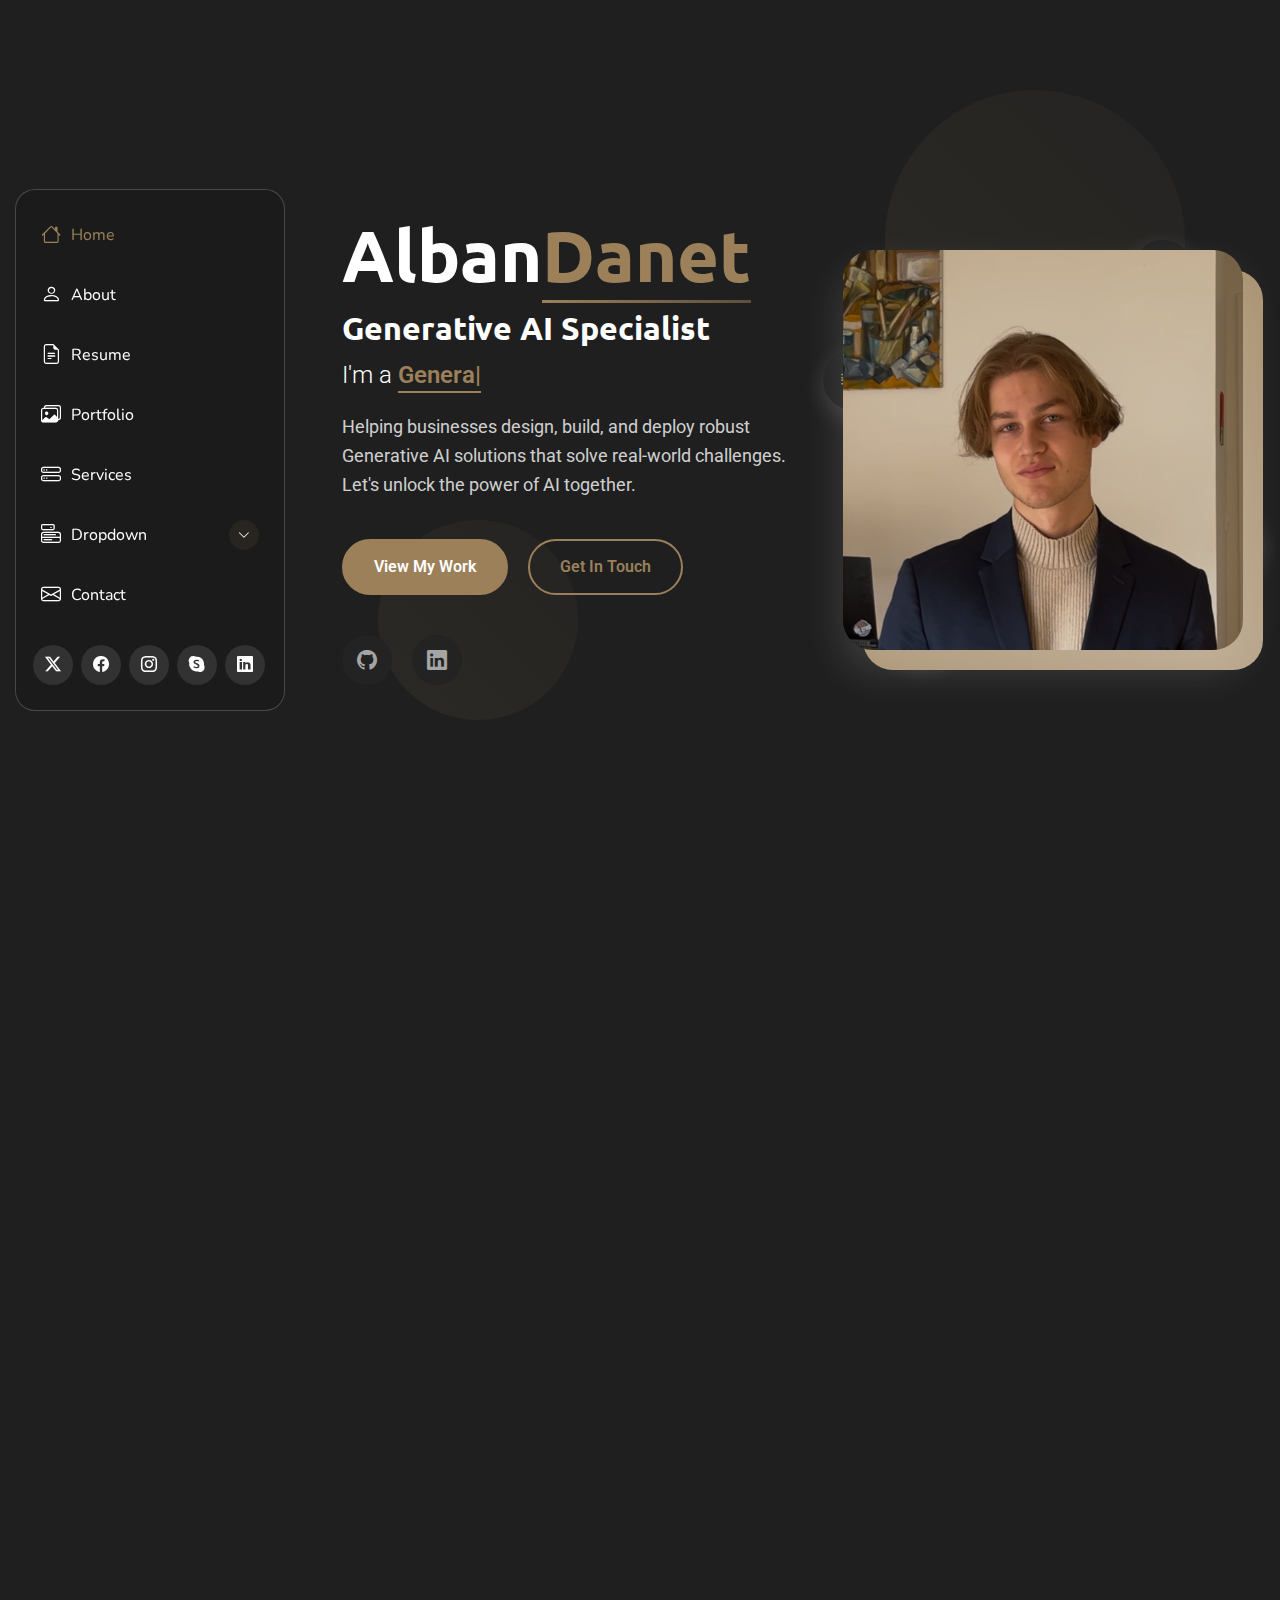
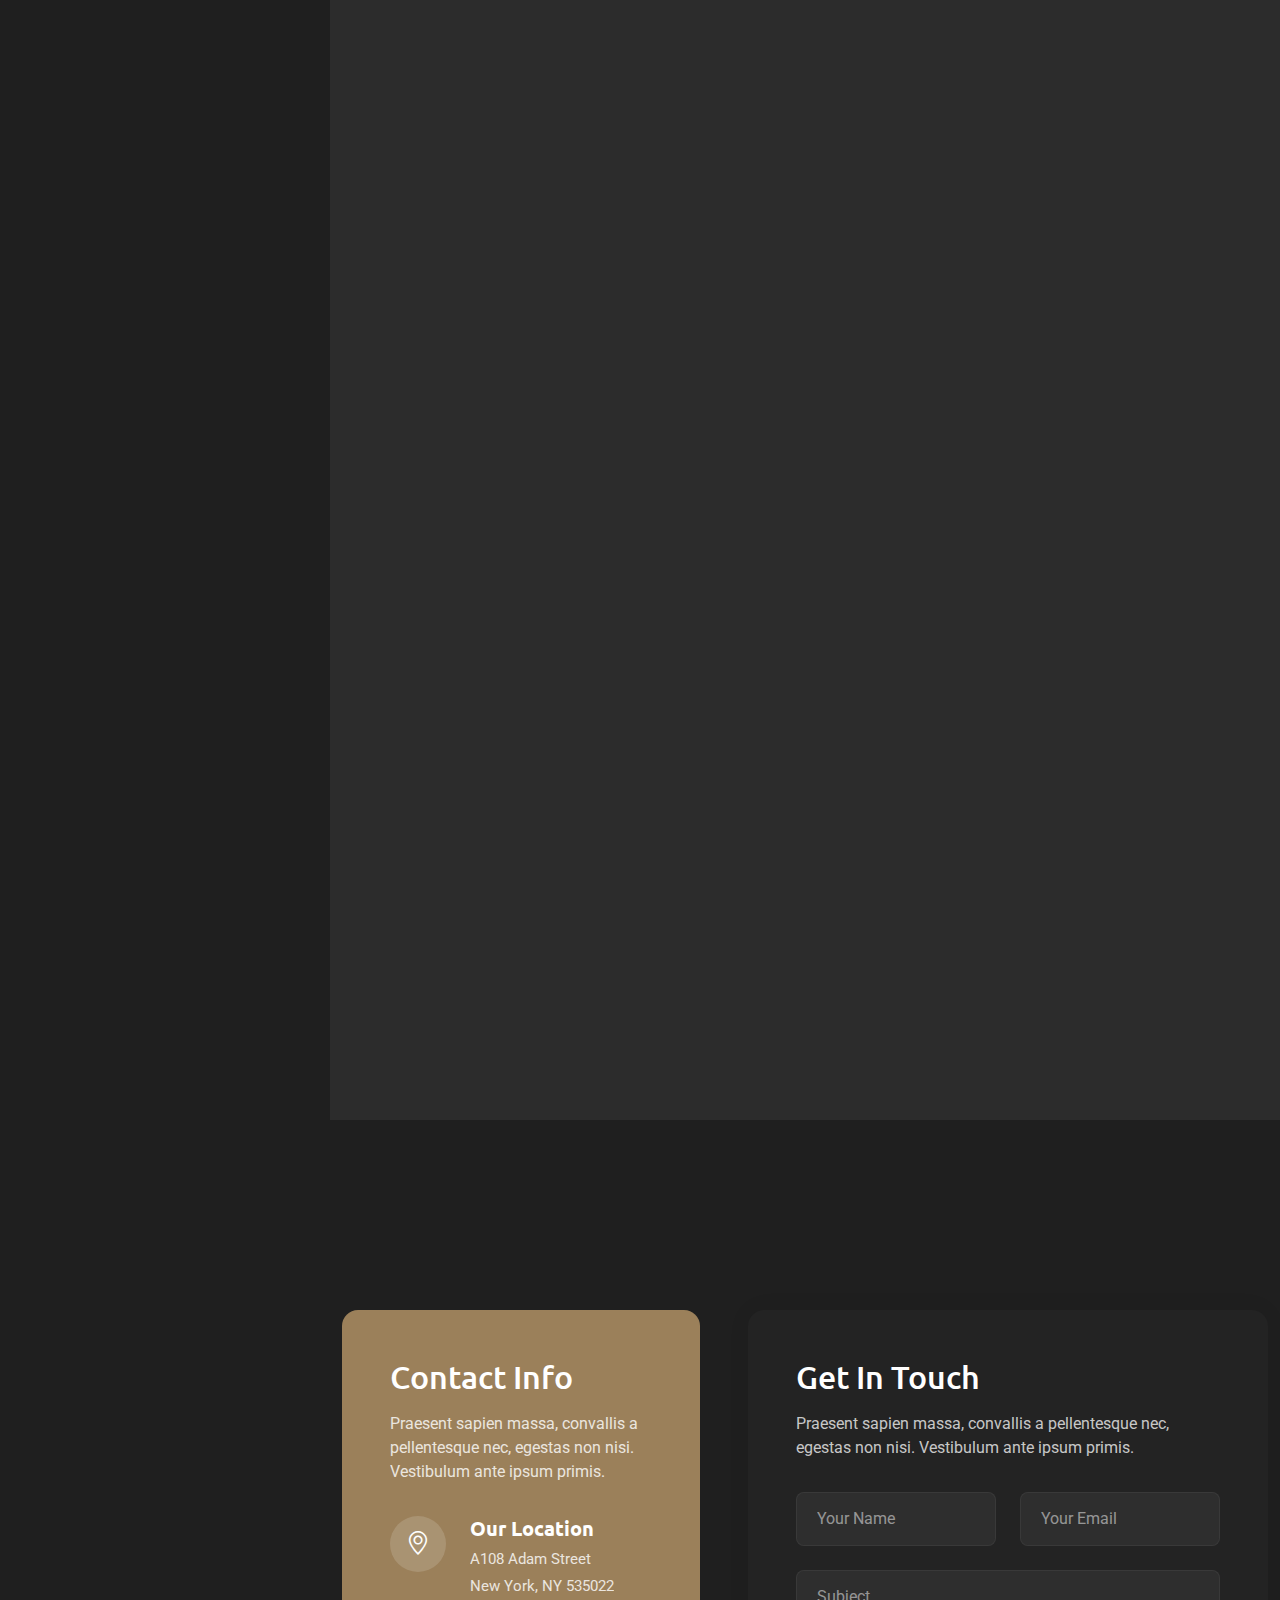
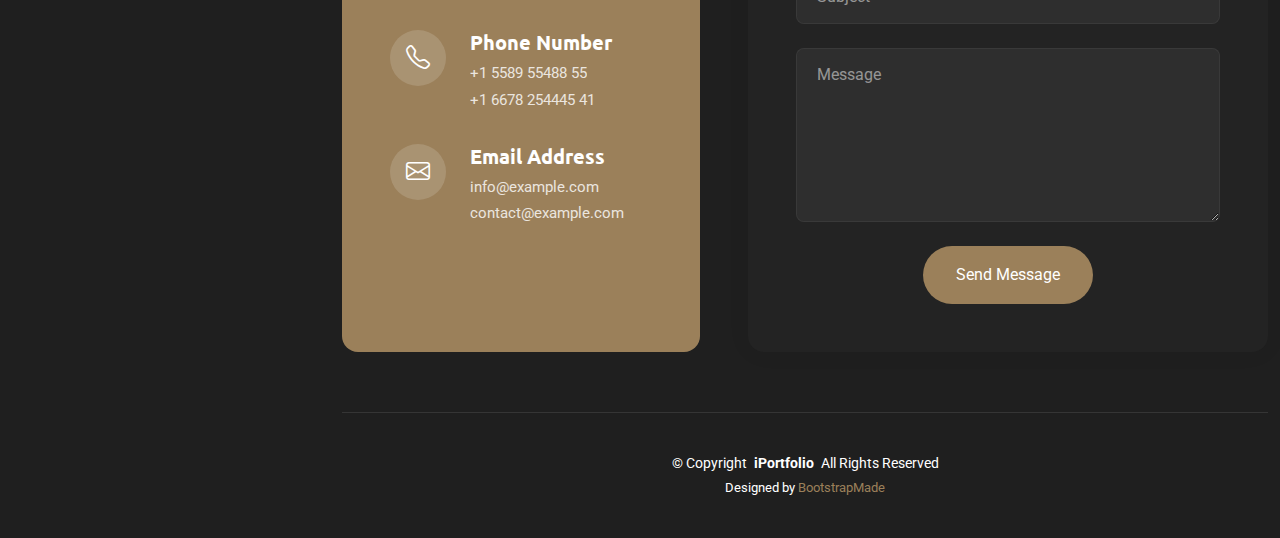
<file: index.html>
<!DOCTYPE html>
<html lang="en">

<head>
  <meta charset="utf-8">
  <meta content="width=device-width, initial-scale=1.0" name="viewport">
  <title>Index - SnapFolio Bootstrap Template</title>
  <meta name="description" content="">
  <meta name="keywords" content="">

  <!-- Favicons -->
  <link href="assets/img/favicon.png" rel="icon">
  <link href="assets/img/apple-touch-icon.png" rel="apple-touch-icon">

  <!-- Fonts -->
  <link href="https://fonts.googleapis.com" rel="preconnect">
  <link href="https://fonts.gstatic.com" rel="preconnect" crossorigin>
  <link href="https://fonts.googleapis.com/css2?family=Roboto:ital,wght@0,100;0,300;0,400;0,500;0,700;0,900;1,100;1,300;1,400;1,500;1,700;1,900&family=Ubuntu:ital,wght@0,300;0,400;0,500;0,700;1,300;1,400;1,500;1,700&family=Nunito:ital,wght@0,200;0,300;0,400;0,500;0,600;0,700;0,800;0,900;1,200;1,300;1,400;1,500;1,600;1,700;1,800;1,900&display=swap" rel="stylesheet">

  <!-- Vendor CSS Files -->
  <link href="assets/vendor/bootstrap/css/bootstrap.min.css" rel="stylesheet">
  <link href="assets/vendor/bootstrap-icons/bootstrap-icons.css" rel="stylesheet">
  <link href="assets/vendor/aos/aos.css" rel="stylesheet">
  <link href="assets/vendor/glightbox/css/glightbox.min.css" rel="stylesheet">
  <link href="assets/vendor/swiper/swiper-bundle.min.css" rel="stylesheet">

  <!-- Main CSS File -->
  <link href="assets/css/main.css" rel="stylesheet">

  <!-- =======================================================
  * Template Name: SnapFolio
  * Template URL: https://bootstrapmade.com/snapfolio-bootstrap-portfolio-template/
  * Updated: Jun 13 2025 with Bootstrap v5.3.6
  * Author: BootstrapMade.com
  * License: https://bootstrapmade.com/license/
  ======================================================== -->
</head>

<body class="index-page">

  <header id="header" class="header dark-background d-flex flex-column justify-content-center">
    <i class="header-toggle d-xl-none bi bi-list"></i>

    <div class="header-container d-flex flex-column align-items-start">
      <nav id="navmenu" class="navmenu">
        <ul>
          <li><a href="#hero" class="active"><i class="bi bi-house navicon"></i>Home</a></li>
          <li><a href="#about"><i class="bi bi-person navicon"></i> About</a></li>
          <li><a href="#resume"><i class="bi bi-file-earmark-text navicon"></i> Resume</a></li>
          <li><a href="#portfolio"><i class="bi bi-images navicon"></i> Portfolio</a></li>
          <li><a href="#services"><i class="bi bi-hdd-stack navicon"></i> Services</a></li>
          <li class="dropdown"><a href="#"><i class="bi bi-menu-button navicon"></i> <span>Dropdown</span> <i class="bi bi-chevron-down toggle-dropdown"></i></a>
            <ul>
              <li><a href="#">Dropdown 1</a></li>
              <li class="dropdown"><a href="#"><span>Deep Dropdown</span> <i class="bi bi-chevron-down toggle-dropdown"></i></a>
                <ul>
                  <li><a href="#">Deep Dropdown 1</a></li>
                  <li><a href="#">Deep Dropdown 2</a></li>
                  <li><a href="#">Deep Dropdown 3</a></li>
                  <li><a href="#">Deep Dropdown 4</a></li>
                  <li><a href="#">Deep Dropdown 5</a></li>
                </ul>
              </li>
              <li><a href="#">Dropdown 2</a></li>
              <li><a href="#">Dropdown 3</a></li>
              <li><a href="#">Dropdown 4</a></li>
            </ul>
          </li>
          <li><a href="#contact"><i class="bi bi-envelope navicon"></i> Contact</a></li>
        </ul>
      </nav>

      <div class="social-links text-center">
        <a href="#" class="twitter"><i class="bi bi-twitter-x"></i></a>
        <a href="#" class="facebook"><i class="bi bi-facebook"></i></a>
        <a href="#" class="instagram"><i class="bi bi-instagram"></i></a>
        <a href="#" class="google-plus"><i class="bi bi-skype"></i></a>
        <a href="https://www.linkedin.com/in/alban-danet" class="linkedin"><i class="bi bi-linkedin"></i></a>
      </div>

    </div>

  </header>

  <main class="main">

    <!-- Hero Section -->
    <section id="hero" class="hero section">

      <div class="background-elements">
        <div class="bg-circle circle-1"></div>
        <div class="bg-circle circle-2"></div>
      </div>

      <div class="hero-content">
        <div class="container">
          <div class="row align-items-center">

            <div class="col-lg-6" data-aos="fade-right" data-aos-delay="100">
              <div class="hero-text">
                <h1>Alban<span class="accent-text">Danet</span></h1>
                <h2>Generative AI Specialist</h2>
                <p class="lead">I'm a <span class="typed" data-typed-items="Generative AI Developer, AI Engineer, Data Scientist, LLM Specialist"></span></p>
                <p class="description">Helping businesses design, build, and deploy robust Generative AI solutions that solve real-world challenges. Let's unlock the power of AI together.</p>

                <div class="hero-actions">
                  <a href="#portfolio" class="btn btn-primary">View My Work</a>
                  <a href="#contact" class="btn btn-outline">Get In Touch</a>
                </div>

                <div class="social-links">
                  <a href="https://github.com/albiche" target="_blank"><i class="bi bi-github"></i></a>
                  <a href="https://www.linkedin.com/in/alban-danet" target="_blank"><i class="bi bi-linkedin"></i></a>
                </div>
              </div>
            </div>

            <div class="col-lg-6" data-aos="fade-left" data-aos-delay="200">
              <div class="hero-visual">
                <div class="profile-container">
                  <div class="profile-background"></div>
                  <img src="assets/img/profile/profile.PNG" alt="Alban Danet" class="profile-image">
                  <div class="floating-elements">
                    <div class="floating-icon icon-1"><i class="bi bi-lightbulb"></i></div>
                    <div class="floating-icon icon-2"><i class="bi bi-code-slash"></i></div>
                    <div class="floating-icon icon-3"><i class="bi bi-graph-up"></i></div>
                    <div class="floating-icon icon-4"><i class="bi bi-cpu"></i></div>
                  </div>
                </div>
              </div>
            </div>

          </div>
        </div>
      </div>

    </section><!-- /Hero Section -->


    <!-- About Section -->
    <section id="about" class="about section">

      <div class="container" data-aos="fade-up" data-aos-delay="100">

        <div class="row">
          <div class="col-lg-5" data-aos="zoom-in" data-aos-delay="200">
            <div class="profile-card">
              <div class="profile-header">
                <div class="profile-image">
                  <img src="assets/img/profile/profile.PNG" alt="Alban Danet" class="img-fluid">
                </div>
                <div class="profile-badge">
                  <i class="bi bi-check-circle-fill"></i>
                </div>
              </div>

              <div class="profile-content">
                <h3>Alban Danet</h3>
                <p class="profession">Freelance Generative AI Specialist</p>

                <div class="contact-links">
                  <a href="mailto:alban@example.com" class="contact-item">
                    <i class="bi bi-envelope"></i>
                   contact@albandanet.fr
                  </a>
                  <a href="tel:+33612345678" class="contact-item">
                    <i class="bi bi-telephone"></i>
                    +33 6 12 34 56 78
                  </a>
                  <a href="https://www.linkedin.com/in/alban-danet" class="contact-item" target="_blank">
                    <i class="bi bi-linkedin"></i>
                    LinkedIn
                  </a>
                </div>
              </div>
            </div>
          </div>

          <div class="col-lg-7" data-aos="fade-left" data-aos-delay="300">
            <div class="about-content">
              <div class="section-header">
                <span class="badge-text">Get to Know Me</span>
                <h2>Designing Robust AI Solutions for Real-World Impact</h2>
              </div>

              <div class="description">
                <p>
                  I'm a passionate Generative AI Specialist with a strong background in building and deploying AI-powered systems that solve real-world problems. My mission is to help businesses harness the power of Generative AI through tailored, production-ready solutions.
                </p>
                <p>
                  From developing an autonomous weather alert system for fishermen in Madagascar to delivering cutting-edge AI solutions at Pernod Ricard, I bring technical expertise, strategic thinking, and hands-on execution to every project.
                </p>
              </div>

              <div class="stats-grid">
                <div class="stat-item">
                  <div class="stat-number">10+</div>
                  <div class="stat-label">AI Projects Delivered</div>
                </div>
                <div class="stat-item">
                  <div class="stat-number">4+</div>
                  <div class="stat-label">Years Experience</div>
                </div>
                <div class="stat-item">
                  <div class="stat-number">100%</div>
                  <div class="stat-label">Client Focused</div>
                </div>
              </div>

              <div class="details-grid">
                <div class="detail-row">
                  <div class="detail-item">
                    <span class="detail-label">Specialization</span>
                    <span class="detail-value">Generative AI, Data Engineering, Automation</span>
                  </div>
                  <div class="detail-item">
                    <span class="detail-label">Experience Level</span>
                    <span class="detail-value">Senior Professional</span>
                  </div>
                </div>
                <div class="detail-row">
                  <div class="detail-item">
                    <span class="detail-label">Education</span>
                    <span class="detail-value">Engineering Degree in Data Science</span>
                  </div>
                  <div class="detail-item">
                    <span class="detail-label">Languages</span>
                    <span class="detail-value">French, English</span>
                  </div>
                </div>
              </div>

              <div class="cta-section">
                <a href="#resume" class="btn btn-primary">
                  <i class="bi bi-download"></i>
                  View Resume
                </a>
                <a href="#contact" class="btn btn-outline">
                  <i class="bi bi-chat-dots"></i>
                  Let's Talk
                </a>
              </div>
            </div>
          </div>
        </div>

      </div>
    </section><!-- /About Section -->


    <!-- Stats Section -->
    <section id="stats" class="stats section light-background">

      <div class="container" data-aos="fade-up" data-aos-delay="100">

        <div class="row justify-content-center">
          <div class="col-lg-10">
            <div class="stats-wrapper">

              <div class="stats-item" data-aos="zoom-in" data-aos-delay="150">
                <div class="icon-wrapper">
                  <i class="bi bi-cpu"></i>
                </div>
                <span class="purecounter" data-purecounter-start="0" data-purecounter-end="7" data-purecounter-duration="1"></span>
                <p>AI Projects Delivered</p>
              </div><!-- End Stats Item -->

              <div class="stats-item" data-aos="zoom-in" data-aos-delay="200">
                <div class="icon-wrapper">
                  <i class="bi bi-clock-history"></i>
                </div>
                <span class="purecounter" data-purecounter-start="0" data-purecounter-end="3" data-purecounter-duration="1"></span>
                <p>Years of Experience</p>
              </div><!-- End Stats Item -->

              <div class="stats-item" data-aos="zoom-in" data-aos-delay="250">
                <div class="icon-wrapper">
                  <i class="bi bi-people"></i>
                </div>
                <span class="purecounter" data-purecounter-start="0" data-purecounter-end="4" data-purecounter-duration="1"></span>
                <p>Major AI Systems at Pernod Ricard</p>
              </div><!-- End Stats Item -->

              <div class="stats-item" data-aos="zoom-in" data-aos-delay="300">
                <div class="icon-wrapper">
                  <i class="bi bi-emoji-smile"></i>
                </div>
                <span class="purecounter" data-purecounter-start="0" data-purecounter-end="35" data-purecounter-duration="1"></span>
                <p>Client Focused</p>
              </div><!-- End Stats Item -->

            </div>
          </div>
        </div>

      </div>
    </section><!-- /Stats Section -->


    <!-- Skills Section -->
    <section id="skills" class="skills section">

      <!-- Section Title -->
      <div class="container section-title" data-aos="fade-up">
        <h2>Skills</h2>
        <p>Designing, building, and deploying robust Generative AI solutions tailored to real business needs.</p>
      </div><!-- End Section Title -->

      <div class="container" data-aos="fade-up" data-aos-delay="100">

        <div class="row">
          <!-- AI & Machine Learning -->
          <div class="col-lg-6">
            <div class="skills-category" data-aos="fade-up" data-aos-delay="200">
              <h3>AI & Machine Learning</h3>
              <div class="skills-animation">
                <div class="skill-item">
                  <div class="d-flex justify-content-between align-items-center">
                    <h4>Python (NumPy, Pandas, PyTorch, TensorFlow)</h4>
                    <span class="skill-percentage">95%</span>
                  </div>
                  <div class="progress">
                    <div class="progress-bar" role="progressbar" aria-valuenow="95" aria-valuemin="0" aria-valuemax="100"></div>
                  </div>
                </div>

                <div class="skill-item">
                  <div class="d-flex justify-content-between align-items-center">
                    <h4>Machine Learning & NLP</h4>
                    <span class="skill-percentage">90%</span>
                  </div>
                  <div class="progress">
                    <div class="progress-bar" role="progressbar" aria-valuenow="90" aria-valuemin="0" aria-valuemax="100"></div>
                  </div>
                </div>

                <div class="skill-item">
                  <div class="d-flex justify-content-between align-items-center">
                    <h4>Data Analysis & Visualization</h4>
                    <span class="skill-percentage">85%</span>
                  </div>
                  <div class="progress">
                    <div class="progress-bar" role="progressbar" aria-valuenow="85" aria-valuemin="0" aria-valuemax="100"></div>
                  </div>
                </div>
              </div>
            </div><!-- End AI Skills -->
          </div>

          <!-- Prompt Engineering & LLMs -->
          <div class="col-lg-6">
            <div class="skills-category" data-aos="fade-up" data-aos-delay="300">
              <h3>Prompt Engineering & LLMs</h3>
              <div class="skills-animation">
                <div class="skill-item">
                  <div class="d-flex justify-content-between align-items-center">
                    <h4>Prompt Engineering (Advanced)</h4>
                    <span class="skill-percentage">95%</span>
                  </div>
                  <div class="progress">
                    <div class="progress-bar" role="progressbar" aria-valuenow="95" aria-valuemin="0" aria-valuemax="100"></div>
                  </div>
                </div>

                <div class="skill-item">
                  <div class="d-flex justify-content-between align-items-center">
                    <h4>LLM Integration (OpenAI, Claude, Mistral)</h4>
                    <span class="skill-percentage">90%</span>
                  </div>
                  <div class="progress">
                    <div class="progress-bar" role="progressbar" aria-valuenow="90" aria-valuemin="0" aria-valuemax="100"></div>
                  </div>
                </div>

                <div class="skill-item">
                  <div class="d-flex justify-content-between align-items-center">
                    <h4>Agents & LangChain / CrewAI</h4>
                    <span class="skill-percentage">85%</span>
                  </div>
                  <div class="progress">
                    <div class="progress-bar" role="progressbar" aria-valuenow="85" aria-valuemin="0" aria-valuemax="100"></div>
                  </div>
                </div>
              </div>
            </div><!-- End Prompt Engineering -->
          </div>
        </div>

        <div class="row mt-4">
          <!-- Data Engineering & Pipelines -->
          <div class="col-lg-6">
            <div class="skills-category" data-aos="fade-up" data-aos-delay="400">
              <h3>Data Engineering & Pipelines</h3>
              <div class="skills-animation">
                <div class="skill-item">
                  <div class="d-flex justify-content-between align-items-center">
                    <h4>SQL & NoSQL (PostgreSQL, MongoDB)</h4>
                    <span class="skill-percentage">90%</span>
                  </div>
                  <div class="progress">
                    <div class="progress-bar" role="progressbar" aria-valuenow="90" aria-valuemin="0" aria-valuemax="100"></div>
                  </div>
                </div>

                <div class="skill-item">
                  <div class="d-flex justify-content-between align-items-center">
                    <h4>Spark & Big Data</h4>
                    <span class="skill-percentage">80%</span>
                  </div>
                  <div class="progress">
                    <div class="progress-bar" role="progressbar" aria-valuenow="80" aria-valuemin="0" aria-valuemax="100"></div>
                  </div>
                </div>

                <div class="skill-item">
                  <div class="d-flex justify-content-between align-items-center">
                    <h4>Data Pipelines & ETL</h4>
                    <span class="skill-percentage">85%</span>
                  </div>
                  <div class="progress">
                    <div class="progress-bar" role="progressbar" aria-valuenow="85" aria-valuemin="0" aria-valuemax="100"></div>
                  </div>
                </div>
              </div>
            </div><!-- End Data Engineering -->
          </div>

          <!-- Software & Cloud -->
          <div class="col-lg-6">
            <div class="skills-category" data-aos="fade-up" data-aos-delay="500">
              <h3>Software & Cloud</h3>
              <div class="skills-animation">
                <div class="skill-item">
                  <div class="d-flex justify-content-between align-items-center">
                    <h4>APIs & Integration (REST, GraphQL)</h4>
                    <span class="skill-percentage">90%</span>
                  </div>
                  <div class="progress">
                    <div class="progress-bar" role="progressbar" aria-valuenow="90" aria-valuemin="0" aria-valuemax="100"></div>
                  </div>
                </div>

                <div class="skill-item">
                  <div class="d-flex justify-content-between align-items-center">
                    <h4>Cloud & DevOps (AWS, Azure, Heroku)</h4>
                    <span class="skill-percentage">85%</span>
                  </div>
                  <div class="progress">
                    <div class="progress-bar" role="progressbar" aria-valuenow="85" aria-valuemin="0" aria-valuemax="100"></div>
                  </div>
                </div>

                <div class="skill-item">
                  <div class="d-flex justify-content-between align-items-center">
                    <h4>Docker & GitHub Actions</h4>
                    <span class="skill-percentage">80%</span>
                  </div>
                  <div class="progress">
                    <div class="progress-bar" role="progressbar" aria-valuenow="80" aria-valuemin="0" aria-valuemax="100"></div>
                  </div>
                </div>
              </div>
            </div><!-- End Software & Cloud -->
          </div>
        </div>

      </div>
    </section><!-- /Skills Section -->


    <!-- Resume Section -->
    <section id="resume" class="resume section">

      <!-- Section Title -->
      <div class="container section-title" data-aos="fade-up">
        <h2>Resume</h2>
        <p>Generative AI Specialist with hands-on experience building production-ready AI solutions, from research-grade analysis to advanced multi-agent systems for industry.</p>
      </div><!-- End Section Title -->

      <div class="container" data-aos="fade-up" data-aos-delay="100">

        <div class="row gy-4">
          <!-- Left column with summary and contact -->
          <div class="col-lg-4">
            <div class="resume-side" data-aos="fade-right" data-aos-delay="100">
              <div class="profile-img mb-4">
                <img src="assets/img/profile/profile.PNG" alt="Alban Danet" class="img-fluid rounded">
              </div>

              <h3>Professional Summary</h3>
              <p>Freelance Generative AI Specialist with strong expertise in LLMs, prompt engineering, multi-agent systems, and end-to-end pipeline design. Passionate about solving real-world challenges through robust AI solutions tailored to client needs.</p>

              <h3 class="mt-4">Contact Information</h3>
              <ul class="contact-info list-unstyled">
                <li><i class="bi bi-geo-alt"></i> Paris, France</li>
                <li><i class="bi bi-envelope"></i> alban.danet@efrei.net</li>
                <li><i class="bi bi-phone"></i> +33 6 45 59 61 69</li>
                <li><i class="bi bi-linkedin"></i> <a href="https://www.linkedin.com/in/alban-danet" target="_blank">linkedin.com/in/alban-danet</a></li>
                <li><i class="bi bi-github"></i> <a href="https://github.com/albiche" target="_blank">github.com/albiche</a></li>
              </ul>

              <div class="skills-animation mt-4">
                <h3>Technical Skills</h3>
                <div class="skill-item">
                  <div class="d-flex justify-content-between">
                    <span>Python, JS, SQL</span>
                    <span>Advanced</span>
                  </div>
                  <div class="progress">
                    <div class="progress-bar" role="progressbar" aria-valuenow="90" aria-valuemin="0" aria-valuemax="100"></div>
                  </div>
                </div>
                <div class="skill-item">
                  <div class="d-flex justify-content-between">
                    <span>Generative AI, LLMs</span>
                    <span>Advanced</span>
                  </div>
                  <div class="progress">
                    <div class="progress-bar" role="progressbar" aria-valuenow="90" aria-valuemin="0" aria-valuemax="100"></div>
                  </div>
                </div>
                <div class="skill-item">
                  <div class="d-flex justify-content-between">
                    <span>Prompt Engineering</span>
                    <span>Expert</span>
                  </div>
                  <div class="progress">
                    <div class="progress-bar" role="progressbar" aria-valuenow="95" aria-valuemin="0" aria-valuemax="100"></div>
                  </div>
                </div>
                <div class="skill-item">
                  <div class="d-flex justify-content-between">
                    <span>Data & ML Pipelines</span>
                    <span>Advanced</span>
                  </div>
                  <div class="progress">
                    <div class="progress-bar" role="progressbar" aria-valuenow="85" aria-valuemin="0" aria-valuemax="100"></div>
                  </div>
                </div>
              </div>

              <div class="mt-4">
                <h3>Languages</h3>
                <ul class="list-unstyled">
                  <li>English: C1 (TOEIC 930)</li>
                  <li>French: Native</li>
                  <li>Spanish: B1</li>
                </ul>
              </div>

              <div class="mt-4">
                <h3>Certifications</h3>
                <ul class="list-unstyled">
                  <li>TensorFlow</li>
                  <li>Microsoft Azure</li>
                  <li>AWS</li>
                </ul>
              </div>

            </div>
          </div>

          <!-- Right column with experience and education -->
          <div class="col-lg-8 ps-4 ps-lg-5">
            <!-- Experience Section -->
            <div class="resume-section" data-aos="fade-up">
              <h3><i class="bi bi-briefcase me-2"></i>Professional Experience</h3>

              <div class="resume-item">
                <h4>AI Engineer Full Stack (M2 Internship)</h4>
                <h5>Mar 2025 – Sep 2025</h5>
                <p class="company"><i class="bi bi-building"></i> Pernod Ricard</p>
                <ul>
                  <li>Designed and deployed autonomous multi-agent systems to audit brand safety (DGP) across diverse media, with targeted scraping and intelligent detection.</li>
                  <li>Prototyped harmonization solutions for product naming using fuzzy matching, lightweight LLMs, advanced RAG, and human-in-the-loop validation.</li>
                  <li>Built a production-grade multimodal pipeline for analyzing ad content (image and audio extraction, generative AI processing, context enrichment via specialized agents).</li>
                  <li>Orchestrated robust workflows with dynamic batching, smart prompt management, retry strategies, and modular architecture for deployment.</li>
                </ul>
              </div>

              <div class="resume-item">
                <h4>Generative AI Engineer</h4>
                <h5>Mar 2024 – Jul 2024</h5>
                <p class="company"><i class="bi bi-building"></i> Falc’on (Startup)</p>
                <ul>
                  <li>Trained an AI model to convert complex texts into Easy-to-Read versions (FALC), with fine-tuning and RLHF optimization for clarity and compliance.</li>
                  <li>Delivered improved readability while adhering to accessibility standards.</li>
                </ul>
              </div>

              <div class="resume-item">
                <h4>Data Scientist (M1 Internship)</h4>
                <h5>Nov 2023 – Mar 2024</h5>
                <p class="company"><i class="bi bi-building"></i> IRMES Lab, INSEP & FFRS</p>
                <ul>
                  <li>Applied Elo-like scoring (ROL) to evaluate skateboarders' performance levels.</li>
                  <li>Performed novel analysis of age-performance curves using advanced models (Moore, IMAP) to determine peak performance ages.</li>
                  <li>Delivered actionable insights to coaches ahead of the Paris Olympics.</li>
                  <li>Leveraged generative AI tools for boosted productivity throughout the project.</li>
                </ul>
              </div>

              <div class="resume-item">
                <h4>Weather Alert System (Freelance / NGO)</h4>
                <h5>2023</h5>
                <p class="company"><i class="bi bi-building"></i> Association in Madagascar</p>
                <ul>
                  <li>Developed an autonomous weather alert system for local fishermen, integrating weather APIs, risk scoring, and SMS notifications via Twilio and Orange APIs.</li>
                  <li>Designed rule-based flag warning logic to improve safety and reduce maritime accidents.</li>
                </ul>
              </div>
            </div>

            <!-- Education Section -->
            <div class="resume-section" data-aos="fade-up" data-aos-delay="100">
              <h3><i class="bi bi-mortarboard me-2"></i>Education</h3>

              <div class="resume-item">
                <h4>Engineering Degree in Data Engineering</h4>
                <h5>2019 – 2025</h5>
                <p class="company"><i class="bi bi-building"></i> EFREI Paris</p>
                <p>Generalist engineering school with specialization in Data Science and AI. Courses included machine learning, generative AI, NLP, data engineering, cloud architecture, and software development.</p>
              </div>
            </div>

          </div>
        </div>
      </div>
    </section><!-- /Resume Section -->


    <!-- Portfolio Section -->
    <section id="portfolio" class="portfolio section">

      <!-- Section Title -->
      <div class="container section-title" data-aos="fade-up">
        <h2>Portfolio</h2>
        <p>A selection of real-world projects showcasing my experience building robust Generative AI solutions, from industry-scale pipelines to social impact systems.</p>
      </div><!-- End Section Title -->

      <div class="container" data-aos="fade-up" data-aos-delay="100">

        <div class="isotope-layout" data-default-filter="*" data-layout="masonry" data-sort="original-order">
          <div class="row">
            <div class="col-lg-3 filter-sidebar">
              <div class="filters-wrapper" data-aos="fade-right" data-aos-delay="150">
                <ul class="portfolio-filters isotope-filters">
                  <li data-filter="*" class="filter-active">All Projects</li>
                  <li data-filter=".filter-advertising">AI for Advertising</li>
                  <li data-filter=".filter-social">NGO / Social Impact</li>
                  <li data-filter=".filter-research">Research & NLP</li>
                </ul>
              </div>
            </div>

            <div class="col-lg-9">
              <div class="row gy-4 portfolio-container isotope-container" data-aos="fade-up" data-aos-delay="200">

                <!-- AI for Advertising -->
                <div class="col-lg-6 col-md-6 portfolio-item isotope-item filter-advertising">
                  <div class="portfolio-wrap">
                    <img src="assets/img/portfolio/image_tagging.png" class="img-fluid" alt="AI Image Tagging">
                    <div class="portfolio-info">
                      <div class="content">
                        <span class="category">AI for Advertising</span>
                        <h4>AI Image Tagging for Pernod RICARD</h4>
                        <div class="portfolio-links">
                          <a href="project-ai-image-tagging.html" title="More Details"><i class="bi bi-arrow-right"></i></a>
                        </div>
                      </div>
                    </div>
                  </div>
                </div>

                <div class="col-lg-6 col-md-6 portfolio-item isotope-item filter-advertising">
                  <div class="portfolio-wrap">
                    <img src="assets/img/portfolio/video_tagging.png" class="img-fluid" alt="AI Video Tagging">
                    <div class="portfolio-info">
                      <div class="content">
                        <span class="category">AI for Advertising</span>
                        <h4>AI Video Tagging for Pernod RICARD</h4>
                        <div class="portfolio-links">
                          <a href="project-ai-video-tagging.html" title="More Details"><i class="bi bi-arrow-right"></i></a>
                        </div>
                      </div>
                    </div>
                  </div>
                </div>

                <div class="col-lg-6 col-md-6 portfolio-item isotope-item filter-advertising">
                  <div class="portfolio-wrap">
                    <img src="assets/img/portfolio/dgp_audit.png" class="img-fluid" alt="DGP Agentic Audit">
                    <div class="portfolio-info">
                      <div class="content">
                        <span class="category">AI for Advertising</span>
                        <h4>DGP Agentic AUDIT for Pernod RICARD</h4>
                        <div class="portfolio-links">
                          <a href="project-dgp-agentic-audit.html" title="More Details"><i class="bi bi-arrow-right"></i></a>
                        </div>
                      </div>
                    </div>
                  </div>
                </div>

                <!-- NGO / Social Impact -->
                <div class="col-lg-6 col-md-6 portfolio-item isotope-item filter-social">
                  <div class="portfolio-wrap">
                    <img src="assets/img/portfolio/madagascar.png" class="img-fluid" alt="Weather Alert System">
                    <div class="portfolio-info">
                      <div class="content">
                        <span class="category">NGO / Social Impact</span>
                        <h4>Weather Automatic Alert System</h4>
                        <div class="portfolio-links">
                          <a href="project-weather-alert.html" title="More Details"><i class="bi bi-arrow-right"></i></a>
                        </div>
                      </div>
                    </div>
                  </div>
                </div>

                <!-- Research & NLP -->
                <div class="col-lg-6 col-md-6 portfolio-item isotope-item filter-research">
                  <div class="portfolio-wrap">
                    <img src="assets/img/portfolio/falc.png" class="img-fluid" alt="FALC Model">
                    <div class="portfolio-info">
                      <div class="content">
                        <span class="category">Research & NLP</span>
                        <h4>FALC Finetuned IA Model</h4>
                        <div class="portfolio-links">
                          <a href="project-falc-model.html" title="More Details"><i class="bi bi-arrow-right"></i></a>
                        </div>
                      </div>
                    </div>
                  </div>
                </div>

                <div class="col-lg-6 col-md-6 portfolio-item isotope-item filter-research">
                  <div class="portfolio-wrap">
                    <img src="assets/img/portfolio/age_vs_perf.png" class="img-fluid" alt="Age-Performance Dynamics">
                    <div class="portfolio-info">
                      <div class="content">
                        <span class="category">Research & NLP</span>
                        <h4>Age-Performance Dynamics in Skateboarding</h4>
                        <div class="portfolio-links">
                          <a href="portfolio-details.html" title="More Details"><i class="bi bi-arrow-right"></i></a>
                        </div>
                      </div>
                    </div>
                  </div>
                </div>

                </div><!-- End Item -->

              </div><!-- End Portfolio Container -->
            </div>
          </div>
        </div>

      </div>
    </section><!-- /Portfolio Section -->



    <!-- Services Section -->
    <section id="services" class="services section">

      <!-- Section Title -->
      <div class="container section-title" data-aos="fade-up">
        <h2>Services</h2>
        <p>Necessitatibus eius consequatur ex aliquid fuga eum quidem sint consectetur velit</p>
      </div><!-- End Section Title -->

      <div class="container" data-aos="fade-up" data-aos-delay="100">

        <div class="service-header">
          <div class="row align-items-center">
            <div class="col-lg-8 col-md-12">
              <div class="service-intro">
                <h2 class="service-heading">
                  <div>Innovative business</div>
                  <div><span>performance solutions</span></div>
                </h2>
              </div>
            </div>
            <div class="col-lg-4 col-md-12">
              <div class="service-summary">
                <p>
                  We integrate forward-thinking strategies, creative approaches, and state-of-the-art technologies to deliver exceptional customer experiences that drive growth and engage target markets.
                </p>
                <a href="services.html" class="service-btn">
                  View All Services
                  <i class="bi bi-arrow-right"></i>
                </a>
              </div>
            </div>
          </div>
        </div>

        <div class="row justify-content-center">
          <div class="col-lg-4 col-md-6" data-aos="fade-up" data-aos-delay="100">
            <div class="service-card position-relative z-1">
              <div class="service-icon">
                <i class="bi bi-palette"></i>
              </div>
              <a href="service-details.html" class="card-action d-flex align-items-center justify-content-center rounded-circle">
                <i class="bi bi-arrow-up-right"></i>
              </a>
              <h3>
                <a href="service-details.html">
                  Creative <span>branding</span>
                </a>
              </h3>
              <p>
                Nulla facilisi. Maecenas eget magna neque. Suspendisse potenti. Curabitur eleifend nisi non magna vulputate, vel condimentum libero tempus. Proin consectetur feugiat diam.
              </p>
            </div>
          </div>
          <div class="col-lg-4 col-md-6" data-aos="fade-up" data-aos-delay="200">
            <div class="service-card position-relative z-1">
              <div class="service-icon">
                <i class="bi bi-gem"></i>
              </div>
              <a href="service-details.html" class="card-action d-flex align-items-center justify-content-center rounded-circle">
                <i class="bi bi-arrow-up-right"></i>
              </a>
              <h3>
                <a href="service-details.html">
                  Design <span>systems</span>
                </a>
              </h3>
              <p>
                Praesent euismod varius tellus, vel bibendum nunc interdum at. Donec vehicula diam vel metus venenatis convallis. Aliquam erat volutpat. Etiam viverra magna sit amet.
              </p>
            </div>
          </div>
          <div class="col-lg-4 col-md-6" data-aos="fade-up" data-aos-delay="300">
            <div class="service-card position-relative z-1">
              <div class="service-icon">
                <i class="bi bi-megaphone"></i>
              </div>
              <a href="service-details.html" class="card-action d-flex align-items-center justify-content-center rounded-circle">
                <i class="bi bi-arrow-up-right"></i>
              </a>
              <h3>
                <a href="service-details.html">
                  Marketing <span>strategies</span>
                </a>
              </h3>
              <p>
                Vivamus tempor velit id magna dictum, sed fermentum nisi faucibus. Integer nec pretium sapien. Fusce tincidunt ligula et purus consequat, ac pellentesque nulla eleifend.
              </p>
            </div>
          </div>
          <div class="col-lg-4 col-md-6" data-aos="fade-up" data-aos-delay="100">
            <div class="service-card position-relative z-1">
              <div class="service-icon">
                <i class="bi bi-code-slash"></i>
              </div>
              <a href="service-details.html" class="card-action d-flex align-items-center justify-content-center rounded-circle">
                <i class="bi bi-arrow-up-right"></i>
              </a>
              <h3>
                <a href="service-details.html">
                  Digital <span>platforms</span>
                </a>
              </h3>
              <p>
                Cras fermentum odio eu feugiat malesuada. Vestibulum ante ipsum primis in faucibus orci luctus et accumsan cursus. Morbi placerat nulla vel nunc viverra accumsan.
              </p>
            </div>
          </div>
          <div class="col-lg-4 col-md-6" data-aos="fade-up" data-aos-delay="200">
            <div class="service-card position-relative z-1">
              <div class="service-icon">
                <i class="bi bi-graph-up"></i>
              </div>
              <a href="service-details.html" class="card-action d-flex align-items-center justify-content-center rounded-circle">
                <i class="bi bi-arrow-up-right"></i>
              </a>
              <h3>
                <a href="service-details.html">
                  Growth <span>acceleration</span>
                </a>
              </h3>
              <p>
                Aenean vel augue vel nisi bibendum posuere. Phasellus in lacus quis urna sodales dignissim. Duis aliquam libero eget risus facilisis. Quisque eget libero vel nisl fringilla.
              </p>
            </div>
          </div>
          <div class="col-lg-4 col-md-6" data-aos="fade-up" data-aos-delay="300">
            <div class="service-card position-relative z-1">
              <div class="service-icon">
                <i class="bi bi-camera-video"></i>
              </div>
              <a href="service-details.html" class="card-action d-flex align-items-center justify-content-center rounded-circle">
                <i class="bi bi-arrow-up-right"></i>
              </a>
              <h3>
                <a href="service-details.html">
                  Media <span>solutions</span>
                </a>
              </h3>
              <p>
                Etiam efficitur lacus in diam finibus, nec ultrices est sagittis. Maecenas elementum magna sed risus faucibus, nec commodo purus facilisis. Vestibulum accumsan magna.
              </p>
            </div>
          </div>
        </div>

      </div>

    </section><!-- /Services Section -->

    <!-- Testimonials Section -->
    <section id="testimonials" class="testimonials section light-background">

      <!-- Section Title -->
      <div class="container section-title" data-aos="fade-up">
        <h2>Testimonials</h2>
        <p>Necessitatibus eius consequatur ex aliquid fuga eum quidem sint consectetur velit</p>
      </div><!-- End Section Title -->

      <div class="container">

        <div class="testimonial-masonry">

          <div class="testimonial-item" data-aos="fade-up">
            <div class="testimonial-content">
              <div class="quote-pattern">
                <i class="bi bi-quote"></i>
              </div>
              <p>Implementing innovative strategies has revolutionized our approach to market challenges and competitive positioning.</p>
              <div class="client-info">
                <div class="client-image">
                  <img src="assets/img/person/person-f-7.webp" alt="Client">
                </div>
                <div class="client-details">
                  <h3>Rachel Bennett</h3>
                  <span class="position">Strategy Director</span>
                </div>
              </div>
            </div>
          </div>

          <div class="testimonial-item highlight" data-aos="fade-up" data-aos-delay="100">
            <div class="testimonial-content">
              <div class="quote-pattern">
                <i class="bi bi-quote"></i>
              </div>
              <p>Exceptional service delivery and innovative solutions have transformed our business operations, leading to remarkable growth and enhanced customer satisfaction across all touchpoints.</p>
              <div class="client-info">
                <div class="client-image">
                  <img src="assets/img/person/person-m-7.webp" alt="Client">
                </div>
                <div class="client-details">
                  <h3>Daniel Morgan</h3>
                  <span class="position">Chief Innovation Officer</span>
                </div>
              </div>
            </div>
          </div>

          <div class="testimonial-item" data-aos="fade-up" data-aos-delay="200">
            <div class="testimonial-content">
              <div class="quote-pattern">
                <i class="bi bi-quote"></i>
              </div>
              <p>Strategic partnership has enabled seamless digital transformation and operational excellence.</p>
              <div class="client-info">
                <div class="client-image">
                  <img src="assets/img/person/person-f-8.webp" alt="Client">
                </div>
                <div class="client-details">
                  <h3>Emma Thompson</h3>
                  <span class="position">Digital Lead</span>
                </div>
              </div>
            </div>
          </div>

          <div class="testimonial-item" data-aos="fade-up" data-aos-delay="300">
            <div class="testimonial-content">
              <div class="quote-pattern">
                <i class="bi bi-quote"></i>
              </div>
              <p>Professional expertise and dedication have significantly improved our project delivery timelines and quality metrics.</p>
              <div class="client-info">
                <div class="client-image">
                  <img src="assets/img/person/person-m-8.webp" alt="Client">
                </div>
                <div class="client-details">
                  <h3>Christopher Lee</h3>
                  <span class="position">Technical Director</span>
                </div>
              </div>
            </div>
          </div>

          <div class="testimonial-item highlight" data-aos="fade-up" data-aos-delay="400">
            <div class="testimonial-content">
              <div class="quote-pattern">
                <i class="bi bi-quote"></i>
              </div>
              <p>Collaborative approach and industry expertise have revolutionized our product development cycle, resulting in faster time-to-market and increased customer engagement levels.</p>
              <div class="client-info">
                <div class="client-image">
                  <img src="assets/img/person/person-f-9.webp" alt="Client">
                </div>
                <div class="client-details">
                  <h3>Olivia Carter</h3>
                  <span class="position">Product Manager</span>
                </div>
              </div>
            </div>
          </div>

          <div class="testimonial-item" data-aos="fade-up" data-aos-delay="500">
            <div class="testimonial-content">
              <div class="quote-pattern">
                <i class="bi bi-quote"></i>
              </div>
              <p>Innovative approach to user experience design has significantly enhanced our platform's engagement metrics and customer retention rates.</p>
              <div class="client-info">
                <div class="client-image">
                  <img src="assets/img/person/person-m-13.webp" alt="Client">
                </div>
                <div class="client-details">
                  <h3>Nathan Brooks</h3>
                  <span class="position">UX Director</span>
                </div>
              </div>
            </div>
          </div>

        </div>

      </div>

    </section><!-- /Testimonials Section -->

    <!-- Contact Section -->
    <section id="contact" class="contact section">

      <!-- Section Title -->
      <div class="container section-title" data-aos="fade-up">
        <h2>Contact</h2>
        <p>Necessitatibus eius consequatur ex aliquid fuga eum quidem sint consectetur velit</p>
      </div><!-- End Section Title -->

      <div class="container">

        <div class="row g-4 g-lg-5">
          <div class="col-lg-5">
            <div class="info-box">
              <h3>Contact Info</h3>
              <p>Praesent sapien massa, convallis a pellentesque nec, egestas non nisi. Vestibulum ante ipsum primis.</p>

              <div class="info-item">
                <div class="icon-box">
                  <i class="bi bi-geo-alt"></i>
                </div>
                <div class="content">
                  <h4>Our Location</h4>
                  <p>A108 Adam Street</p>
                  <p>New York, NY 535022</p>
                </div>
              </div>

              <div class="info-item">
                <div class="icon-box">
                  <i class="bi bi-telephone"></i>
                </div>
                <div class="content">
                  <h4>Phone Number</h4>
                  <p>+1 5589 55488 55</p>
                  <p>+1 6678 254445 41</p>
                </div>
              </div>

              <div class="info-item">
                <div class="icon-box">
                  <i class="bi bi-envelope"></i>
                </div>
                <div class="content">
                  <h4>Email Address</h4>
                  <p>info@example.com</p>
                  <p>contact@example.com</p>
                </div>
              </div>
            </div>
          </div>

          <div class="col-lg-7">
            <div class="contact-form">
              <h3>Get In Touch</h3>
              <p>Praesent sapien massa, convallis a pellentesque nec, egestas non nisi. Vestibulum ante ipsum primis.</p>

              <form action="forms/contact.php" method="post" class="php-email-form">
                <div class="row gy-4">

                  <div class="col-md-6">
                    <input type="text" name="name" class="form-control" placeholder="Your Name" required="">
                  </div>

                  <div class="col-md-6 ">
                    <input type="email" class="form-control" name="email" placeholder="Your Email" required="">
                  </div>

                  <div class="col-12">
                    <input type="text" class="form-control" name="subject" placeholder="Subject" required="">
                  </div>

                  <div class="col-12">
                    <textarea class="form-control" name="message" rows="6" placeholder="Message" required=""></textarea>
                  </div>

                  <div class="col-12 text-center">
                    <div class="loading">Loading</div>
                    <div class="error-message"></div>
                    <div class="sent-message">Your message has been sent. Thank you!</div>

                    <button type="submit" class="btn">Send Message</button>
                  </div>

                </div>
              </form>

            </div>
          </div>

        </div>

      </div>

    </section><!-- /Contact Section -->

  </main>

  <footer id="footer" class="footer position-relative">

    <div class="container">
      <div class="copyright text-center ">
        <p>© <span>Copyright</span> <strong class="px-1 sitename">iPortfolio</strong> <span>All Rights Reserved</span></p>
      </div>
      <div class="credits">
        <!-- All the links in the footer should remain intact. -->
        <!-- You can delete the links only if you've purchased the pro version. -->
        <!-- Licensing information: https://bootstrapmade.com/license/ -->
        <!-- Purchase the pro version with working PHP/AJAX contact form: [buy-url] -->
        Designed by <a href="https://bootstrapmade.com/">BootstrapMade</a>
      </div>
    </div>

  </footer>

  <!-- Scroll Top -->
  <a href="#" id="scroll-top" class="scroll-top d-flex align-items-center justify-content-center"><i class="bi bi-arrow-up-short"></i></a>

  <!-- Preloader -->
  <div id="preloader"></div>

  <!-- Vendor JS Files -->
  <script src="assets/vendor/bootstrap/js/bootstrap.bundle.min.js"></script>
  <script src="assets/vendor/php-email-form/validate.js"></script>
  <script src="assets/vendor/aos/aos.js"></script>
  <script src="assets/vendor/typed.js/typed.umd.js"></script>
  <script src="assets/vendor/purecounter/purecounter_vanilla.js"></script>
  <script src="assets/vendor/waypoints/noframework.waypoints.js"></script>
  <script src="assets/vendor/isotope-layout/isotope.pkgd.min.js"></script>
  <script src="assets/vendor/imagesloaded/imagesloaded.pkgd.min.js"></script>
  <script src="assets/vendor/glightbox/js/glightbox.min.js"></script>
  <script src="assets/vendor/swiper/swiper-bundle.min.js"></script>

  <!-- Main JS File -->
  <script src="assets/js/main.js"></script>

</body>

</html>
</file>
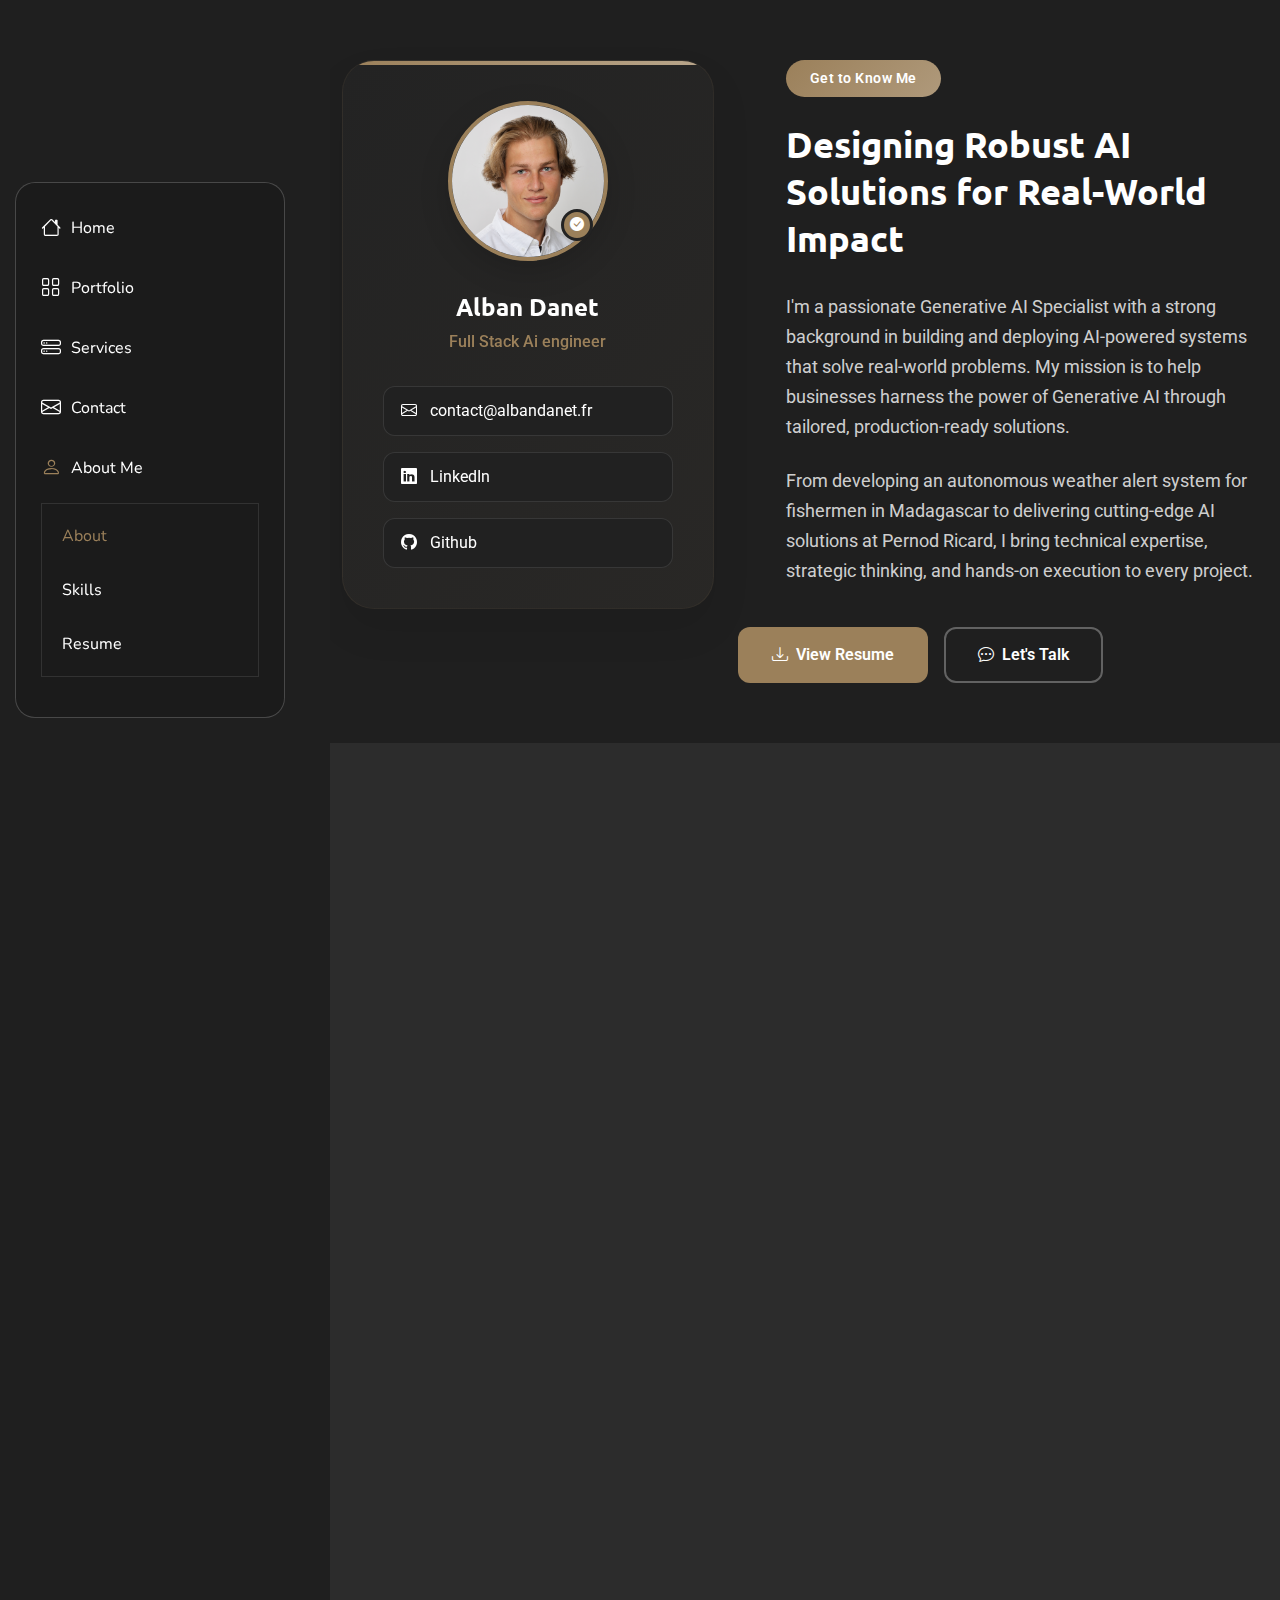
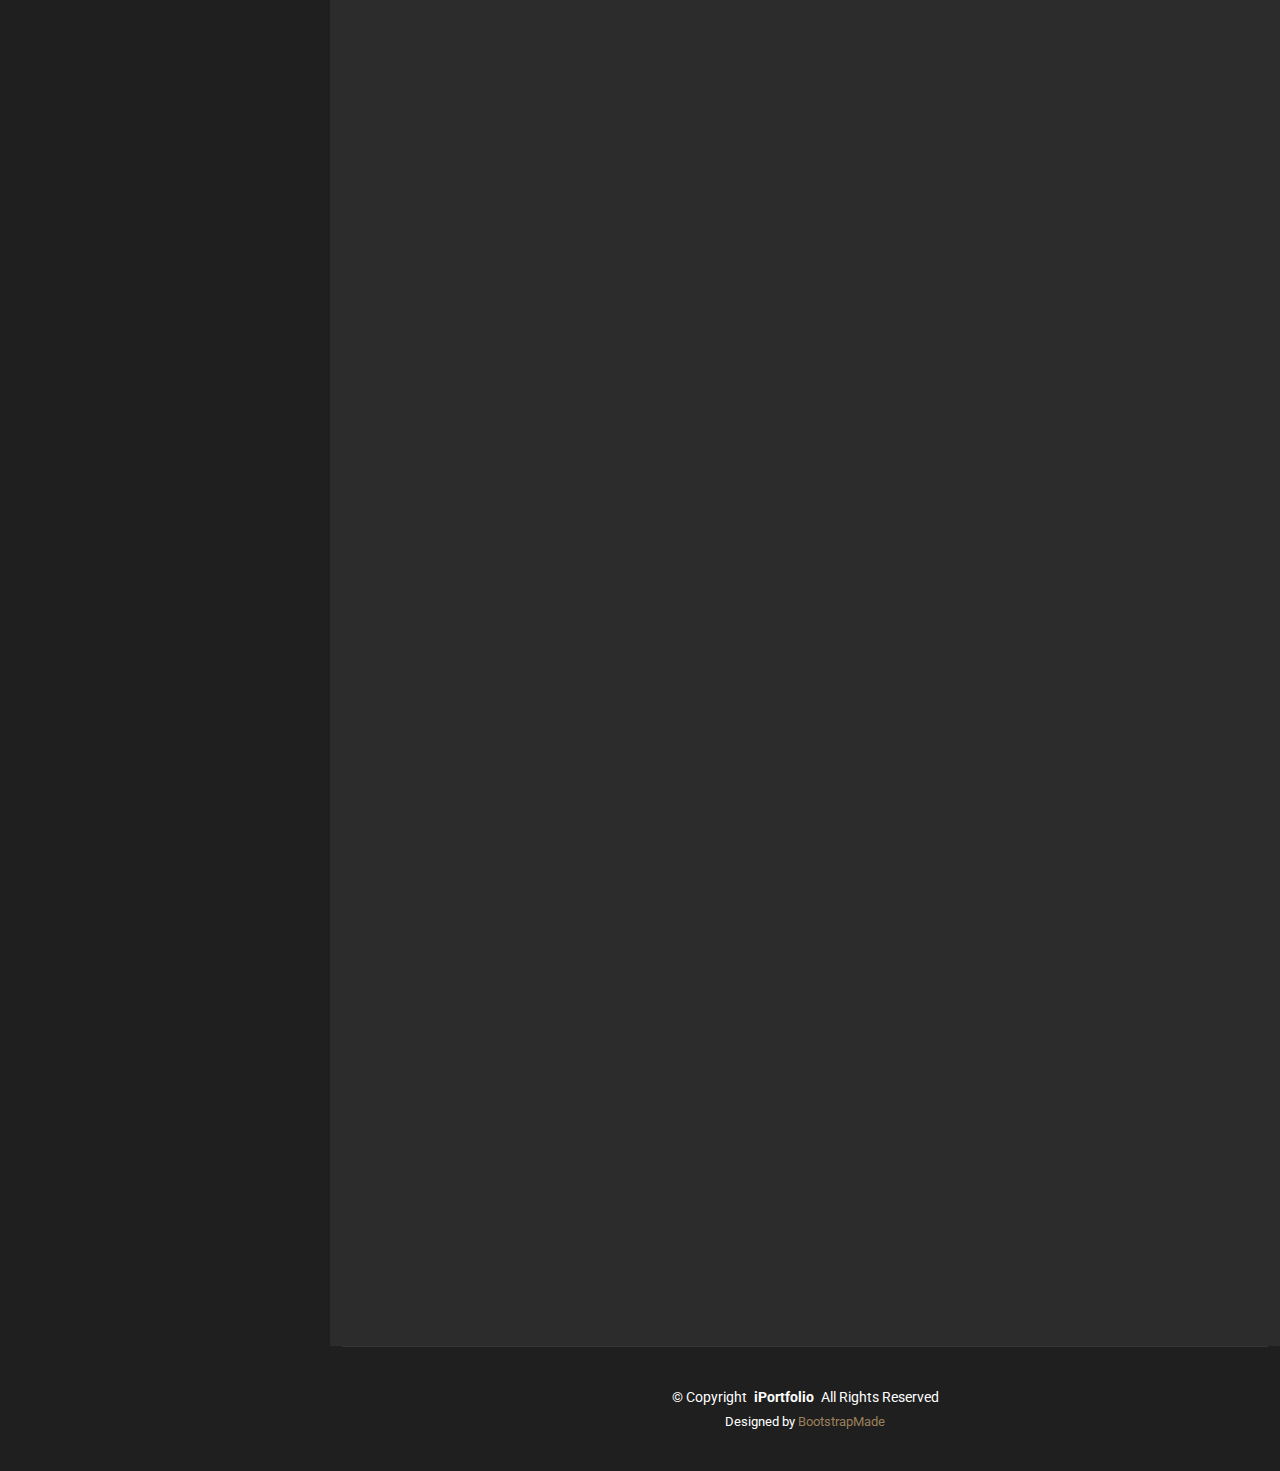
<file: about-me.html>
<!DOCTYPE html>
<html lang="en">

<head>
  <meta charset="utf-8">
  <meta content="width=device-width, initial-scale=1.0" name="viewport">
  <title>Profile</title>
  <meta name="description" content="">
  <meta name="keywords" content="">

  <!-- Favicons -->
  <link href="assets/img/adicon.png" rel="icon">
  <link href="assets/img/apple-touch-adicon.png" rel="apple-touch-icon">

  <!-- Fonts -->
  <link href="https://fonts.googleapis.com" rel="preconnect">
  <link href="https://fonts.gstatic.com" rel="preconnect" crossorigin>
  <link href="https://fonts.googleapis.com/css2?family=Roboto:ital,wght@0,100;0,300;0,400;0,500;0,700;0,900;1,100;1,300;1,400;1,500;1,700;1,900&family=Ubuntu:ital,wght@0,300;0,400;0,500;0,700;1,300;1,400;1,500;1,700&family=Nunito:ital,wght@0,200;0,300;0,400;0,500;0,600;0,700;0,800;0,900;1,200;1,300;1,400;1,500;1,600;1,700;1,800;1,900&display=swap" rel="stylesheet">

  <!-- Vendor CSS Files -->
  <link href="assets/vendor/bootstrap/css/bootstrap.min.css" rel="stylesheet">
  <link href="assets/vendor/bootstrap-icons/bootstrap-icons.css" rel="stylesheet">
  <link href="assets/vendor/aos/aos.css" rel="stylesheet">
  <link href="assets/vendor/glightbox/css/glightbox.min.css" rel="stylesheet">
  <link href="assets/vendor/swiper/swiper-bundle.min.css" rel="stylesheet">

  <!-- Main CSS File -->
  <link href="assets/css/main.css" rel="stylesheet">

  <!-- =======================================================
  * Template Name: SnapFolio
  * Template URL: https://bootstrapmade.com/snapfolio-bootstrap-portfolio-template/
  * Updated: Jun 13 2025 with Bootstrap v5.3.6
  * Author: BootstrapMade.com
  * License: https://bootstrapmade.com/license/
  ======================================================== -->
</head>


<body class="index-page">

  <header id="header" class="header dark-background d-flex flex-column justify-content-center">
    <i class="header-toggle d-xl-none bi bi-list"></i>

    <div class="header-container d-flex flex-column align-items-start">
      <nav id="navmenu" class="navmenu">
        <ul>
          <li><a href="index.html#hero" class="active"><i class="bi bi-house navicon"></i> Home</a></li>
          <li><a href="index.html#portfolio"><i class="bi bi-grid navicon"></i> Portfolio</a></li>
          <li><a href="index.html#services"><i class="bi bi-hdd-stack navicon"></i> Services</a></li>
          <li><a href="index.html#contact"><i class="bi bi-envelope navicon"></i> Contact</a></li>
          <li class="dropdown active">
            <a href="about-me.html" class="active">
              <i class="bi bi-person navicon"></i> <span>About Me</span>
            </a>

            <ul class="dropdown-active">
                <li><a href="#about">About</a></li>
                <li><a href="#skills">Skills</a></li>
                <li><a href="#resume">Resume</a></li>
            </ul>
          </li>
        </ul>
      </nav>
    </div>

  </header>

  <main class="main">

    <!-- About Section -->
    <section id="about" class="about section">

      <div class="container" data-aos="fade-up" data-aos-delay="100">

        <div class="row">
          <div class="col-lg-5" data-aos="zoom-in" data-aos-delay="200">
            <div class="profile-card">
              <div class="profile-header">
                <div class="profile-image">
                  <img src="assets/img/profile/profile-square-pro.JPG" alt="Alban Danet" class="img-fluid">
                </div>
                <div class="profile-badge">
                  <i class="bi bi-check-circle-fill"></i>
                </div>
              </div>

              <div class="profile-content">
                <h3>Alban Danet</h3>
                <p class="profession">Full Stack Ai engineer</p>

                <div class="contact-links">
                  <a href="mailto:alban@example.com" class="contact-item">
                    <i class="bi bi-envelope"></i>
                   contact@albandanet.fr
                  </a>
                  
                  <a href="https://www.linkedin.com/in/alban-danet" class="contact-item" target="_blank">
                    <i class="bi bi-linkedin"></i>
                    LinkedIn
                  </a>
                  <a href="https://github.com/albiche" class="contact-item" target="_blank">
                    <i class="bi bi-github"></i>
                    Github
                  </a>
                </div>
              </div>
            </div>
          </div>

          <div class="col-lg-7" data-aos="fade-left" data-aos-delay="300">
            <div class="about-content">
              <div class="section-header">
                <span class="badge-text">Get to Know Me</span>
                <h2>Designing Robust AI Solutions for Real-World Impact</h2>
              </div>
              <div class="description">
                <p>
                  I'm a passionate Generative AI Specialist with a strong background in building and deploying AI-powered systems that solve real-world problems. My mission is to help businesses harness the power of Generative AI through tailored, production-ready solutions.
                </p>
                <p>
                  From developing an autonomous weather alert system for fishermen in Madagascar to delivering cutting-edge AI solutions at Pernod Ricard, I bring technical expertise, strategic thinking, and hands-on execution to every project.
                </p>
              </div>
              
              </div>

              <div class="cta-section">
                <a href="#resume" class="btn btn-primary">
                  <i class="bi bi-download"></i>
                  View Resume
                </a>
                <a href="index.html#contact" class="btn btn-outline">
                  <i class="bi bi-chat-dots"></i>
                  Let's Talk
                </a>
              </div>
            </div>
          </div>
        </div>

      </div>
    </section><!-- /About Section -->


    <!-- Stats Section -->
    <section id="stats" class="stats section light-background">

      <div class="container" data-aos="fade-up" data-aos-delay="100">

        <div class="row justify-content-center">
          <div class="col-lg-10">
            <div class="stats-wrapper">

              <div class="stats-item" data-aos="zoom-in" data-aos-delay="150">
                <div class="icon-wrapper">
                  <i class="bi bi-cpu"></i>
                </div>
                <span class="purecounter" data-purecounter-start="0" data-purecounter-end="7" data-purecounter-duration="1"></span>
                <p>AI Projects Delivered</p>
              </div><!-- End Stats Item -->

              <div class="stats-item" data-aos="zoom-in" data-aos-delay="200">
                <div class="icon-wrapper">
                  <i class="bi bi-clock-history"></i>
                </div>
                <span class="purecounter" data-purecounter-start="0" data-purecounter-end="3" data-purecounter-duration="1"></span>
                <p>Years of Experience</p>
              </div><!-- End Stats Item -->

              <div class="stats-item" data-aos="zoom-in" data-aos-delay="250">
                <div class="icon-wrapper">
                  <i class="bi bi-people"></i>
                </div>
                <span class="purecounter" data-purecounter-start="0" data-purecounter-end="4" data-purecounter-duration="1"></span>
                <p>Major AI Systems at Pernod Ricard</p>
              </div><!-- End Stats Item -->

              <div class="stats-item" data-aos="zoom-in" data-aos-delay="300">
                <div class="icon-wrapper">
                  <i class="bi bi-emoji-smile"></i>
                </div>
                <span class="purecounter" data-purecounter-start="0" data-purecounter-end="12" data-purecounter-duration="1"></span>
                <p>Client Focused</p>
              </div><!-- End Stats Item -->

            </div>
          </div>
        </div>

      </div>
    </section><!-- /Stats Section -->

    
    <!-- Skills Section -->
    <!--
    <section id="skills" class="skills section">

      
      <div class="container section-title" data-aos="fade-up">
        <h2>Skills</h2>
        <p>Designing, building, and deploying robust Generative AI solutions tailored to real business needs.</p>
      </div>

      <div class="container" data-aos="fade-up" data-aos-delay="100">

        <div class="row">
           
          <div class="col-lg-6">
            <div class="skills-category" data-aos="fade-up" data-aos-delay="200">
              <h3>AI & Machine Learning</h3>
              <div class="skills-animation">
                <div class="skill-item">
                  <div class="d-flex justify-content-between align-items-center">
                    <h4>Python (NumPy, Pandas, PyTorch, TensorFlow)</h4>
                    <span class="skill-percentage">95%</span>
                  </div>
                  <div class="progress">
                    <div class="progress-bar" role="progressbar" aria-valuenow="95" aria-valuemin="0" aria-valuemax="100"></div>
                  </div>
                </div>

                <div class="skill-item">
                  <div class="d-flex justify-content-between align-items-center">
                    <h4>Machine Learning & NLP</h4>
                    <span class="skill-percentage">90%</span>
                  </div>
                  <div class="progress">
                    <div class="progress-bar" role="progressbar" aria-valuenow="90" aria-valuemin="0" aria-valuemax="100"></div>
                  </div>
                </div>

                <div class="skill-item">
                  <div class="d-flex justify-content-between align-items-center">
                    <h4>Data Analysis & Visualization</h4>
                    <span class="skill-percentage">85%</span>
                  </div>
                  <div class="progress">
                    <div class="progress-bar" role="progressbar" aria-valuenow="85" aria-valuemin="0" aria-valuemax="100"></div>
                  </div>
                </div>
              </div>
            </div> 
          </div>

       
          <div class="col-lg-6">
            <div class="skills-category" data-aos="fade-up" data-aos-delay="300">
              <h3>Prompt Engineering & LLMs</h3>
              <div class="skills-animation">
                <div class="skill-item">
                  <div class="d-flex justify-content-between align-items-center">
                    <h4>Prompt Engineering (Advanced)</h4>
                    <span class="skill-percentage">95%</span>
                  </div>
                  <div class="progress">
                    <div class="progress-bar" role="progressbar" aria-valuenow="95" aria-valuemin="0" aria-valuemax="100"></div>
                  </div>
                </div>

                <div class="skill-item">
                  <div class="d-flex justify-content-between align-items-center">
                    <h4>LLM Integration (OpenAI, Claude, Mistral)</h4>
                    <span class="skill-percentage">90%</span>
                  </div>
                  <div class="progress">
                    <div class="progress-bar" role="progressbar" aria-valuenow="90" aria-valuemin="0" aria-valuemax="100"></div>
                  </div>
                </div>

                <div class="skill-item">
                  <div class="d-flex justify-content-between align-items-center">
                    <h4>Agents & LangChain / CrewAI</h4>
                    <span class="skill-percentage">85%</span>
                  </div>
                  <div class="progress">
                    <div class="progress-bar" role="progressbar" aria-valuenow="85" aria-valuemin="0" aria-valuemax="100"></div>
                  </div>
                </div>
              </div>
            </div> 
          </div>
        </div>

        <div class="row mt-4">
           
          <div class="col-lg-6">
            <div class="skills-category" data-aos="fade-up" data-aos-delay="400">
              <h3>Data Engineering & Pipelines</h3>
              <div class="skills-animation">
                <div class="skill-item">
                  <div class="d-flex justify-content-between align-items-center">
                    <h4>SQL & NoSQL (PostgreSQL, MongoDB)</h4>
                    <span class="skill-percentage">90%</span>
                  </div>
                  <div class="progress">
                    <div class="progress-bar" role="progressbar" aria-valuenow="90" aria-valuemin="0" aria-valuemax="100"></div>
                  </div>
                </div>

                <div class="skill-item">
                  <div class="d-flex justify-content-between align-items-center">
                    <h4>Spark & Big Data</h4>
                    <span class="skill-percentage">80%</span>
                  </div>
                  <div class="progress">
                    <div class="progress-bar" role="progressbar" aria-valuenow="80" aria-valuemin="0" aria-valuemax="100"></div>
                  </div>
                </div>

                <div class="skill-item">
                  <div class="d-flex justify-content-between align-items-center">
                    <h4>Data Pipelines & ETL</h4>
                    <span class="skill-percentage">85%</span>
                  </div>
                  <div class="progress">
                    <div class="progress-bar" role="progressbar" aria-valuenow="85" aria-valuemin="0" aria-valuemax="100"></div>
                  </div>
                </div>
              </div>
            </div> 
          </div>

      
          <div class="col-lg-6">
            <div class="skills-category" data-aos="fade-up" data-aos-delay="500">
              <h3>Software & Cloud</h3>
              <div class="skills-animation">
                <div class="skill-item">
                  <div class="d-flex justify-content-between align-items-center">
                    <h4>APIs & Integration (REST, GraphQL)</h4>
                    <span class="skill-percentage">90%</span>
                  </div>
                  <div class="progress">
                    <div class="progress-bar" role="progressbar" aria-valuenow="90" aria-valuemin="0" aria-valuemax="100"></div>
                  </div>
                </div>

                <div class="skill-item">
                  <div class="d-flex justify-content-between align-items-center">
                    <h4>Cloud & DevOps (AWS, Azure, Heroku)</h4>
                    <span class="skill-percentage">85%</span>
                  </div>
                  <div class="progress">
                    <div class="progress-bar" role="progressbar" aria-valuenow="85" aria-valuemin="0" aria-valuemax="100"></div>
                  </div>
                </div>

                <div class="skill-item">
                  <div class="d-flex justify-content-between align-items-center">
                    <h4>Docker & GitHub Actions</h4>
                    <span class="skill-percentage">80%</span>
                  </div>
                  <div class="progress">
                    <div class="progress-bar" role="progressbar" aria-valuenow="80" aria-valuemin="0" aria-valuemax="100"></div>
                  </div>
                </div>
              </div>
            </div> 
          </div>
        </div>

      </div>
    </section> 
    -->
    <!-- Resume Section -->
    <section id="resume" class="resume section light-background">

      <!-- Section Title -->
      <div class="container section-title" data-aos="fade-up">
        <h2>Resume</h2>
        <p>Generative AI Specialist with hands-on experience building production-ready AI solutions, from research-grade analysis to advanced multi-agent systems for industry.</p>
      </div><!-- End Section Title -->

      <div class="container" data-aos="fade-up" data-aos-delay="100">

        <div class="row gy-4">
          <!-- Left column with summary and contact -->
          <div class="col-lg-4">
            <div class="resume-side" data-aos="fade-right" data-aos-delay="100">
              
              <h3>Professional Summary</h3>
              <p>AI Specialist with strong expertise in LLMs, prompt engineering, multi-agent systems, and end-to-end pipeline design. Passionate about solving real-world challenges through robust AI solutions tailored to client needs.</p>

              <h3 class="mt-4">Contact Information</h3>
              <ul class="contact-info list-unstyled">
                <li><i class="bi bi-geo-alt"></i> Paris, France</li>
                <li><i class="bi bi-envelope"></i> alban.danetpro@gmail.com</li>
                <li><i class="bi bi-linkedin"></i> <a href="https://www.linkedin.com/in/alban-danet" target="_blank">linkedin.com/in/alban-danet</a></li>
                <li><i class="bi bi-github"></i> <a href="https://github.com/albiche" target="_blank">github.com/albiche</a></li>
              </ul>


              <div class="mt-4">
                <h3>Languages</h3>
                <ul class="list-unstyled">
                  <li>English: C1 (TOEIC 930)</li>
                  <li>French: Native</li>
                  <li>Spanish: B1</li>
                </ul>
              </div>

              <div class="mt-4">
                <h3>Certifications</h3>
                <ul class="list-unstyled">
                  <li>TensorFlow</li>
                  <li>Microsoft Azure</li>
                  <li>AWS</li>
                </ul>
              </div>

            </div>
          </div>

          <!-- Right column with experience and education -->
          <div class="col-lg-8 ps-4 ps-lg-5">
            <!-- Experience Section -->
            <div class="resume-section" data-aos="fade-up">
              <h3><i class="bi bi-briefcase me-2"></i>Professional Experience</h3>

              <div class="resume-item">
                <h4>AI Engineer Full Stack (M2 Internship)</h4>
                <h5>Mar 2025 – Sep 2025</h5>
                <p class="company"><i class="bi bi-building"></i> Pernod Ricard</p>
                <ul>
                  <li>Designed and deployed autonomous multi-agent systems to audit brand safety (DGP) across diverse media, with targeted scraping and intelligent detection.</li>
                  <li>Prototyped harmonization solutions for product naming using fuzzy matching, lightweight LLMs, advanced RAG, and human-in-the-loop validation.</li>
                  <li>Built a production-grade multimodal pipeline for analyzing ad content (image and audio extraction, generative AI processing, context enrichment via specialized agents).</li>
                  <li>Orchestrated robust workflows with dynamic batching, smart prompt management, retry strategies, and modular architecture for deployment.</li>
                </ul>
              </div>

              <div class="resume-item">
                <h4>Weather Alert System </h4>
                <h5>Oct 2024</h5>
                <p class="company"><i class="bi bi-building"></i> Association in Madagascar</p>
                <ul>
                  <li>Developed an autonomous weather alert system for local fishermen, integrating weather APIs, risk scoring, and SMS notifications via Twilio and Orange APIs.</li>
                  <li>Designed rule-based flag warning logic to improve safety and reduce maritime accidents.</li>
                </ul>
              </div>
            </div>

              <div class="resume-item">
                <h4>Generative AI Engineer</h4>
                <h5>Mar 2024 – Jul 2024</h5>
                <p class="company"><i class="bi bi-building"></i> Falc’on (Startup)</p>
                <ul>
                  <li>Trained an AI model to convert complex texts into Easy-to-Read versions (FALC), with fine-tuning and RLHF optimization for clarity and compliance.</li>
                  <li>Delivered improved readability while adhering to accessibility standards.</li>
                </ul>
              </div>

              <div class="resume-item">
                <h4>Data Scientist (M1 Internship)</h4>
                <h5>Nov 2023 – Mar 2024</h5>
                <p class="company"><i class="bi bi-building"></i> IRMES Lab, INSEP & FFRS</p>
                <ul>
                  <li>Applied Elo-like scoring (ROL) to evaluate skateboarders' performance levels.</li>
                  <li>Performed novel analysis of age-performance curves using advanced models (Moore, IMAP) to determine peak performance ages.</li>
                  <li>Delivered actionable insights to coaches ahead of the Paris Olympics.</li>
                  <li>Leveraged generative AI tools for boosted productivity throughout the project.</li>
                </ul>
              </div>

            <!-- Education Section -->
            <div class="resume-section" data-aos="fade-up" data-aos-delay="100">
              <h3><i class="bi bi-mortarboard me-2"></i>Education</h3>

              <div class="resume-item">
                <h4>Engineering Degree in Data Engineering</h4>
                <h5>2019 – 2025</h5>
                <p class="company"><i class="bi bi-building"></i> EFREI Paris</p>
                <p>Generalist engineering school with specialization in Data Science and AI. Courses included machine learning, generative AI, NLP, data engineering, cloud architecture, and software development.</p>
              </div>
            </div>

          </div>
        </div>
      </div>
    </section><!-- /Resume Section -->


    <!--
  
     Testimonials Section 
    <section id="testimonials" class="testimonials section light-background">

       Section Title 
      <div class="container section-title" data-aos="fade-up">
        <h2>Testimonials</h2>
        <p>Necessitatibus eius consequatur ex aliquid fuga eum quidem sint consectetur velit</p>
      </div>End Section Title 

      <div class="container">

        <div class="testimonial-masonry">

          <div class="testimonial-item" data-aos="fade-up">
            <div class="testimonial-content">
              <div class="quote-pattern">
                <i class="bi bi-quote"></i>
              </div>
              <p>Implementing innovative strategies has revolutionized our approach to market challenges and competitive positioning.</p>
              <div class="client-info">
                <div class="client-image">
                  <img src="assets/img/person/person-f-7.webp" alt="Client">
                </div>
                <div class="client-details">
                  <h3>Rachel Bennett</h3>
                  <span class="position">Strategy Director</span>
                </div>
              </div>
            </div>
          </div>

          <div class="testimonial-item highlight" data-aos="fade-up" data-aos-delay="100">
            <div class="testimonial-content">
              <div class="quote-pattern">
                <i class="bi bi-quote"></i>
              </div>
              <p>Exceptional service delivery and innovative solutions have transformed our business operations, leading to remarkable growth and enhanced customer satisfaction across all touchpoints.</p>
              <div class="client-info">
                <div class="client-image">
                  <img src="assets/img/person/person-m-7.webp" alt="Client">
                </div>
                <div class="client-details">
                  <h3>Daniel Morgan</h3>
                  <span class="position">Chief Innovation Officer</span>
                </div>
              </div>
            </div>
          </div>

          <div class="testimonial-item" data-aos="fade-up" data-aos-delay="200">
            <div class="testimonial-content">
              <div class="quote-pattern">
                <i class="bi bi-quote"></i>
              </div>
              <p>Strategic partnership has enabled seamless digital transformation and operational excellence.</p>
              <div class="client-info">
                <div class="client-image">
                  <img src="assets/img/person/person-f-8.webp" alt="Client">
                </div>
                <div class="client-details">
                  <h3>Emma Thompson</h3>
                  <span class="position">Digital Lead</span>
                </div>
              </div>
            </div>
          </div>

          <div class="testimonial-item" data-aos="fade-up" data-aos-delay="300">
            <div class="testimonial-content">
              <div class="quote-pattern">
                <i class="bi bi-quote"></i>
              </div>
              <p>Professional expertise and dedication have significantly improved our project delivery timelines and quality metrics.</p>
              <div class="client-info">
                <div class="client-image">
                  <img src="assets/img/person/person-m-8.webp" alt="Client">
                </div>
                <div class="client-details">
                  <h3>Christopher Lee</h3>
                  <span class="position">Technical Director</span>
                </div>
              </div>
            </div>
          </div>

          <div class="testimonial-item highlight" data-aos="fade-up" data-aos-delay="400">
            <div class="testimonial-content">
              <div class="quote-pattern">
                <i class="bi bi-quote"></i>
              </div>
              <p>Collaborative approach and industry expertise have revolutionized our product development cycle, resulting in faster time-to-market and increased customer engagement levels.</p>
              <div class="client-info">
                <div class="client-image">
                  <img src="assets/img/person/person-f-9.webp" alt="Client">
                </div>
                <div class="client-details">
                  <h3>Olivia Carter</h3>
                  <span class="position">Product Manager</span>
                </div>
              </div>
            </div>
          </div>

          <div class="testimonial-item" data-aos="fade-up" data-aos-delay="500">
            <div class="testimonial-content">
              <div class="quote-pattern">
                <i class="bi bi-quote"></i>
              </div>
              <p>Innovative approach to user experience design has significantly enhanced our platform's engagement metrics and customer retention rates.</p>
              <div class="client-info">
                <div class="client-image">
                  <img src="assets/img/person/person-m-13.webp" alt="Client">
                </div>
                <div class="client-details">
                  <h3>Nathan Brooks</h3>
                  <span class="position">UX Director</span>
                </div>
              </div>
            </div>
          </div>

        </div>

      </div>

    </section> /Testimonials Section
    -->

    



  </main>

  <footer id="footer" class="footer position-relative">

    <div class="container">
      <div class="copyright text-center ">
        <p>© <span>Copyright</span> <strong class="px-1 sitename">iPortfolio</strong> <span>All Rights Reserved</span></p>
      </div>
      <div class="credits">
        <!-- All the links in the footer should remain intact. -->
        <!-- You can delete the links only if you've purchased the pro version. -->
        <!-- Licensing information: https://bootstrapmade.com/license/ -->
        <!-- Purchase the pro version with working PHP/AJAX contact form: [buy-url] -->
        Designed by <a href="https://bootstrapmade.com/">BootstrapMade</a>
      </div>
    </div>

  </footer>

  <!-- Scroll Top -->
  <a href="#" id="scroll-top" class="scroll-top d-flex align-items-center justify-content-center"><i class="bi bi-arrow-up-short"></i></a>

  <!-- Preloader -->
  <div id="preloader"></div>

  <!-- Vendor JS Files -->
<script src="assets/vendor/bootstrap/js/bootstrap.bundle.min.js"></script>
<script src="assets/vendor/php-email-form/validate.js"></script>
<script src="assets/vendor/aos/aos.js"></script>
<script src="assets/vendor/typed.js/typed.umd.js"></script>
<script src="assets/vendor/purecounter/purecounter_vanilla.js"></script>
<script src="assets/vendor/waypoints/noframework.waypoints.js"></script>
<script src="assets/vendor/isotope-layout/isotope.pkgd.min.js"></script>
<script src="assets/vendor/imagesloaded/imagesloaded.pkgd.min.js"></script>
<script src="assets/vendor/glightbox/js/glightbox.min.js"></script>
<script src="assets/vendor/swiper/swiper-bundle.min.js"></script>

<!-- Main JS File -->
<script src="assets/js/main.js"></script>
<!-- Contact Form Handler -->
<script src="assets/js/contact-form-handler.js"></script>


</body>

</html>
</file>
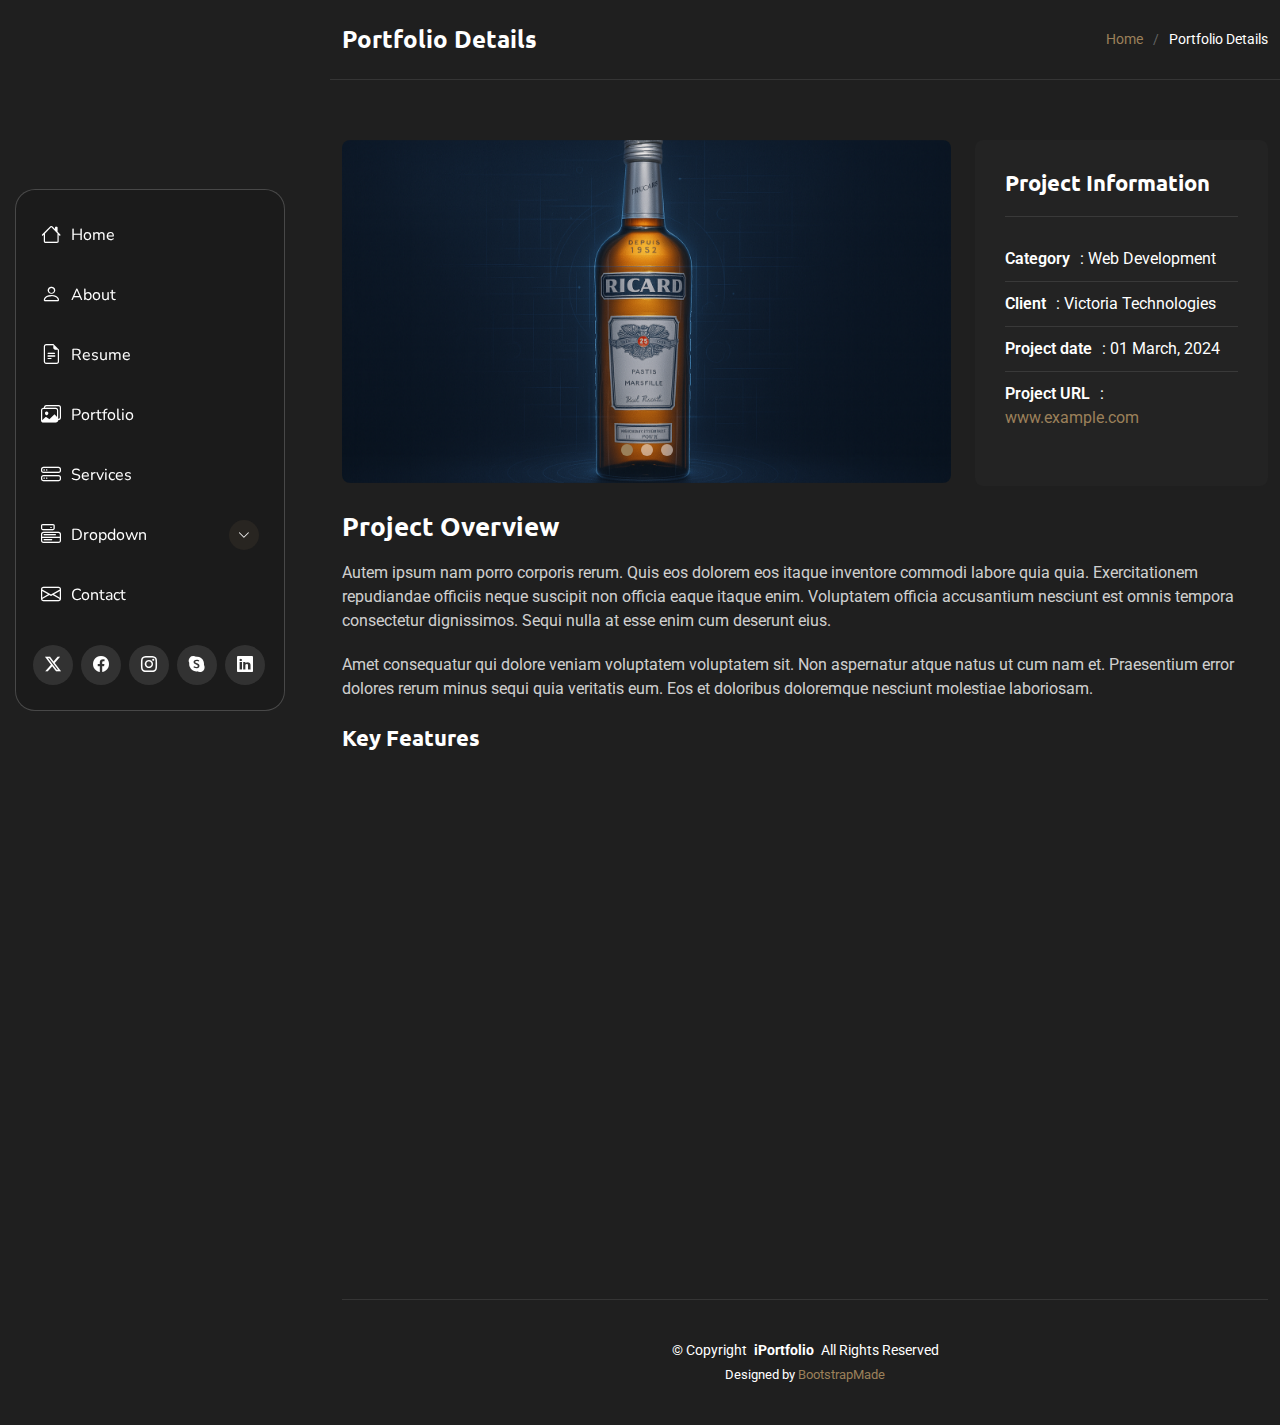
<file: portfolio-details.html>
<!DOCTYPE html>
<html lang="en">

<head>
  <meta charset="utf-8">
  <meta content="width=device-width, initial-scale=1.0" name="viewport">
  <title>Portfolio Details - SnapFolio Bootstrap Template</title>
  <meta name="description" content="">
  <meta name="keywords" content="">

  <!-- Favicons -->
  <link href="assets/img/favicon.png" rel="icon">
  <link href="assets/img/apple-touch-icon.png" rel="apple-touch-icon">

  <!-- Fonts -->
  <link href="https://fonts.googleapis.com" rel="preconnect">
  <link href="https://fonts.gstatic.com" rel="preconnect" crossorigin>
  <link href="https://fonts.googleapis.com/css2?family=Roboto:ital,wght@0,100;0,300;0,400;0,500;0,700;0,900;1,100;1,300;1,400;1,500;1,700;1,900&family=Ubuntu:ital,wght@0,300;0,400;0,500;0,700;1,300;1,400;1,500;1,700&family=Nunito:ital,wght@0,200;0,300;0,400;0,500;0,600;0,700;0,800;0,900;1,200;1,300;1,400;1,500;1,600;1,700;1,800;1,900&display=swap" rel="stylesheet">

  <!-- Vendor CSS Files -->
  <link href="assets/vendor/bootstrap/css/bootstrap.min.css" rel="stylesheet">
  <link href="assets/vendor/bootstrap-icons/bootstrap-icons.css" rel="stylesheet">
  <link href="assets/vendor/aos/aos.css" rel="stylesheet">
  <link href="assets/vendor/glightbox/css/glightbox.min.css" rel="stylesheet">
  <link href="assets/vendor/swiper/swiper-bundle.min.css" rel="stylesheet">

  <!-- Main CSS File -->
  <link href="assets/css/main.css" rel="stylesheet">

  <!-- =======================================================
  * Template Name: SnapFolio
  * Template URL: https://bootstrapmade.com/snapfolio-bootstrap-portfolio-template/
  * Updated: Jun 13 2025 with Bootstrap v5.3.6
  * Author: BootstrapMade.com
  * License: https://bootstrapmade.com/license/
  ======================================================== -->
</head>

<body class="portfolio-details-page">

  <header id="header" class="header dark-background d-flex flex-column justify-content-center">
    <i class="header-toggle d-xl-none bi bi-list"></i>

    <div class="header-container d-flex flex-column align-items-start">
      <nav id="navmenu" class="navmenu">
        <ul>
          <li><a href="#hero"><i class="bi bi-house navicon"></i>Home</a></li>
          <li><a href="#about"><i class="bi bi-person navicon"></i> About</a></li>
          <li><a href="#resume"><i class="bi bi-file-earmark-text navicon"></i> Resume</a></li>
          <li><a href="#portfolio"><i class="bi bi-images navicon"></i> Portfolio</a></li>
          <li><a href="#services"><i class="bi bi-hdd-stack navicon"></i> Services</a></li>
          <li class="dropdown"><a href="#"><i class="bi bi-menu-button navicon"></i> <span>Dropdown</span> <i class="bi bi-chevron-down toggle-dropdown"></i></a>
            <ul>
              <li><a href="#">Dropdown 1</a></li>
              <li class="dropdown"><a href="#"><span>Deep Dropdown</span> <i class="bi bi-chevron-down toggle-dropdown"></i></a>
                <ul>
                  <li><a href="#">Deep Dropdown 1</a></li>
                  <li><a href="#">Deep Dropdown 2</a></li>
                  <li><a href="#">Deep Dropdown 3</a></li>
                  <li><a href="#">Deep Dropdown 4</a></li>
                  <li><a href="#">Deep Dropdown 5</a></li>
                </ul>
              </li>
              <li><a href="#">Dropdown 2</a></li>
              <li><a href="#">Dropdown 3</a></li>
              <li><a href="#">Dropdown 4</a></li>
            </ul>
          </li>
          <li><a href="#contact"><i class="bi bi-envelope navicon"></i> Contact</a></li>
        </ul>
      </nav>

      <div class="social-links text-center">
        <a href="#" class="twitter"><i class="bi bi-twitter-x"></i></a>
        <a href="#" class="facebook"><i class="bi bi-facebook"></i></a>
        <a href="#" class="instagram"><i class="bi bi-instagram"></i></a>
        <a href="#" class="google-plus"><i class="bi bi-skype"></i></a>
        <a href="#" class="linkedin"><i class="bi bi-linkedin"></i></a>
      </div>

    </div>

  </header>

  <main class="main">

    <!-- Page Title -->
    <div class="page-title dark-background">
      <div class="container d-lg-flex justify-content-between align-items-center">
        <h1 class="mb-2 mb-lg-0">Portfolio Details</h1>
        <nav class="breadcrumbs">
          <ol>
            <li><a href="index.html">Home</a></li>
            <li class="current">Portfolio Details</li>
          </ol>
        </nav>
      </div>
    </div><!-- End Page Title -->

    <!-- Portfolio Details Section -->
    <section id="portfolio-details" class="portfolio-details section">

      <div class="container" data-aos="fade-up" data-aos-delay="100">

        <div class="row gy-4">

          <div class="col-lg-8">
            <div class="portfolio-details-slider swiper init-swiper">

              <script type="application/json" class="swiper-config">
                {
                  "loop": true,
                  "speed": 600,
                  "autoplay": {
                    "delay": 5000
                  },
                  "slidesPerView": "auto",
                  "pagination": {
                    "el": ".swiper-pagination",
                    "type": "bullets",
                    "clickable": true
                  }
                }
              </script>

              <div class="swiper-wrapper align-items-center">

                <div class="swiper-slide">
                  <img src="assets/img/portfolio/image_tagging.png" alt="Portfolio Image" class="img-fluid" loading="lazy">
                </div>

                <div class="swiper-slide">
                  <img src="assets/img/portfolio/image_tagging_example.jpg" alt="Portfolio Image" class="img-fluid" loading="lazy">
                </div>

                <div class="swiper-slide">
                  <img src="assets/img/portfolio/dgp_audit_pipeline_sm.png" alt="Portfolio Image" class="img-fluid" loading="lazy">
                </div>

              </div>
              <div class="swiper-pagination"></div>
            </div>
          </div>

          <div class="col-lg-4">
            <div class="portfolio-info" data-aos="fade-left" data-aos-delay="200">
              <h3>Project Information</h3>
              <ul>
                <li><strong>Category</strong>: Web Development</li>
                <li><strong>Client</strong>: Victoria Technologies</li>
                <li><strong>Project date</strong>: 01 March, 2024</li>
                <li><strong>Project URL</strong>: <a href="#" target="_blank">www.example.com</a></li>
              </ul>
            </div>
          </div>

          <div class="col-lg-12">
            <div class="portfolio-description" data-aos="fade-up" data-aos-delay="300">
              <h2>Project Overview</h2>
              <p>
                Autem ipsum nam porro corporis rerum. Quis eos dolorem eos itaque inventore commodi labore quia quia. Exercitationem repudiandae officiis neque suscipit non officia eaque itaque enim. Voluptatem officia accusantium nesciunt est omnis tempora consectetur dignissimos. Sequi nulla at esse enim cum deserunt eius.
              </p>
              <p>
                Amet consequatur qui dolore veniam voluptatem voluptatem sit. Non aspernatur atque natus ut cum nam et. Praesentium error dolores rerum minus sequi quia veritatis eum. Eos et doloribus doloremque nesciunt molestiae laboriosam.
              </p>

              <div class="features mt-4">
                <h3>Key Features</h3>
                <div class="row gy-3">
                  <div class="col-md-6">
                    <div class="feature-item" data-aos="fade-up" data-aos-delay="400">
                      <i class="bi bi-check-circle-fill"></i>
                      <h4>Responsive Design</h4>
                      <p>Voluptatum deleniti atque corrupti quos dolores et quas molestias excepturi sint occaecati cupiditate non provident</p>
                    </div>
                  </div>

                  <div class="col-md-6">
                    <div class="feature-item" data-aos="fade-up" data-aos-delay="500">
                      <i class="bi bi-shield-check"></i>
                      <h4>Advanced Security</h4>
                      <p>Minim veniam, quis nostrud exercitation ullamco laboris nisi ut aliquip ex ea commodo consequat tarad limino ata</p>
                    </div>
                  </div>

                  <div class="col-md-6">
                    <div class="feature-item" data-aos="fade-up" data-aos-delay="600">
                      <i class="bi bi-graph-up"></i>
                      <h4>Performance Optimization</h4>
                      <p>Duis aute irure dolor in reprehenderit in voluptate velit esse cillum dolore eu fugiat nulla pariatur</p>
                    </div>
                  </div>

                  <div class="col-md-6">
                    <div class="feature-item" data-aos="fade-up" data-aos-delay="700">
                      <i class="bi bi-gear"></i>
                      <h4>Easy Integration</h4>
                      <p>Excepteur sint occaecat cupidatat non proident, sunt in culpa qui officia deserunt mollit anim id est laborum</p>
                    </div>
                  </div>
                </div>
              </div>
            </div>
          </div>

        </div>

      </div>

    </section><!-- /Portfolio Details Section -->

  </main>

  <footer id="footer" class="footer position-relative">

    <div class="container">
      <div class="copyright text-center ">
        <p>© <span>Copyright</span> <strong class="px-1 sitename">iPortfolio</strong> <span>All Rights Reserved</span></p>
      </div>
      <div class="credits">
        <!-- All the links in the footer should remain intact. -->
        <!-- You can delete the links only if you've purchased the pro version. -->
        <!-- Licensing information: https://bootstrapmade.com/license/ -->
        <!-- Purchase the pro version with working PHP/AJAX contact form: [buy-url] -->
        Designed by <a href="https://bootstrapmade.com/">BootstrapMade</a>
      </div>
    </div>

  </footer>

  <!-- Scroll Top -->
  <a href="#" id="scroll-top" class="scroll-top d-flex align-items-center justify-content-center"><i class="bi bi-arrow-up-short"></i></a>

  <!-- Preloader -->
  <div id="preloader"></div>

  <!-- Vendor JS Files -->
  <script src="assets/vendor/bootstrap/js/bootstrap.bundle.min.js"></script>
  <script src="assets/vendor/php-email-form/validate.js"></script>
  <script src="assets/vendor/aos/aos.js"></script>
  <script src="assets/vendor/typed.js/typed.umd.js"></script>
  <script src="assets/vendor/purecounter/purecounter_vanilla.js"></script>
  <script src="assets/vendor/waypoints/noframework.waypoints.js"></script>
  <script src="assets/vendor/isotope-layout/isotope.pkgd.min.js"></script>
  <script src="assets/vendor/imagesloaded/imagesloaded.pkgd.min.js"></script>
  <script src="assets/vendor/glightbox/js/glightbox.min.js"></script>
  <script src="assets/vendor/swiper/swiper-bundle.min.js"></script>

  <!-- Main JS File -->
  <script src="assets/js/main.js"></script>

</body>

</html>
</file>
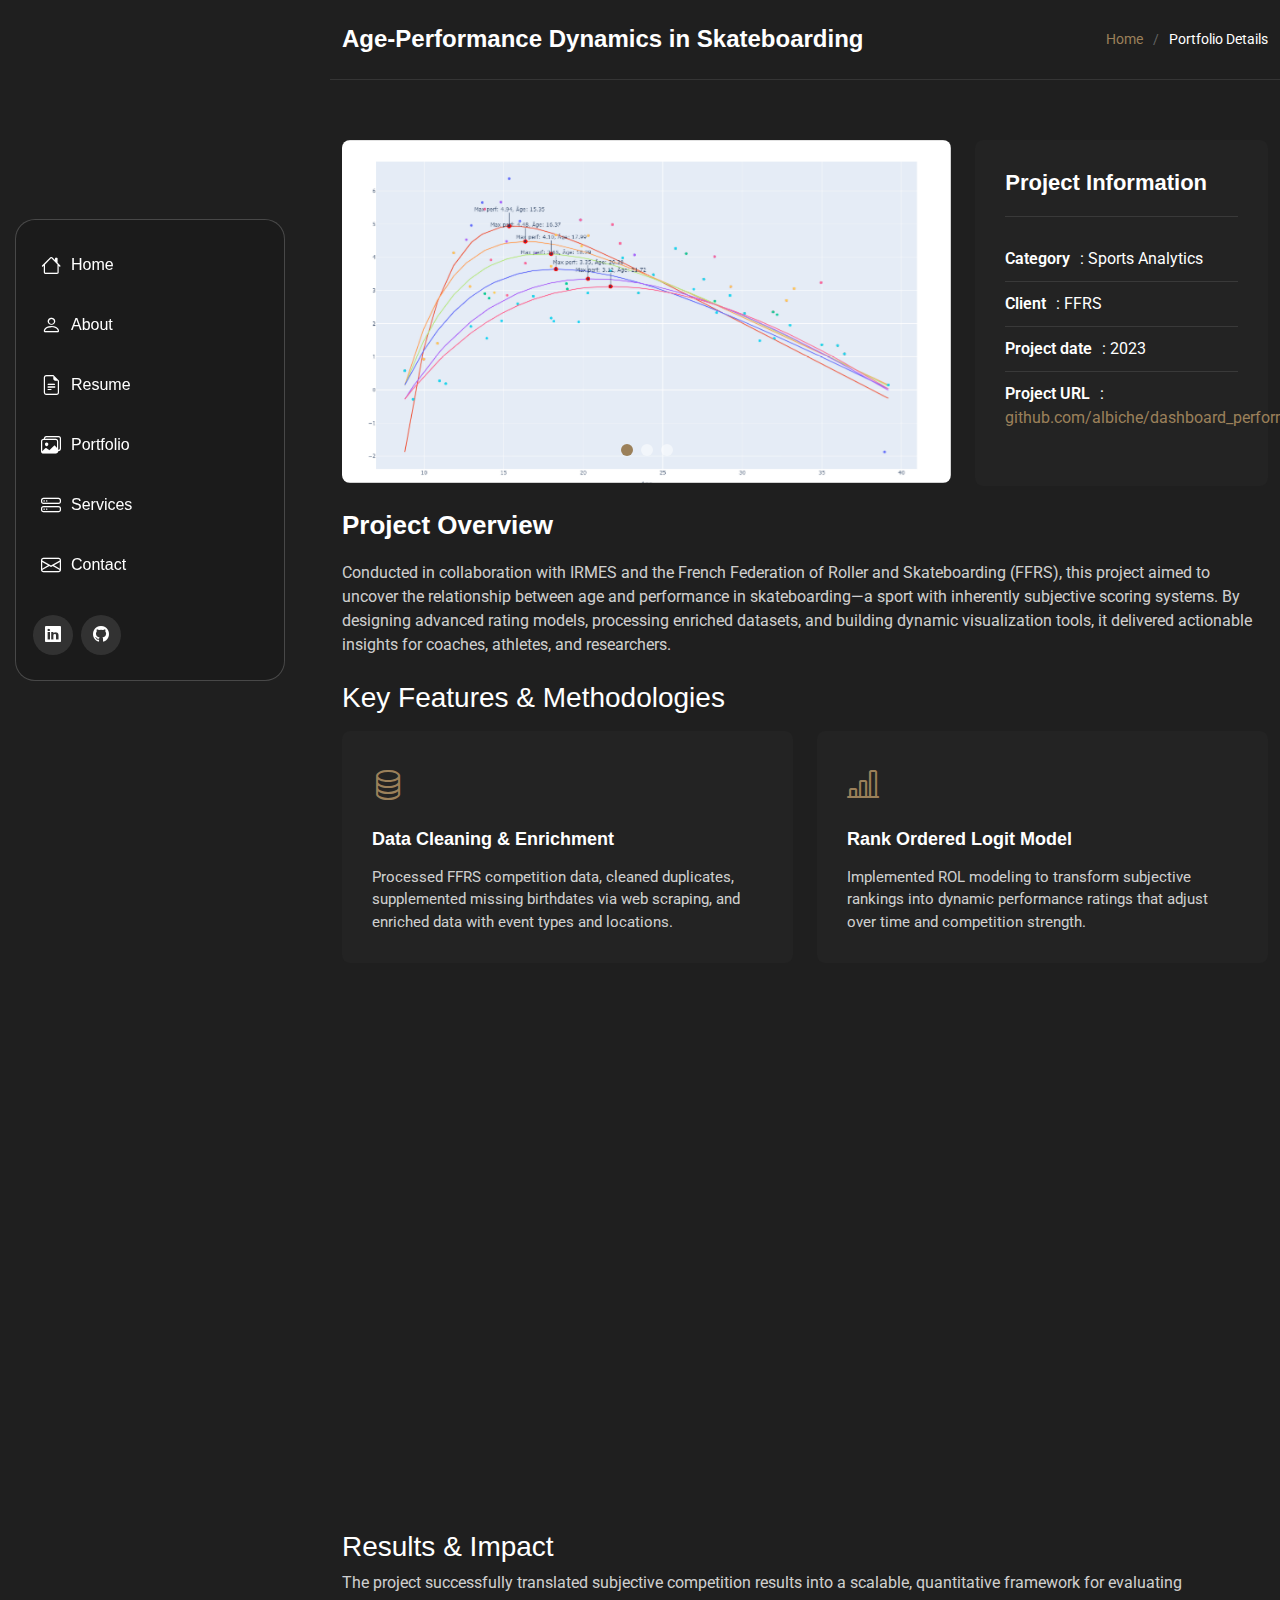
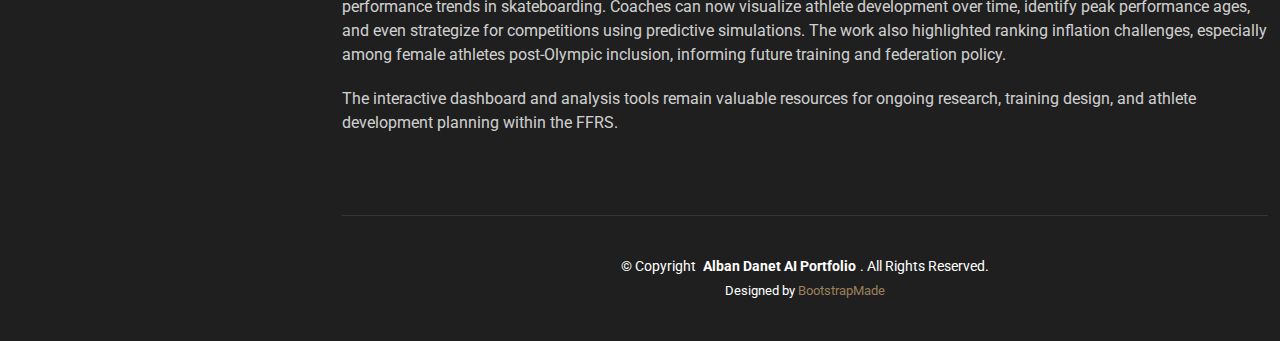
<file: project-age-perf.html>
<!DOCTYPE html>
<html lang="en">

<head>
  <meta charset="utf-8">
  <meta content="width=device-width, initial-scale=1.0" name="viewport">
  <title>Age-Performance Dynamics in Skateboarding - Portfolio Details</title>
  <meta name="description" content="Detailed project page for Age-Performance Dynamics in Skateboarding - FFRS">
  <meta name="keywords" content="Sports Analytics, Skateboarding, Performance Modeling, FFRS">

  <!-- Favicons -->
  <link href="assets/img/favicon.png" rel="icon">
  <link href="assets/img/apple-touch-icon.png" rel="apple-touch-icon">

  <!-- Fonts -->
  <link href="https://fonts.googleapis.com" rel="preconnect">
  <link href="https://fonts.gstatic.com" rel="preconnect" crossorigin>
  <link href="https://fonts.googleapis.com/css2?family=Roboto:wght@400;700&display=swap" rel="stylesheet">

  <!-- Vendor CSS Files -->
  <link href="assets/vendor/bootstrap/css/bootstrap.min.css" rel="stylesheet">
  <link href="assets/vendor/bootstrap-icons/bootstrap-icons.css" rel="stylesheet">
  <link href="assets/vendor/aos/aos.css" rel="stylesheet">
  <link href="assets/vendor/swiper/swiper-bundle.min.css" rel="stylesheet">
  <link href="assets/vendor/glightbox/css/glightbox.min.css" rel="stylesheet">

  <!-- Main CSS File -->
  <link href="assets/css/main.css" rel="stylesheet">
</head>

<body class="portfolio-details-page">

  <header id="header" class="header dark-background d-flex flex-column justify-content-center">
    <i class="header-toggle d-xl-none bi bi-list"></i>
    <div class="header-container d-flex flex-column align-items-start">
      <nav id="navmenu" class="navmenu">
        <ul>
          <li><a href="index.html"><i class="bi bi-house navicon"></i>Home</a></li>
          <li><a href="index.html#about"><i class="bi bi-person navicon"></i> About</a></li>
          <li><a href="index.html#resume"><i class="bi bi-file-earmark-text navicon"></i> Resume</a></li>
          <li><a href="index.html#portfolio"><i class="bi bi-images navicon"></i> Portfolio</a></li>
          <li><a href="index.html#services"><i class="bi bi-hdd-stack navicon"></i> Services</a></li>
          <li><a href="index.html#contact"><i class="bi bi-envelope navicon"></i> Contact</a></li>
        </ul>
      </nav>
      <div class="social-links text-center">
        <a href="https://www.linkedin.com/in/alban-danet" class="linkedin" target="_blank"><i class="bi bi-linkedin"></i></a>
        <a href="https://github.com/albiche" class="github" target="_blank"><i class="bi bi-github"></i></a>
      </div>
    </div>
  </header>

  <main class="main">

    <!-- Page Title -->
    <div class="page-title dark-background">
      <div class="container d-lg-flex justify-content-between align-items-center">
        <h1 class="mb-2 mb-lg-0">Age-Performance Dynamics in Skateboarding</h1>
        <nav class="breadcrumbs">
          <ol>
            <li><a href="index.html">Home</a></li>
            <li class="current">Portfolio Details</li>
          </ol>
        </nav>
      </div>
    </div><!-- End Page Title -->

    <!-- Portfolio Details Section -->
    <section id="portfolio-details" class="portfolio-details section">
      <div class="container" data-aos="fade-up" data-aos-delay="100">

        <div class="row gy-4">

          <div class="col-lg-8">
            <div class="portfolio-details-slider swiper init-swiper">
              <script type="application/json" class="swiper-config">
                {
                  "loop": true,
                  "speed": 600,
                  "autoplay": { "delay": 5000 },
                  "slidesPerView": "auto",
                  "pagination": { "el": ".swiper-pagination", "type": "bullets", "clickable": true }
                }
              </script>
              <div class="swiper-wrapper align-items-center">
                <div class="swiper-slide">
                  <img src="assets/img/portfolio/courbe_womenstreet_ageperf.png" alt="Age-Performance Analysis" class="img-fluid" loading="lazy">
                </div>
                <div class="swiper-slide">
                  <img src="assets/img/portfolio/ageperf_women.jpg" alt="Data Visualization" class="img-fluid" loading="lazy">
                </div>
                <div class="swiper-slide">
                  <img src="assets/img/portfolio/classment_woment.jpg" alt="Ranking Models" class="img-fluid" loading="lazy">
                </div>
              </div>
              <div class="swiper-pagination"></div>
            </div>
          </div>

          <div class="col-lg-4">
            <div class="portfolio-info" data-aos="fade-left" data-aos-delay="200">
              <h3>Project Information</h3>
              <ul>
                <li><strong>Category</strong>: Sports Analytics</li>
                <li><strong>Client</strong>: FFRS</li>
                <li><strong>Project date</strong>: 2023</li>
                <li><strong>Project URL</strong>: <a href="https://github.com/albiche/dashboard_performance_tracker_skateboard" target="_blank">github.com/albiche/dashboard_performance_tracker_skateboard</a></li>
              </ul>
            </div>
          </div>

          <div class="col-lg-12">
            <div class="portfolio-description" data-aos="fade-up" data-aos-delay="300">
              <h2>Project Overview</h2>
              <p>
                Conducted in collaboration with IRMES and the French Federation of Roller and Skateboarding (FFRS), this project aimed to uncover the relationship between age and performance in skateboarding—a sport with inherently subjective scoring systems. By designing advanced rating models, processing enriched datasets, and building dynamic visualization tools, it delivered actionable insights for coaches, athletes, and researchers.
              </p>

              <h3 class="mt-4">Key Features & Methodologies</h3>
              <div class="features mt-3">
                <div class="row gy-3">
                  <div class="col-md-6">
                    <div class="feature-item" data-aos="fade-up" data-aos-delay="400">
                      <i class="bi bi-database"></i>
                      <h4>Data Cleaning & Enrichment</h4>
                      <p>Processed FFRS competition data, cleaned duplicates, supplemented missing birthdates via web scraping, and enriched data with event types and locations.</p>
                    </div>
                  </div>
                  <div class="col-md-6">
                    <div class="feature-item" data-aos="fade-up" data-aos-delay="500">
                      <i class="bi bi-bar-chart-line"></i>
                      <h4>Rank Ordered Logit Model</h4>
                      <p>Implemented ROL modeling to transform subjective rankings into dynamic performance ratings that adjust over time and competition strength.</p>
                    </div>
                  </div>
                  <div class="col-md-6">
                    <div class="feature-item" data-aos="fade-up" data-aos-delay="600">
                      <i class="bi bi-graph-up"></i>
                      <h4>Age-Performance Analysis</h4>
                      <p>Linked competition dates and birthdates to calculate age during events, enabling robust modeling of performance peaks and trends across demographics.</p>
                    </div>
                  </div>
                  <div class="col-md-6">
                    <div class="feature-item" data-aos="fade-up" data-aos-delay="700">
                      <i class="bi bi-diagram-3"></i>
                      <h4>IMAP & Moore's Curve Modeling</h4>
                      <p>Applied IMAP and Moore's curves to visualize age-performance relationships, revealing peak ages and trends—especially the decline in peak age among female skateboarders.</p>
                    </div>
                  </div>
                  <div class="col-md-6">
                    <div class="feature-item" data-aos="fade-up" data-aos-delay="800">
                      <i class="bi bi-bar-chart"></i>
                      <h4>Interactive Dashboards</h4>
                      <p>Built visual tools with age vs. performance graphs, time-series ratings, gender/discipline filters, and rivalry insights to empower coaching decisions.</p>
                    </div>
                  </div>
                  <div class="col-md-6">
                    <div class="feature-item" data-aos="fade-up" data-aos-delay="900">
                      <i class="bi bi-lightbulb"></i>
                      <h4>Predictive Modeling & Simulations</h4>
                      <p>Developed tools to simulate competition outcomes, analyze ranking inflation, and study year-to-year evolution of athlete performance.</p>
                    </div>
                  </div>
                </div>
              </div>

              <h3 class="mt-5">Results & Impact</h3>
              <p>
                The project successfully translated subjective competition results into a scalable, quantitative framework for evaluating performance trends in skateboarding. Coaches can now visualize athlete development over time, identify peak performance ages, and even strategize for competitions using predictive simulations. The work also highlighted ranking inflation challenges, especially among female athletes post-Olympic inclusion, informing future training and federation policy.
              </p>
              <p>
                The interactive dashboard and analysis tools remain valuable resources for ongoing research, training design, and athlete development planning within the FFRS.
              </p>
            </div>
          </div>

        </div>
      </div>
    </section><!-- /Portfolio Details Section -->

  </main>

  <footer id="footer" class="footer position-relative">
    <div class="container">
      <div class="copyright text-center">
        <p>© Copyright <strong class="px-1 sitename">Alban Danet AI Portfolio</strong>. All Rights Reserved.</p>
      </div>
      <div class="credits">
        Designed by <a href="https://bootstrapmade.com/">BootstrapMade</a>
      </div>
    </div>
  </footer>

  <!-- Scroll Top -->
  <a href="#" id="scroll-top" class="scroll-top d-flex align-items-center justify-content-center"><i class="bi bi-arrow-up-short"></i></a>

  <!-- Preloader -->
  <div id="preloader"></div>

    <!-- Vendor JS Files -->
  <script src="assets/vendor/bootstrap/js/bootstrap.bundle.min.js"></script>
  <script src="assets/vendor/php-email-form/validate.js"></script>
  <script src="assets/vendor/aos/aos.js"></script>
  <script src="assets/vendor/typed.js/typed.umd.js"></script>
  <script src="assets/vendor/purecounter/purecounter_vanilla.js"></script>
  <script src="assets/vendor/waypoints/noframework.waypoints.js"></script>
  <script src="assets/vendor/isotope-layout/isotope.pkgd.min.js"></script>
  <script src="assets/vendor/imagesloaded/imagesloaded.pkgd.min.js"></script>
  <script src="assets/vendor/glightbox/js/glightbox.min.js"></script>
  <script src="assets/vendor/swiper/swiper-bundle.min.js"></script>

  <!-- Main JS File -->
  <script src="assets/js/main.js"></script>
</body>
</html>
</file>
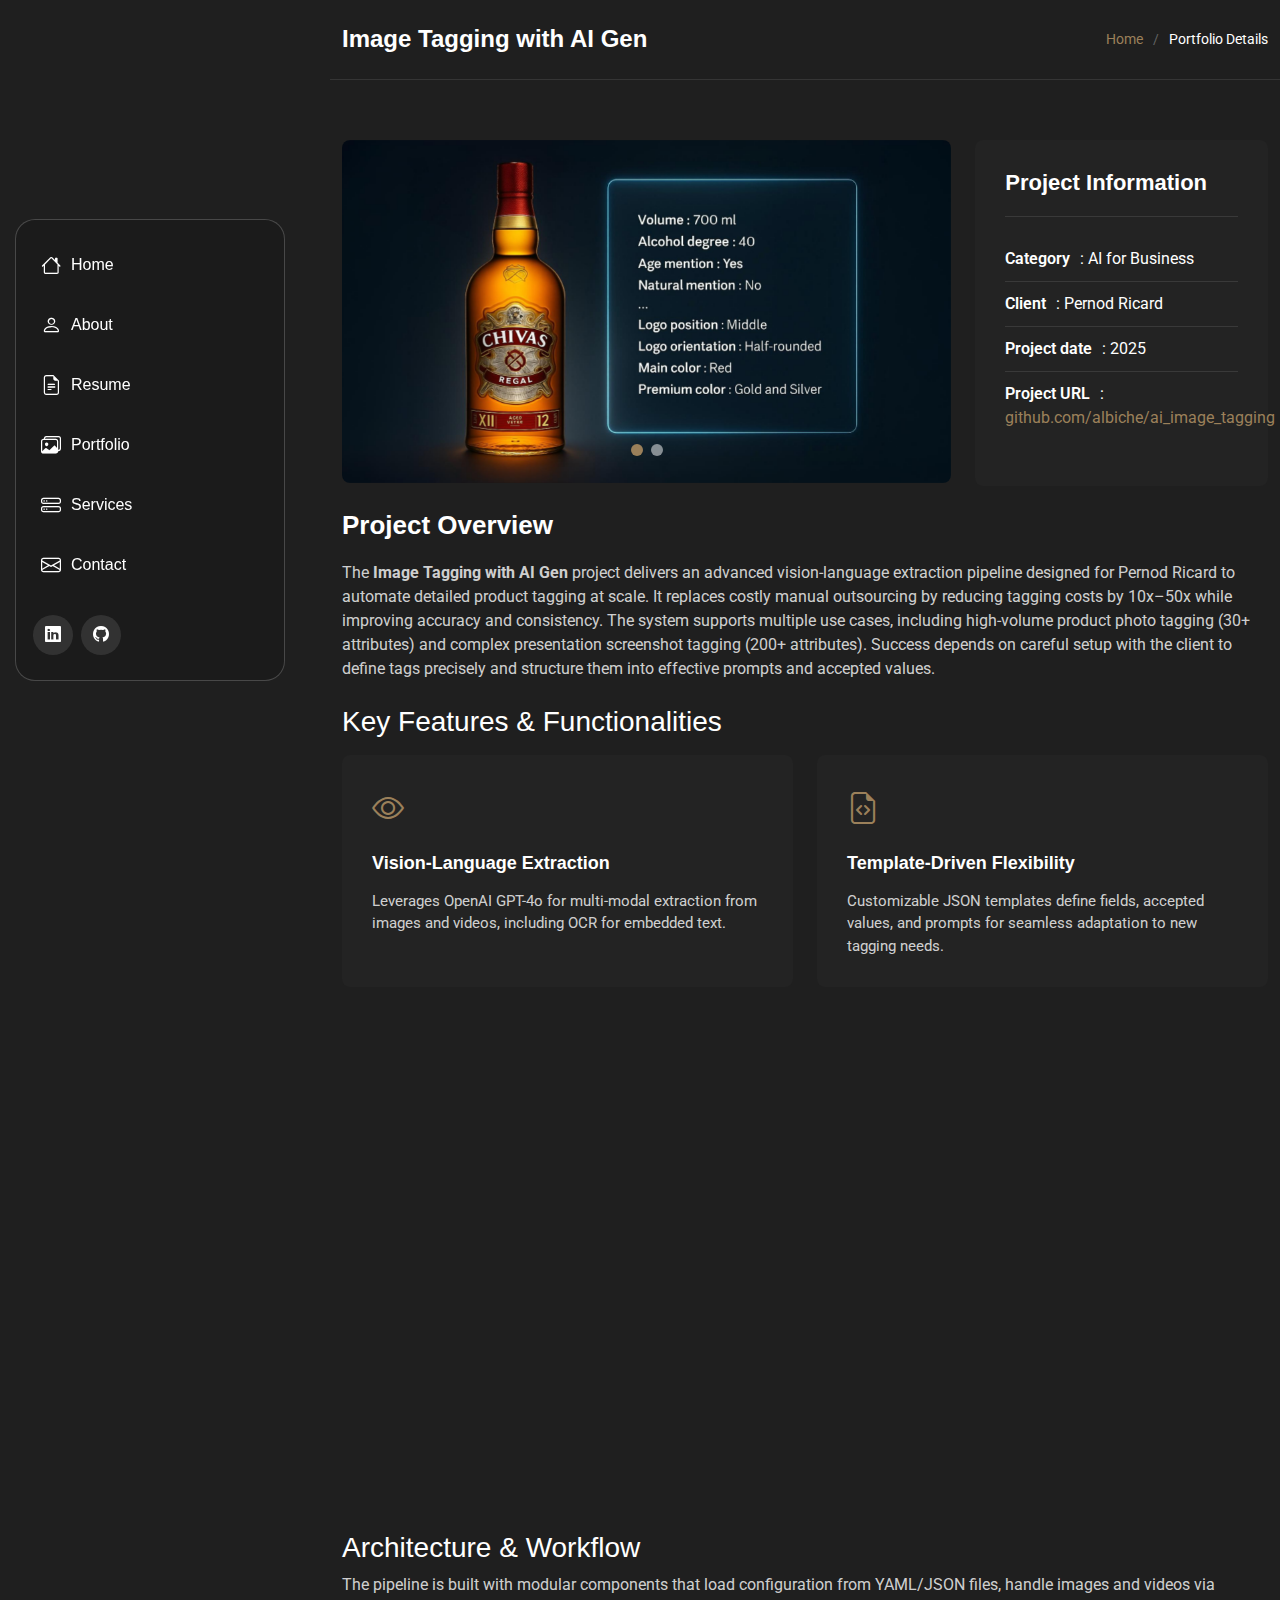
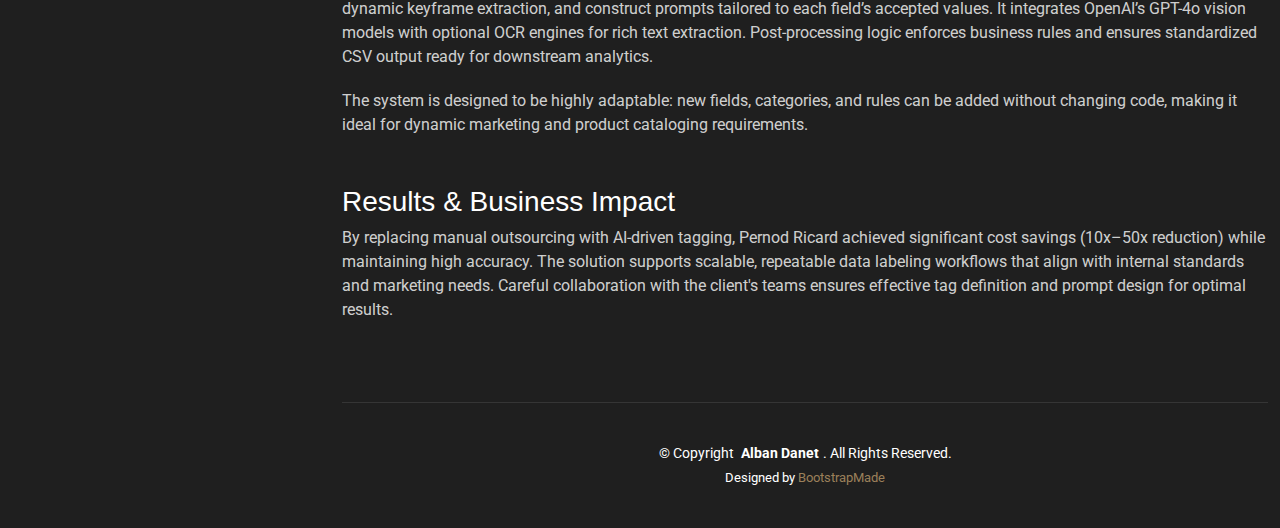
<file: project-ai-image-tagging.html>
<!DOCTYPE html>
<html lang="en">

<head>
  <meta charset="utf-8">
  <meta content="width=device-width, initial-scale=1.0" name="viewport">
  <title>Image Tagging with AI Gen - Portfolio Details</title>
  <meta name="description" content="Detailed project page for Image Tagging with AI Gen - Pernod Ricard">
  <meta name="keywords" content="Generative AI, Vision GPT, Image Tagging, Pernod Ricard">

  <!-- Favicons -->
  <link href="assets/img/adicon.png" rel="icon">
  <link href="assets/img/apple-touch-adicon.png" rel="apple-touch-icon">

  <!-- Fonts -->
  <link href="https://fonts.googleapis.com" rel="preconnect">
  <link href="https://fonts.gstatic.com" rel="preconnect" crossorigin>
  <link href="https://fonts.googleapis.com/css2?family=Roboto:wght@400;700&display=swap" rel="stylesheet">

  <!-- Vendor CSS Files -->
  <link href="assets/vendor/bootstrap/css/bootstrap.min.css" rel="stylesheet">
  <link href="assets/vendor/bootstrap-icons/bootstrap-icons.css" rel="stylesheet">
  <link href="assets/vendor/aos/aos.css" rel="stylesheet">
  <link href="assets/vendor/glightbox/css/glightbox.min.css" rel="stylesheet">
  <link href="assets/vendor/swiper/swiper-bundle.min.css" rel="stylesheet">

  <!-- Main CSS File -->
  <link href="assets/css/main.css" rel="stylesheet">
</head>

<body class="portfolio-details-page">

  <header id="header" class="header dark-background d-flex flex-column justify-content-center">
    <i class="header-toggle d-xl-none bi bi-list"></i>
    <div class="header-container d-flex flex-column align-items-start">
      <nav id="navmenu" class="navmenu">
        <ul>
          <li><a href="index.html"><i class="bi bi-house navicon"></i>Home</a></li>
          <li><a href="index.html#about"><i class="bi bi-person navicon"></i> About</a></li>
          <li><a href="index.html#resume"><i class="bi bi-file-earmark-text navicon"></i> Resume</a></li>
          <li><a href="index.html#portfolio"><i class="bi bi-images navicon"></i> Portfolio</a></li>
          <li><a href="index.html#services"><i class="bi bi-hdd-stack navicon"></i> Services</a></li>
          <li><a href="index.html#contact"><i class="bi bi-envelope navicon"></i> Contact</a></li>
        </ul>
      </nav>
      <div class="social-links text-center">
        <a href="https://www.linkedin.com/in/alban-danet" class="linkedin" target="_blank"><i class="bi bi-linkedin"></i></a>
        <a href="https://github.com/albiche" class="github" target="_blank"><i class="bi bi-github"></i></a>
      </div>
    </div>
  </header>

  <main class="main">

    <!-- Page Title -->
    <div class="page-title dark-background">
      <div class="container d-lg-flex justify-content-between align-items-center">
        <h1 class="mb-2 mb-lg-0">Image Tagging with AI Gen</h1>
        <nav class="breadcrumbs">
          <ol>
            <li><a href="index.html">Home</a></li>
            <li class="current">Portfolio Details</li>
          </ol>
        </nav>
      </div>
    </div><!-- End Page Title -->

    <!-- Portfolio Details Section -->
    <section id="portfolio-details" class="portfolio-details section">
      <div class="container" data-aos="fade-up" data-aos-delay="100">

        <div class="row gy-4">

          <div class="col-lg-8">
            <div class="portfolio-details-slider swiper init-swiper">

              <script type="application/json" class="swiper-config">
                {
                  "loop": true,
                  "speed": 600,
                  "autoplay": {
                    "delay": 5000
                  },
                  "slidesPerView": "auto",
                  "pagination": {
                    "el": ".swiper-pagination",
                    "type": "bullets",
                    "clickable": true
                  }
                }
              </script>

              <div class="swiper-wrapper align-items-center">
                <div class="swiper-slide">
                  <img src="assets/img/portfolio/image_tagging_example.jpg" alt="Portfolio Image" class="img-fluid" loading="lazy">
                </div>
                <div class="swiper-slide">
                  <img src="assets/img/portfolio/image_tagging.png" alt="Portfolio Image" class="img-fluid" loading="lazy">
                </div>
              </div>

              <div class="swiper-pagination"></div>
            </div>

          </div>

          <div class="col-lg-4">
            <div class="portfolio-info" data-aos="fade-left" data-aos-delay="200">
              <h3>Project Information</h3>
              <ul>
                <li><strong>Category</strong>: AI for Business</li>
                <li><strong>Client</strong>: Pernod Ricard</li>
                <li><strong>Project date</strong>: 2025</li>
                <li><strong>Project URL</strong>: <a href="https://github.com/albiche/ai_image_tagging" target="_blank">github.com/albiche/ai_image_tagging</a></li>
              </ul>
            </div>
          </div>

          <div class="col-lg-12">
            <div class="portfolio-description" data-aos="fade-up" data-aos-delay="300">
              <h2>Project Overview</h2>
              <p>
                The <strong>Image Tagging with AI Gen</strong> project delivers an advanced vision-language extraction pipeline designed for Pernod Ricard to automate detailed product tagging at scale. It replaces costly manual outsourcing by reducing tagging costs by 10x–50x while improving accuracy and consistency. The system supports multiple use cases, including high-volume product photo tagging (30+ attributes) and complex presentation screenshot tagging (200+ attributes). Success depends on careful setup with the client to define tags precisely and structure them into effective prompts and accepted values.
              </p>

              <h3 class="mt-4">Key Features & Functionalities</h3>
              <div class="features mt-3">
                <div class="row gy-3">
                  <div class="col-md-6">
                    <div class="feature-item" data-aos="fade-up" data-aos-delay="400">
                      <i class="bi bi-eye"></i>
                      <h4>Vision-Language Extraction</h4>
                      <p>Leverages OpenAI GPT-4o for multi-modal extraction from images and videos, including OCR for embedded text.</p>
                    </div>
                  </div>
                  <div class="col-md-6">
                    <div class="feature-item" data-aos="fade-up" data-aos-delay="500">
                      <i class="bi bi-file-earmark-code"></i>
                      <h4>Template-Driven Flexibility</h4>
                      <p>Customizable JSON templates define fields, accepted values, and prompts for seamless adaptation to new tagging needs.</p>
                    </div>
                  </div>
                  <div class="col-md-6">
                    <div class="feature-item" data-aos="fade-up" data-aos-delay="600">
                      <i class="bi bi-arrows-angle-expand"></i>
                      <h4>Intelligent Prompt Splitting</h4>
                      <p>Automatically splits large extraction tasks to respect API token and image limits while maintaining field-level precision.</p>
                    </div>
                  </div>
                  <div class="col-md-6">
                    <div class="feature-item" data-aos="fade-up" data-aos-delay="700">
                      <i class="bi bi-shield-check"></i>
                      <h4>Double-Check & Self-Healing</h4>
                      <p>Supports double-extraction with conflict resolution and automatic retries for missing or invalid fields.</p>
                    </div>
                  </div>
                  <div class="col-md-6">
                    <div class="feature-item" data-aos="fade-up" data-aos-delay="800">
                      <i class="bi bi-gear"></i>
                      <h4>Rule-Based Post-Processing</h4>
                      <p>Applies YAML-defined logic to enforce business rules, derive new fields, and normalize outputs to match analytical needs.</p>
                    </div>
                  </div>
                  <div class="col-md-6">
                    <div class="feature-item" data-aos="fade-up" data-aos-delay="900">
                      <i class="bi bi-diagram-3"></i>
                      <h4>Scalable Architecture</h4>
                      <p>Modular design with batch pipelines, parameterized runs, and extensive configuration for production-scale deployment.</p>
                    </div>
                  </div>
                </div>
              </div>

              <h3 class="mt-5">Architecture & Workflow</h3>
              <p>
                The pipeline is built with modular components that load configuration from YAML/JSON files, handle images and videos via dynamic keyframe extraction, and construct prompts tailored to each field’s accepted values. It integrates OpenAI’s GPT-4o vision models with optional OCR engines for rich text extraction. Post-processing logic enforces business rules and ensures standardized CSV output ready for downstream analytics.
              </p>
              <p>
                The system is designed to be highly adaptable: new fields, categories, and rules can be added without changing code, making it ideal for dynamic marketing and product cataloging requirements.
              </p>

              <h3 class="mt-5">Results & Business Impact</h3>
              <p>
                By replacing manual outsourcing with AI-driven tagging, Pernod Ricard achieved significant cost savings (10x–50x reduction) while maintaining high accuracy. The solution supports scalable, repeatable data labeling workflows that align with internal standards and marketing needs. Careful collaboration with the client's teams ensures effective tag definition and prompt design for optimal results.
              </p>
            </div>
          </div>

        </div>

      </div>
    </section><!-- /Portfolio Details Section -->

  </main>

  <footer id="footer" class="footer position-relative">
    <div class="container">
      <div class="copyright text-center">
        <p>© Copyright <strong class="px-1 sitename">Alban Danet</strong>. All Rights Reserved.</p>
      </div>
      <div class="credits">
        Designed by <a href="https://bootstrapmade.com/">BootstrapMade</a>
      </div>
    </div>
  </footer>

  <!-- Scroll Top -->
  <a href="#" id="scroll-top" class="scroll-top d-flex align-items-center justify-content-center"><i class="bi bi-arrow-up-short"></i></a>

  <!-- Preloader -->
  <div id="preloader"></div>

    <!-- Vendor JS Files -->
  <script src="assets/vendor/bootstrap/js/bootstrap.bundle.min.js"></script>
  <script src="assets/vendor/php-email-form/validate.js"></script>
  <script src="assets/vendor/aos/aos.js"></script>
  <script src="assets/vendor/typed.js/typed.umd.js"></script>
  <script src="assets/vendor/purecounter/purecounter_vanilla.js"></script>
  <script src="assets/vendor/waypoints/noframework.waypoints.js"></script>
  <script src="assets/vendor/isotope-layout/isotope.pkgd.min.js"></script>
  <script src="assets/vendor/imagesloaded/imagesloaded.pkgd.min.js"></script>
  <script src="assets/vendor/glightbox/js/glightbox.min.js"></script>
  <script src="assets/vendor/swiper/swiper-bundle.min.js"></script>

  <!-- Main JS File -->
  <script src="assets/js/main.js"></script>
</body>
</html>
</file>
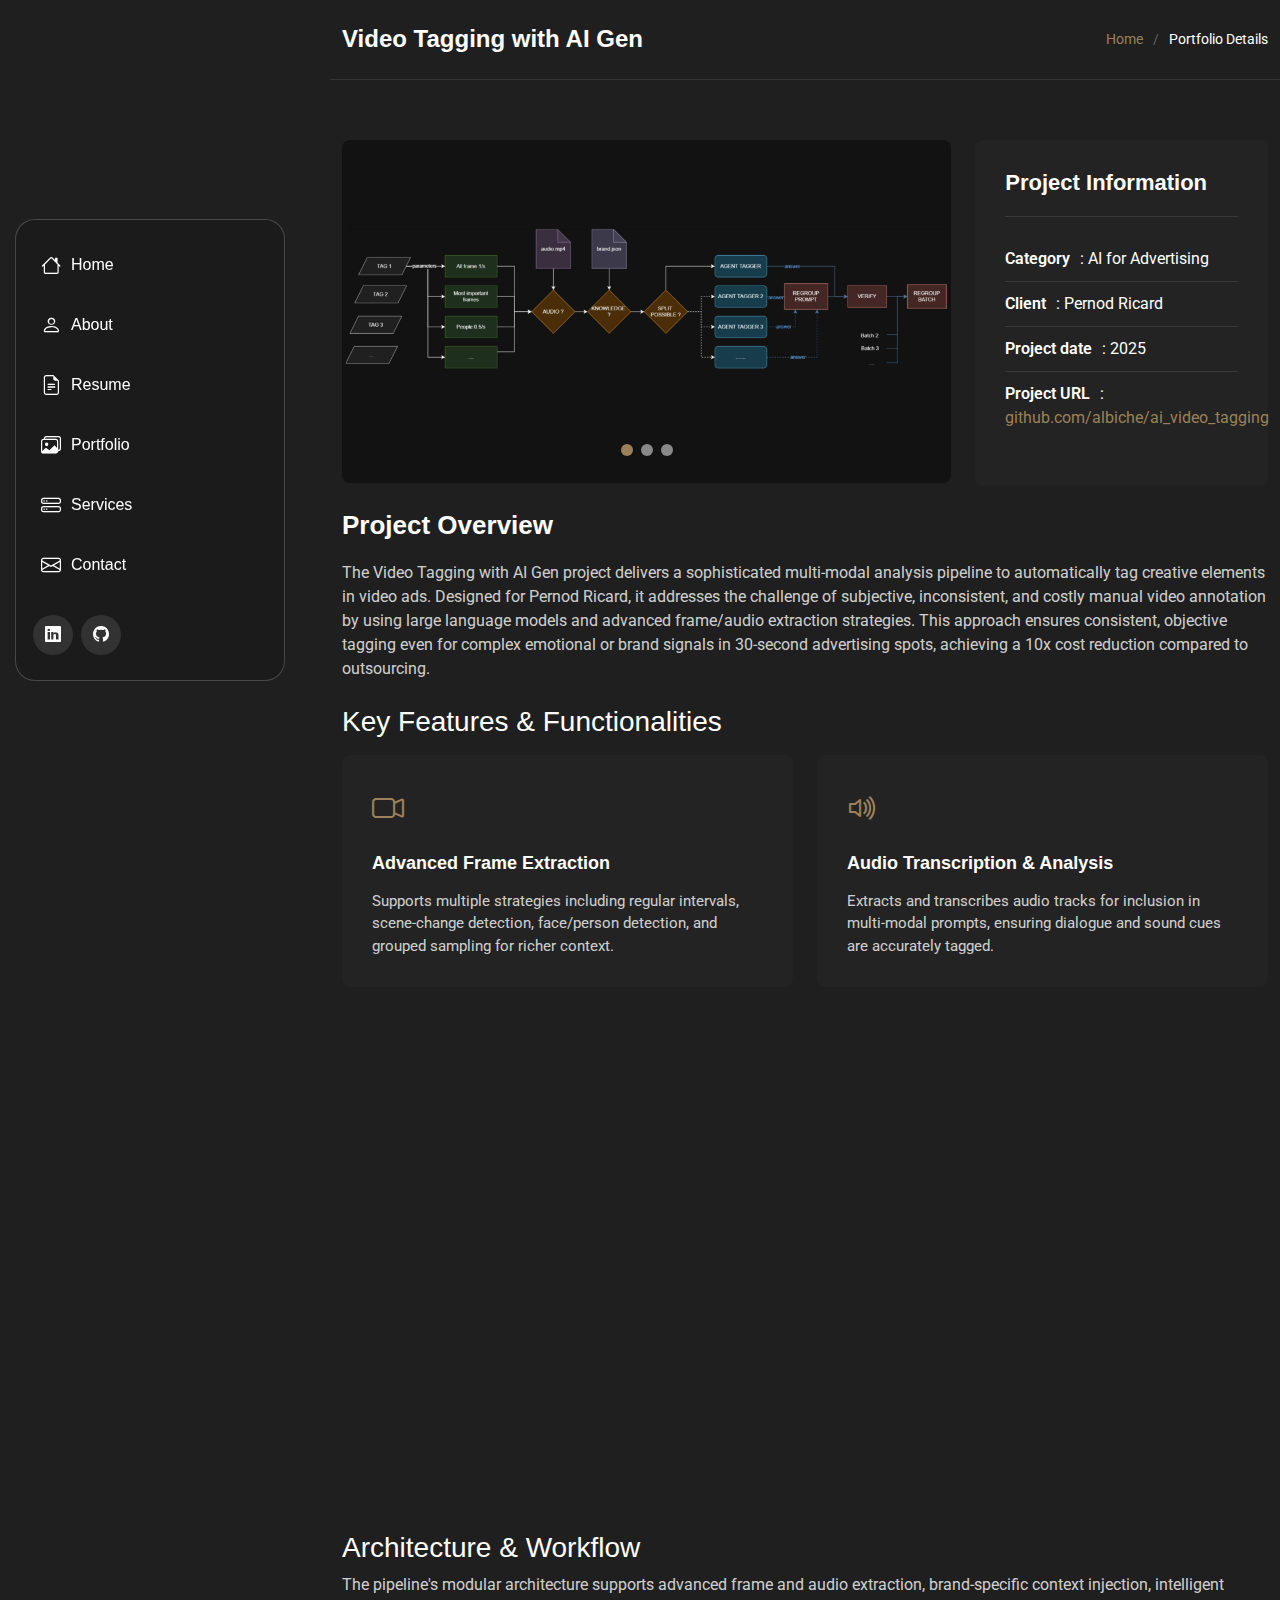
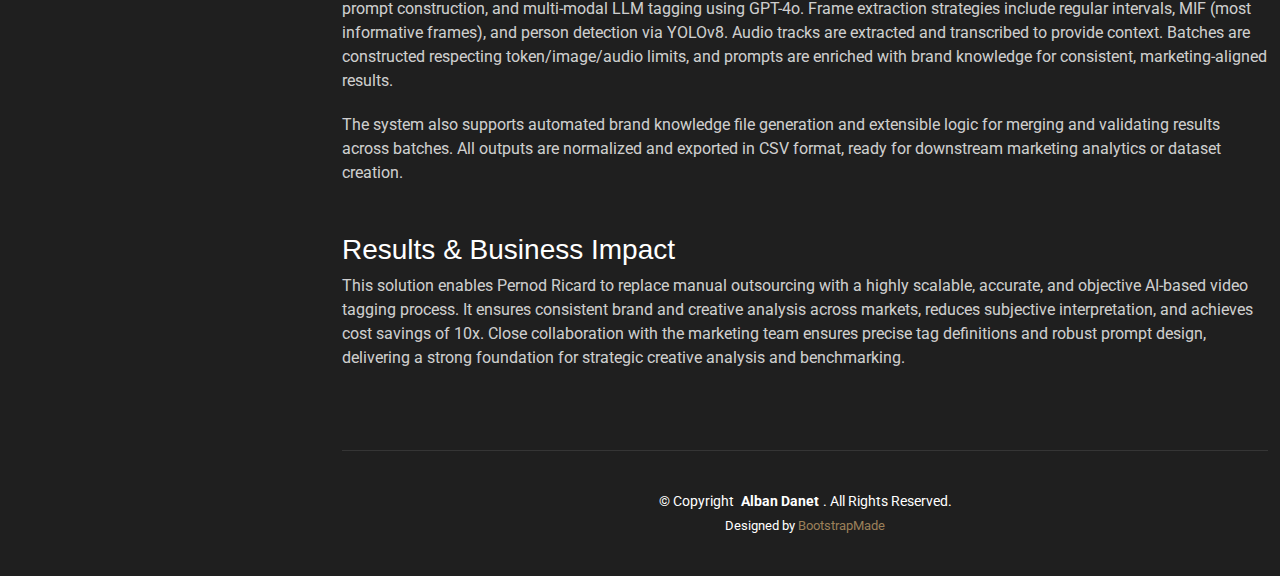
<file: project-ai-video-tagging.html>
<!DOCTYPE html>
<html lang="en">

<head>
  <meta charset="utf-8">
  <meta content="width=device-width, initial-scale=1.0" name="viewport">
  <title>Video Tagging with AI Gen - Portfolio Details</title>
  <meta name="description" content="Detailed project page for Video Tagging with AI Gen - Pernod Ricard">
  <meta name="keywords" content="Generative AI, Vision GPT, Video Tagging, Pernod Ricard">

  <!-- Favicons -->
  <link href="assets/img/favicon.png" rel="icon">
  <link href="assets/img/apple-touch-icon.png" rel="apple-touch-icon">

  <!-- Fonts -->
  <link href="https://fonts.googleapis.com" rel="preconnect">
  <link href="https://fonts.gstatic.com" rel="preconnect" crossorigin>
  <link href="https://fonts.googleapis.com/css2?family=Roboto:wght@400;700&display=swap" rel="stylesheet">

  <!-- Vendor CSS Files -->
  <link href="assets/vendor/bootstrap/css/bootstrap.min.css" rel="stylesheet">
  <link href="assets/vendor/bootstrap-icons/bootstrap-icons.css" rel="stylesheet">
  <link href="assets/vendor/aos/aos.css" rel="stylesheet">
  <link href="assets/vendor/swiper/swiper-bundle.min.css" rel="stylesheet">
  <link href="assets/vendor/glightbox/css/glightbox.min.css" rel="stylesheet">

  <!-- Main CSS File -->
  <link href="assets/css/main.css" rel="stylesheet">
</head>

<body class="portfolio-details-page">

  <header id="header" class="header dark-background d-flex flex-column justify-content-center">
    <i class="header-toggle d-xl-none bi bi-list"></i>
    <div class="header-container d-flex flex-column align-items-start">
      <nav id="navmenu" class="navmenu">
        <ul>
          <li><a href="index.html"><i class="bi bi-house navicon"></i>Home</a></li>
          <li><a href="index.html#about"><i class="bi bi-person navicon"></i> About</a></li>
          <li><a href="index.html#resume"><i class="bi bi-file-earmark-text navicon"></i> Resume</a></li>
          <li><a href="index.html#portfolio"><i class="bi bi-images navicon"></i> Portfolio</a></li>
          <li><a href="index.html#services"><i class="bi bi-hdd-stack navicon"></i> Services</a></li>
          <li><a href="index.html#contact"><i class="bi bi-envelope navicon"></i> Contact</a></li>
        </ul>
      </nav>
      <div class="social-links text-center">
        <a href="https://www.linkedin.com/in/alban-danet" class="linkedin" target="_blank"><i class="bi bi-linkedin"></i></a>
        <a href="https://github.com/albiche" class="github" target="_blank"><i class="bi bi-github"></i></a>
      </div>
    </div>
  </header>

  <main class="main">

    <!-- Page Title -->
    <div class="page-title dark-background">
      <div class="container d-lg-flex justify-content-between align-items-center">
        <h1 class="mb-2 mb-lg-0">Video Tagging with AI Gen</h1>
        <nav class="breadcrumbs">
          <ol>
            <li><a href="index.html">Home</a></li>
            <li class="current">Portfolio Details</li>
          </ol>
        </nav>
      </div>
    </div><!-- End Page Title -->

    <!-- Portfolio Details Section -->
    <section id="portfolio-details" class="portfolio-details section">
      <div class="container" data-aos="fade-up" data-aos-delay="100">

        <div class="row gy-4">

          <div class="col-lg-8">
            <div class="portfolio-details-slider swiper init-swiper">
              <script type="application/json" class="swiper-config">
                {
                  "loop": true,
                  "speed": 600,
                  "autoplay": { "delay": 5000 },
                  "slidesPerView": "auto",
                  "pagination": { "el": ".swiper-pagination", "type": "bullets", "clickable": true }
                }
              </script>
              <div class="swiper-wrapper align-items-center">
                <div class="swiper-slide">
                  <img src="assets/img/portfolio/video_tagging_pipeline.png" alt="AI Video Tagging" class="img-fluid" loading="lazy">
                </div>
                <div class="swiper-slide">
                  <img src="assets/img/portfolio/video_tagging_example.png" alt="Pipeline Architecture" class="img-fluid" loading="lazy">
                </div>
                <div class="swiper-slide">
                  <img src="assets/img/portfolio/video_tagging.png" alt="Frame Extraction" class="img-fluid" loading="lazy">
                </div>
              </div>
              <div class="swiper-pagination"></div>
            </div>
          </div>

          <div class="col-lg-4">
            <div class="portfolio-info" data-aos="fade-left" data-aos-delay="200">
              <h3>Project Information</h3>
              <ul>
                <li><strong>Category</strong>: AI for Advertising</li>
                <li><strong>Client</strong>: Pernod Ricard</li>
                <li><strong>Project date</strong>: 2025</li>
                <li><strong>Project URL</strong>: <a href="https://github.com/albiche/ai_video_tagging" target="_blank">github.com/albiche/ai_video_tagging</a></li>
              </ul>
            </div>
          </div>

          <div class="col-lg-12">
            <div class="portfolio-description" data-aos="fade-up" data-aos-delay="300">
              <h2>Project Overview</h2>
              <p>
                The Video Tagging with AI Gen project delivers a sophisticated multi-modal analysis pipeline to automatically tag creative elements in video ads. Designed for Pernod Ricard, it addresses the challenge of subjective, inconsistent, and costly manual video annotation by using large language models and advanced frame/audio extraction strategies. This approach ensures consistent, objective tagging even for complex emotional or brand signals in 30-second advertising spots, achieving a 10x cost reduction compared to outsourcing.
              </p>

              <h3 class="mt-4">Key Features & Functionalities</h3>
              <div class="features mt-3">
                <div class="row gy-3">
                  <div class="col-md-6">
                    <div class="feature-item" data-aos="fade-up" data-aos-delay="400">
                      <i class="bi bi-camera-video"></i>
                      <h4>Advanced Frame Extraction</h4>
                      <p>Supports multiple strategies including regular intervals, scene-change detection, face/person detection, and grouped sampling for richer context.</p>
                    </div>
                  </div>
                  <div class="col-md-6">
                    <div class="feature-item" data-aos="fade-up" data-aos-delay="500">
                      <i class="bi bi-volume-up"></i>
                      <h4>Audio Transcription & Analysis</h4>
                      <p>Extracts and transcribes audio tracks for inclusion in multi-modal prompts, ensuring dialogue and sound cues are accurately tagged.</p>
                    </div>
                  </div>
                  <div class="col-md-6">
                    <div class="feature-item" data-aos="fade-up" data-aos-delay="600">
                      <i class="bi bi-chat-left-text"></i>
                      <h4>Brand Knowledge Injection</h4>
                      <p>Enriches prompts with brand-specific colors, elements, and semantic cues for superior tagging accuracy and alignment with marketing strategy.</p>
                    </div>
                  </div>
                  <div class="col-md-6">
                    <div class="feature-item" data-aos="fade-up" data-aos-delay="700">
                      <i class="bi bi-arrows-angle-expand"></i>
                      <h4>Intelligent Batching & Chunking</h4>
                      <p>Handles LLM token/image/audio limits by smartly grouping tags and inputs into optimized batches for efficient processing.</p>
                    </div>
                  </div>
                  <div class="col-md-6">
                    <div class="feature-item" data-aos="fade-up" data-aos-delay="800">
                      <i class="bi bi-gear"></i>
                      <h4>Template-Driven Flexibility</h4>
                      <p>Fully configurable via JSON/YAML templates, enabling easy adaptation to new tags, accepted values, and merging logic without code changes.</p>
                    </div>
                  </div>
                  <div class="col-md-6">
                    <div class="feature-item" data-aos="fade-up" data-aos-delay="900">
                      <i class="bi bi-diagram-3"></i>
                      <h4>Scalable Automation</h4>
                      <p>Supports batch processing from CSVs of video URLs, brand knowledge management, and standardized CSV output for analytics.</p>
                    </div>
                  </div>
                </div>
              </div>

              <h3 class="mt-5">Architecture & Workflow</h3>
              <p>
                The pipeline's modular architecture supports advanced frame and audio extraction, brand-specific context injection, intelligent prompt construction, and multi-modal LLM tagging using GPT-4o. Frame extraction strategies include regular intervals, MIF (most informative frames), and person detection via YOLOv8. Audio tracks are extracted and transcribed to provide context. Batches are constructed respecting token/image/audio limits, and prompts are enriched with brand knowledge for consistent, marketing-aligned results.
              </p>
              <p>
                The system also supports automated brand knowledge file generation and extensible logic for merging and validating results across batches. All outputs are normalized and exported in CSV format, ready for downstream marketing analytics or dataset creation.
              </p>

              <h3 class="mt-5">Results & Business Impact</h3>
              <p>
                This solution enables Pernod Ricard to replace manual outsourcing with a highly scalable, accurate, and objective AI-based video tagging process. It ensures consistent brand and creative analysis across markets, reduces subjective interpretation, and achieves cost savings of 10x. Close collaboration with the marketing team ensures precise tag definitions and robust prompt design, delivering a strong foundation for strategic creative analysis and benchmarking.
              </p>
            </div>
          </div>

        </div>
      </div>
    </section><!-- /Portfolio Details Section -->

  </main>

  <footer id="footer" class="footer position-relative">
    <div class="container">
      <div class="copyright text-center">
        <p>© Copyright <strong class="px-1 sitename">Alban Danet</strong>. All Rights Reserved.</p>
      </div>
      <div class="credits">
        Designed by <a href="https://bootstrapmade.com/">BootstrapMade</a>
      </div>
    </div>
  </footer>

  <!-- Scroll Top -->
  <a href="#" id="scroll-top" class="scroll-top d-flex align-items-center justify-content-center"><i class="bi bi-arrow-up-short"></i></a>

  <!-- Preloader -->
  <div id="preloader"></div>

    <!-- Vendor JS Files -->
  <script src="assets/vendor/bootstrap/js/bootstrap.bundle.min.js"></script>
  <script src="assets/vendor/php-email-form/validate.js"></script>
  <script src="assets/vendor/aos/aos.js"></script>
  <script src="assets/vendor/typed.js/typed.umd.js"></script>
  <script src="assets/vendor/purecounter/purecounter_vanilla.js"></script>
  <script src="assets/vendor/waypoints/noframework.waypoints.js"></script>
  <script src="assets/vendor/isotope-layout/isotope.pkgd.min.js"></script>
  <script src="assets/vendor/imagesloaded/imagesloaded.pkgd.min.js"></script>
  <script src="assets/vendor/glightbox/js/glightbox.min.js"></script>
  <script src="assets/vendor/swiper/swiper-bundle.min.js"></script>

  <!-- Main JS File -->
  <script src="assets/js/main.js"></script>
</body>
</html>
</file>
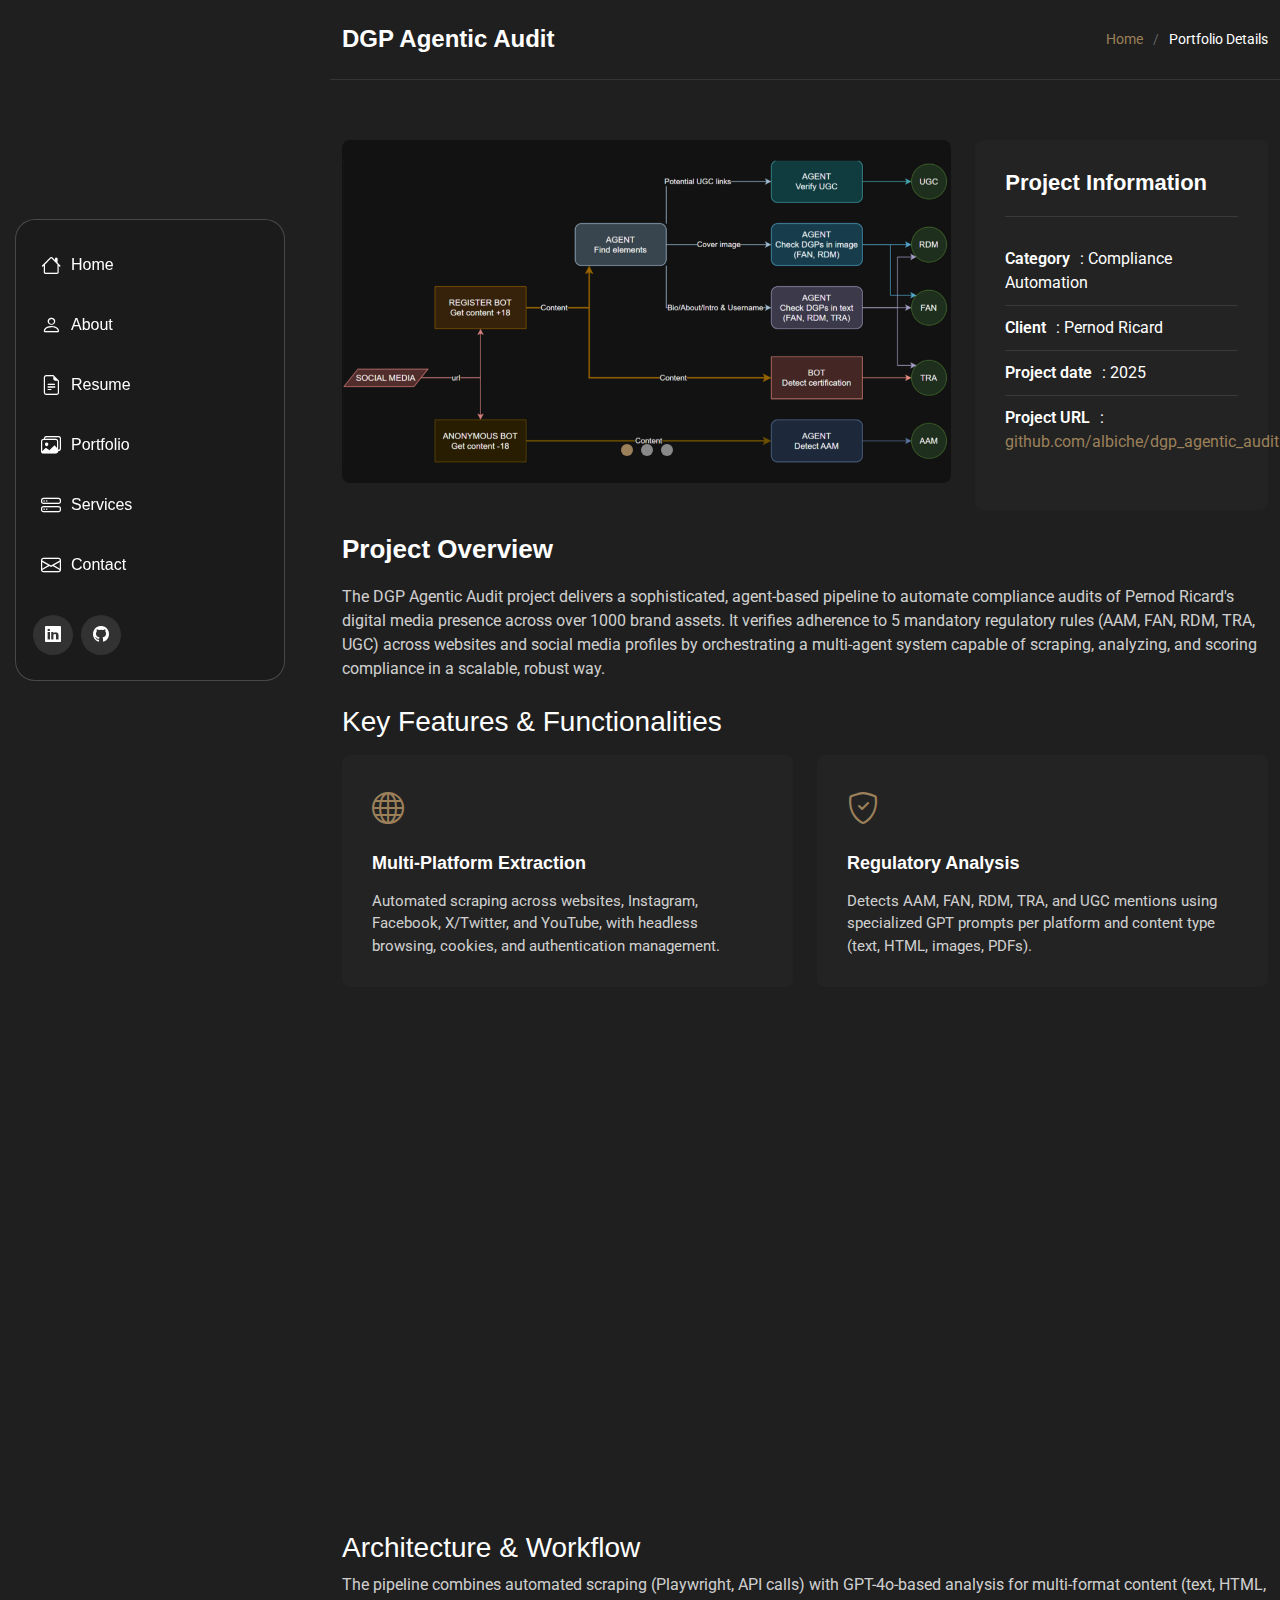
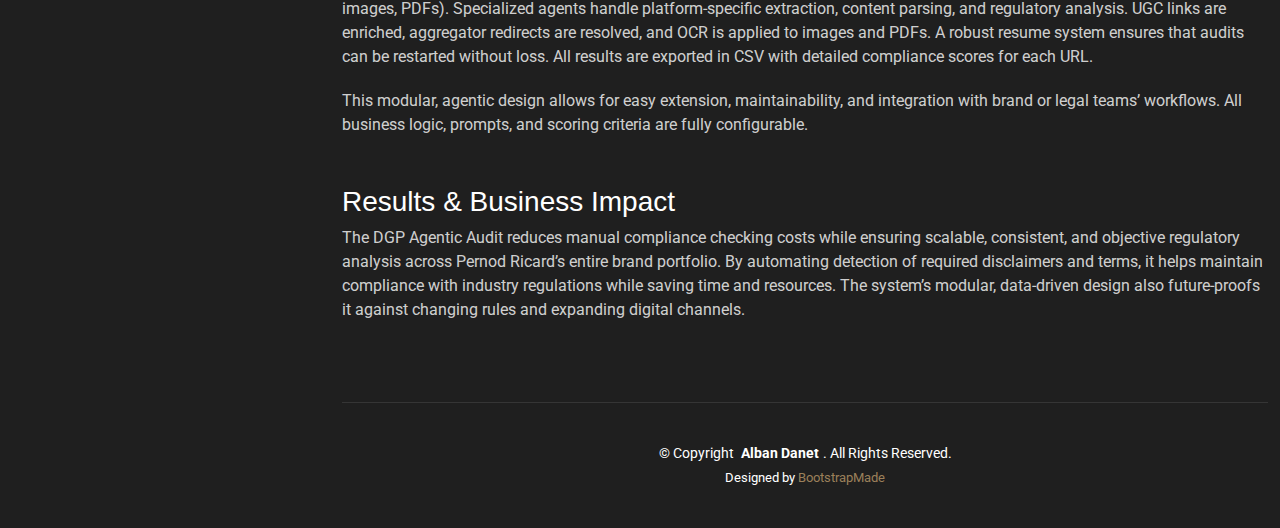
<file: project-dgp-agentic-audit.html>
<!DOCTYPE html>
<html lang="en">

<head>
  <meta charset="utf-8">
  <meta content="width=device-width, initial-scale=1.0" name="viewport">
  <title>DGP Agentic Audit - Portfolio Details</title>
  <meta name="description" content="Detailed project page for DGP Agentic Audit - Pernod Ricard">
  <meta name="keywords" content="Generative AI, Regulatory Compliance, Scraping, Pernod Ricard">

  <!-- Favicons -->
  <link href="assets/img/adicon.png" rel="icon">
  <link href="assets/img/apple-touch-adicon.png" rel="apple-touch-icon">

  <!-- Fonts -->
  <link href="https://fonts.googleapis.com" rel="preconnect">
  <link href="https://fonts.gstatic.com" rel="preconnect" crossorigin>
  <link href="https://fonts.googleapis.com/css2?family=Roboto:wght@400;700&display=swap" rel="stylesheet">

  <!-- Vendor CSS Files -->
  <link href="assets/vendor/bootstrap/css/bootstrap.min.css" rel="stylesheet">
  <link href="assets/vendor/bootstrap-icons/bootstrap-icons.css" rel="stylesheet">
  <link href="assets/vendor/aos/aos.css" rel="stylesheet">
  <link href="assets/vendor/swiper/swiper-bundle.min.css" rel="stylesheet">
  <link href="assets/vendor/glightbox/css/glightbox.min.css" rel="stylesheet">

  <!-- Main CSS File -->
  <link href="assets/css/main.css" rel="stylesheet">
</head>

<body class="portfolio-details-page">

  <header id="header" class="header dark-background d-flex flex-column justify-content-center">
    <i class="header-toggle d-xl-none bi bi-list"></i>
    <div class="header-container d-flex flex-column align-items-start">
      <nav id="navmenu" class="navmenu">
        <ul>
          <li><a href="index.html"><i class="bi bi-house navicon"></i>Home</a></li>
          <li><a href="index.html#about"><i class="bi bi-person navicon"></i> About</a></li>
          <li><a href="index.html#resume"><i class="bi bi-file-earmark-text navicon"></i> Resume</a></li>
          <li><a href="index.html#portfolio"><i class="bi bi-images navicon"></i> Portfolio</a></li>
          <li><a href="index.html#services"><i class="bi bi-hdd-stack navicon"></i> Services</a></li>
          <li><a href="index.html#contact"><i class="bi bi-envelope navicon"></i> Contact</a></li>
        </ul>
      </nav>
      <div class="social-links text-center">
        <a href="https://www.linkedin.com/in/alban-danet" class="linkedin" target="_blank"><i class="bi bi-linkedin"></i></a>
        <a href="https://github.com/albiche" class="github" target="_blank"><i class="bi bi-github"></i></a>
      </div>
    </div>
  </header>

  <main class="main">

    <!-- Page Title -->
    <div class="page-title dark-background">
      <div class="container d-lg-flex justify-content-between align-items-center">
        <h1 class="mb-2 mb-lg-0">DGP Agentic Audit</h1>
        <nav class="breadcrumbs">
          <ol>
            <li><a href="index.html">Home</a></li>
            <li class="current">Portfolio Details</li>
          </ol>
        </nav>
      </div>
    </div><!-- End Page Title -->

    <!-- Portfolio Details Section -->
    <section id="portfolio-details" class="portfolio-details section">
      <div class="container" data-aos="fade-up" data-aos-delay="100">

        <div class="row gy-4">

          <div class="col-lg-8">
            <div class="portfolio-details-slider swiper init-swiper">
              <script type="application/json" class="swiper-config">
                {
                  "loop": true,
                  "speed": 600,
                  "autoplay": { "delay": 5000 },
                  "slidesPerView": "auto",
                  "pagination": { "el": ".swiper-pagination", "type": "bullets", "clickable": true }
                }
              </script>
              <div class="swiper-wrapper align-items-center">
                <div class="swiper-slide">
                  <img src="assets/img/portfolio/dgp_audit_pipeline_sm.png" alt="DGP Agentic Audit" class="img-fluid" loading="lazy">
                </div>
                <div class="swiper-slide">
                  <img src="assets/img/portfolio/dgp_audit_pipeline_ws.png" alt="Architecture Overview" class="img-fluid" loading="lazy">
                </div>
                <div class="swiper-slide">
                  <img src="assets/img/portfolio/dgp_audit.png" alt="Example Analysis" class="img-fluid" loading="lazy">
                </div>
              </div>
              <div class="swiper-pagination"></div>
            </div>
          </div>

          <div class="col-lg-4">
            <div class="portfolio-info" data-aos="fade-left" data-aos-delay="200">
              <h3>Project Information</h3>
              <ul>
                <li><strong>Category</strong>: Compliance Automation</li>
                <li><strong>Client</strong>: Pernod Ricard</li>
                <li><strong>Project date</strong>: 2025</li>
                <li><strong>Project URL</strong>: <a href="https://github.com/albiche/dgp_agentic_audit" target="_blank">github.com/albiche/dgp_agentic_audit</a></li>
              </ul>
            </div>
          </div>

          <div class="col-lg-12">
            <div class="portfolio-description" data-aos="fade-up" data-aos-delay="300">
              <h2>Project Overview</h2>
              <p>
                The DGP Agentic Audit project delivers a sophisticated, agent-based pipeline to automate compliance audits of Pernod Ricard's digital media presence across over 1000 brand assets. It verifies adherence to 5 mandatory regulatory rules (AAM, FAN, RDM, TRA, UGC) across websites and social media profiles by orchestrating a multi-agent system capable of scraping, analyzing, and scoring compliance in a scalable, robust way.
              </p>

              <h3 class="mt-4">Key Features & Functionalities</h3>
              <div class="features mt-3">
                <div class="row gy-3">
                  <div class="col-md-6">
                    <div class="feature-item" data-aos="fade-up" data-aos-delay="400">
                      <i class="bi bi-globe"></i>
                      <h4>Multi-Platform Extraction</h4>
                      <p>Automated scraping across websites, Instagram, Facebook, X/Twitter, and YouTube, with headless browsing, cookies, and authentication management.</p>
                    </div>
                  </div>
                  <div class="col-md-6">
                    <div class="feature-item" data-aos="fade-up" data-aos-delay="500">
                      <i class="bi bi-shield-check"></i>
                      <h4>Regulatory Analysis</h4>
                      <p>Detects AAM, FAN, RDM, TRA, and UGC mentions using specialized GPT prompts per platform and content type (text, HTML, images, PDFs).</p>
                    </div>
                  </div>
                  <div class="col-md-6">
                    <div class="feature-item" data-aos="fade-up" data-aos-delay="600">
                      <i class="bi bi-link-45deg"></i>
                      <h4>UGC Link Extraction & Enrichment</h4>
                      <p>Resolves aggregator links (e.g., linktr.ee) and enriches them via GPT to uncover true UGC/Terms URLs and verify compliance policies.</p>
                    </div>
                  </div>
                  <div class="col-md-6">
                    <div class="feature-item" data-aos="fade-up" data-aos-delay="700">
                      <i class="bi bi-diagram-3"></i>
                      <h4>Agent-Orchestrated Pipeline</h4>
                      <p>Coordinates multiple specialized agents for scraping, analysis, OCR, and scoring, with retry and resume capabilities for large-scale audits.</p>
                    </div>
                  </div>
                  <div class="col-md-6">
                    <div class="feature-item" data-aos="fade-up" data-aos-delay="800">
                      <i class="bi bi-bar-chart"></i>
                      <h4>Compliance Scoring</h4>
                      <p>Calculates a regulatory compliance score per URL, indicating the percentage of mandatory mentions detected across formats and platforms.</p>
                    </div>
                  </div>
                  <div class="col-md-6">
                    <div class="feature-item" data-aos="fade-up" data-aos-delay="900">
                      <i class="bi bi-gear"></i>
                      <h4>Configurable & Extensible</h4>
                      <p>All prompts, extraction logic, and rules are data-driven via YAML/JSON, enabling easy adaptation to new regulations or brands.</p>
                    </div>
                  </div>
                </div>
              </div>

              <h3 class="mt-5">Architecture & Workflow</h3>
              <p>
                The pipeline combines automated scraping (Playwright, API calls) with GPT-4o-based analysis for multi-format content (text, HTML, images, PDFs). Specialized agents handle platform-specific extraction, content parsing, and regulatory analysis. UGC links are enriched, aggregator redirects are resolved, and OCR is applied to images and PDFs. A robust resume system ensures that audits can be restarted without loss. All results are exported in CSV with detailed compliance scores for each URL.
              </p>
              <p>
                This modular, agentic design allows for easy extension, maintainability, and integration with brand or legal teams’ workflows. All business logic, prompts, and scoring criteria are fully configurable.
              </p>

              <h3 class="mt-5">Results & Business Impact</h3>
              <p>
                The DGP Agentic Audit reduces manual compliance checking costs while ensuring scalable, consistent, and objective regulatory analysis across Pernod Ricard’s entire brand portfolio. By automating detection of required disclaimers and terms, it helps maintain compliance with industry regulations while saving time and resources. The system’s modular, data-driven design also future-proofs it against changing rules and expanding digital channels.
              </p>
            </div>
          </div>

        </div>
      </div>
    </section><!-- /Portfolio Details Section -->

  </main>

  <footer id="footer" class="footer position-relative">
    <div class="container">
      <div class="copyright text-center">
        <p>© Copyright <strong class="px-1 sitename">Alban Danet</strong>. All Rights Reserved.</p>
      </div>
      <div class="credits">
        Designed by <a href="https://bootstrapmade.com/">BootstrapMade</a>
      </div>
    </div>
  </footer>

  <!-- Scroll Top -->
  <a href="#" id="scroll-top" class="scroll-top d-flex align-items-center justify-content-center"><i class="bi bi-arrow-up-short"></i></a>

  <!-- Preloader -->
  <div id="preloader"></div>

    <!-- Vendor JS Files -->
  <script src="assets/vendor/bootstrap/js/bootstrap.bundle.min.js"></script>
  <script src="assets/vendor/php-email-form/validate.js"></script>
  <script src="assets/vendor/aos/aos.js"></script>
  <script src="assets/vendor/typed.js/typed.umd.js"></script>
  <script src="assets/vendor/purecounter/purecounter_vanilla.js"></script>
  <script src="assets/vendor/waypoints/noframework.waypoints.js"></script>
  <script src="assets/vendor/isotope-layout/isotope.pkgd.min.js"></script>
  <script src="assets/vendor/imagesloaded/imagesloaded.pkgd.min.js"></script>
  <script src="assets/vendor/glightbox/js/glightbox.min.js"></script>
  <script src="assets/vendor/swiper/swiper-bundle.min.js"></script>

  <!-- Main JS File -->
  <script src="assets/js/main.js"></script>
</body>
</html>
</file>
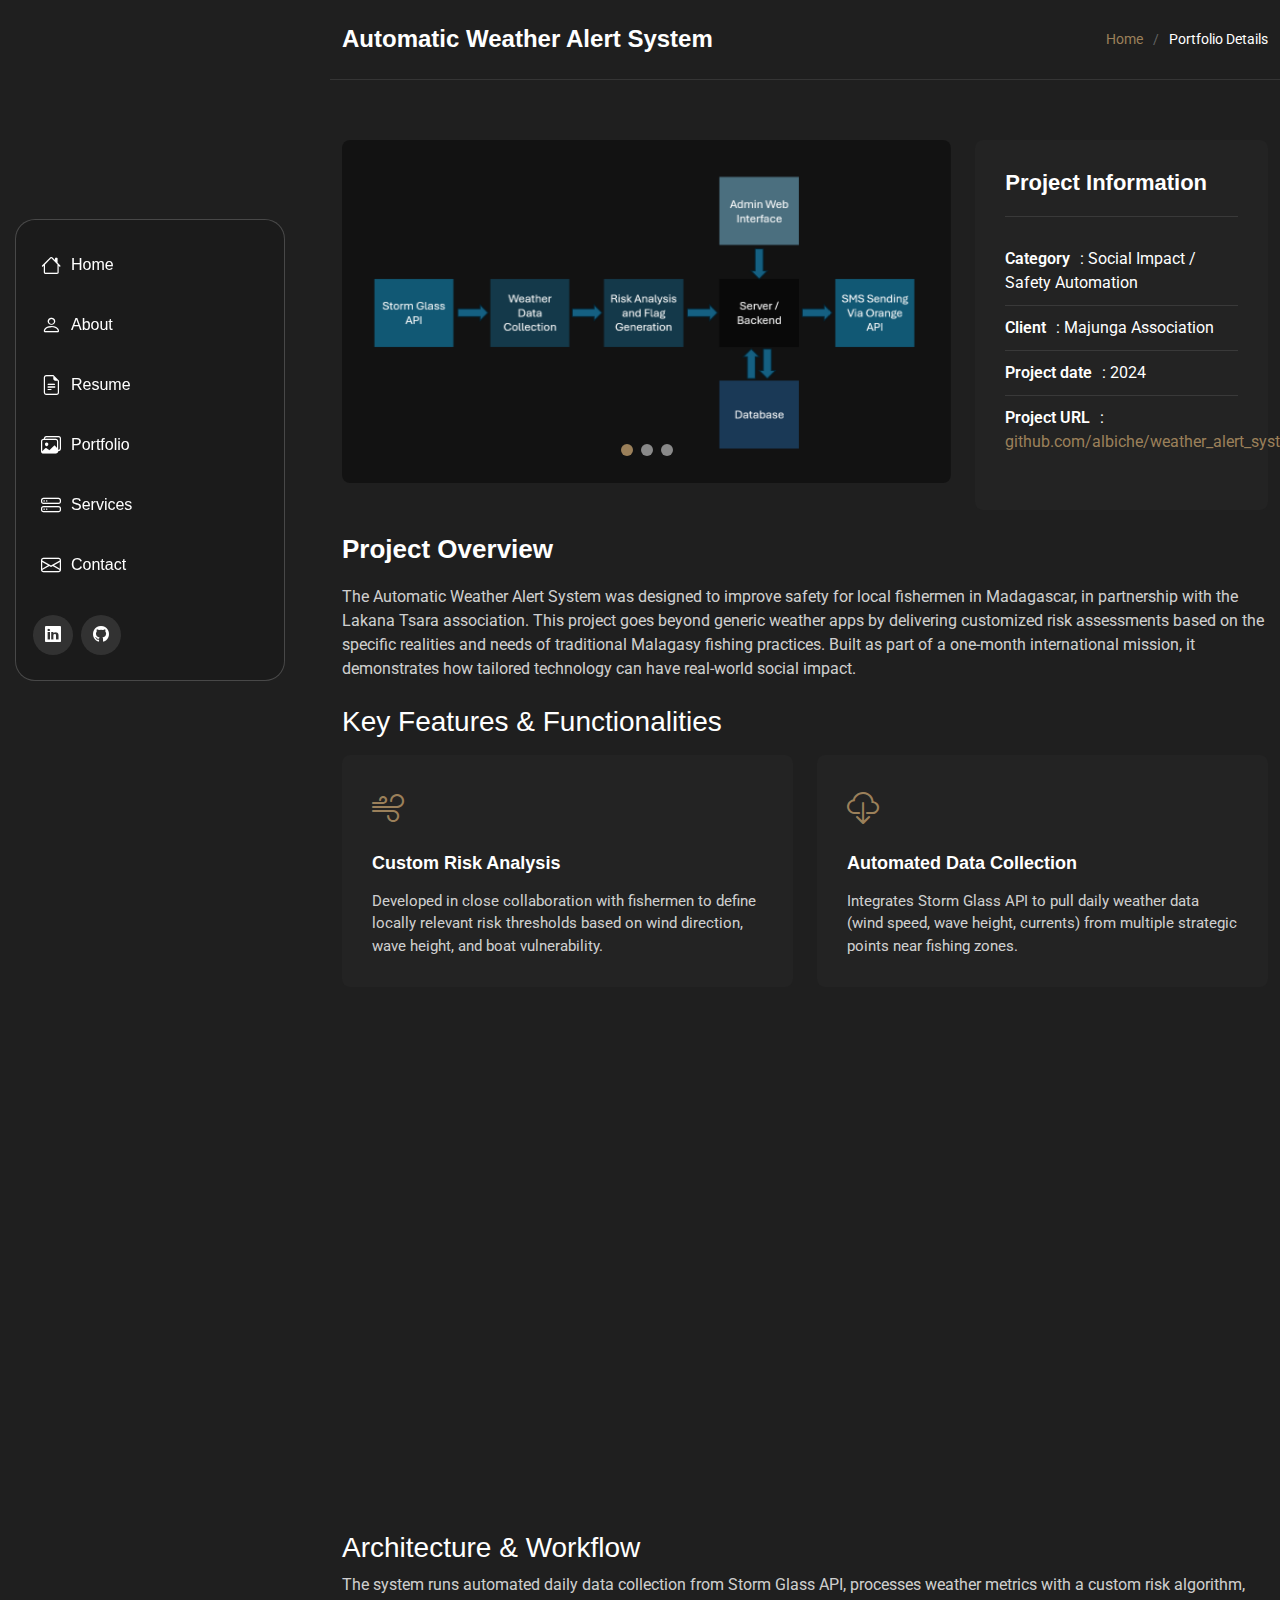
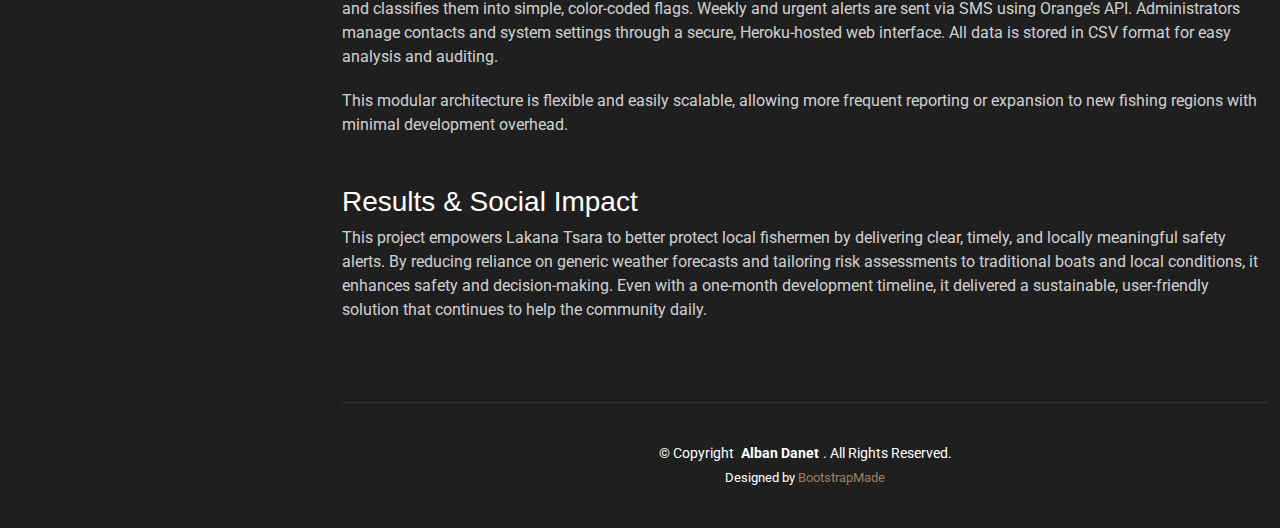
<file: project-weather-alert.html>
<!DOCTYPE html>
<html lang="en">

<head>
  <meta charset="utf-8">
  <meta content="width=device-width, initial-scale=1.0" name="viewport">
  <title>Automatic Weather Alert System - Portfolio Details</title>
  <meta name="description" content="Detailed project page for Automatic Weather Alert System - Lakana Tsara">
  <meta name="keywords" content="Weather Alert, SMS API, Fishermen Safety, Madagascar">

  <!-- Favicons -->
  <link href="assets/img/favicon.png" rel="icon">
  <link href="assets/img/apple-touch-icon.png" rel="apple-touch-icon">

  <!-- Fonts -->
  <link href="https://fonts.googleapis.com" rel="preconnect">
  <link href="https://fonts.gstatic.com" rel="preconnect" crossorigin>
  <link href="https://fonts.googleapis.com/css2?family=Roboto:wght@400;700&display=swap" rel="stylesheet">

  <!-- Vendor CSS Files -->
  <link href="assets/vendor/bootstrap/css/bootstrap.min.css" rel="stylesheet">
  <link href="assets/vendor/bootstrap-icons/bootstrap-icons.css" rel="stylesheet">
  <link href="assets/vendor/aos/aos.css" rel="stylesheet">
  <link href="assets/vendor/swiper/swiper-bundle.min.css" rel="stylesheet">
  <link href="assets/vendor/glightbox/css/glightbox.min.css" rel="stylesheet">

  <!-- Main CSS File -->
  <link href="assets/css/main.css" rel="stylesheet">
</head>

<body class="portfolio-details-page">

  <header id="header" class="header dark-background d-flex flex-column justify-content-center">
    <i class="header-toggle d-xl-none bi bi-list"></i>
    <div class="header-container d-flex flex-column align-items-start">
      <nav id="navmenu" class="navmenu">
        <ul>
          <li><a href="index.html"><i class="bi bi-house navicon"></i>Home</a></li>
          <li><a href="index.html#about"><i class="bi bi-person navicon"></i> About</a></li>
          <li><a href="index.html#resume"><i class="bi bi-file-earmark-text navicon"></i> Resume</a></li>
          <li><a href="index.html#portfolio"><i class="bi bi-images navicon"></i> Portfolio</a></li>
          <li><a href="index.html#services"><i class="bi bi-hdd-stack navicon"></i> Services</a></li>
          <li><a href="index.html#contact"><i class="bi bi-envelope navicon"></i> Contact</a></li>
        </ul>
      </nav>
      <div class="social-links text-center">
        <a href="https://www.linkedin.com/in/alban-danet" class="linkedin" target="_blank"><i class="bi bi-linkedin"></i></a>
        <a href="https://github.com/albiche" class="github" target="_blank"><i class="bi bi-github"></i></a>
      </div>
    </div>
  </header>

  <main class="main">

    <!-- Page Title -->
    <div class="page-title dark-background">
      <div class="container d-lg-flex justify-content-between align-items-center">
        <h1 class="mb-2 mb-lg-0">Automatic Weather Alert System</h1>
        <nav class="breadcrumbs">
          <ol>
            <li><a href="index.html">Home</a></li>
            <li class="current">Portfolio Details</li>
          </ol>
        </nav>
      </div>
    </div><!-- End Page Title -->

    <!-- Portfolio Details Section -->
    <section id="portfolio-details" class="portfolio-details section">
      <div class="container" data-aos="fade-up" data-aos-delay="100">

        <div class="row gy-4">

          <div class="col-lg-8">
            <div class="portfolio-details-slider swiper init-swiper">
              <script type="application/json" class="swiper-config">
                {
                  "loop": true,
                  "speed": 600,
                  "autoplay": { "delay": 5000 },
                  "slidesPerView": "auto",
                  "pagination": { "el": ".swiper-pagination", "type": "bullets", "clickable": true }
                }
              </script>
              <div class="swiper-wrapper align-items-center">
                <div class="swiper-slide">
                  <img src="assets/img/portfolio/madagascard_pipeline.png" alt="Weather Alert System" class="img-fluid" loading="lazy">
                </div>
                <div class="swiper-slide">
                  <img src="assets/img/portfolio/sms_exemple.jpg" alt="System Architecture" class="img-fluid" loading="lazy">
                </div>
                <div class="swiper-slide">
                  <img src="assets/img/portfolio/madagascar.png" alt="SMS Alerts" class="img-fluid" loading="lazy">
                </div>
              </div>
              <div class="swiper-pagination"></div>
            </div>
          </div>

          <div class="col-lg-4">
            <div class="portfolio-info" data-aos="fade-left" data-aos-delay="200">
              <h3>Project Information</h3>
              <ul>
                <li><strong>Category</strong>: Social Impact / Safety Automation</li>
                <li><strong>Client</strong>: Majunga Association</li>
                <li><strong>Project date</strong>: 2024</li>
                <li><strong>Project URL</strong>: <a href="https://github.com/albiche/weather_alert_system" target="_blank">github.com/albiche/weather_alert_system</a></li>
              </ul>
            </div>
          </div>

          <div class="col-lg-12">
            <div class="portfolio-description" data-aos="fade-up" data-aos-delay="300">
              <h2>Project Overview</h2>
              <p>
                The Automatic Weather Alert System was designed to improve safety for local fishermen in Madagascar, in partnership with the Lakana Tsara association. This project goes beyond generic weather apps by delivering customized risk assessments based on the specific realities and needs of traditional Malagasy fishing practices. Built as part of a one-month international mission, it demonstrates how tailored technology can have real-world social impact.
              </p>

              <h3 class="mt-4">Key Features & Functionalities</h3>
              <div class="features mt-3">
                <div class="row gy-3">
                  <div class="col-md-6">
                    <div class="feature-item" data-aos="fade-up" data-aos-delay="400">
                      <i class="bi bi-wind"></i>
                      <h4>Custom Risk Analysis</h4>
                      <p>Developed in close collaboration with fishermen to define locally relevant risk thresholds based on wind direction, wave height, and boat vulnerability.</p>
                    </div>
                  </div>
                  <div class="col-md-6">
                    <div class="feature-item" data-aos="fade-up" data-aos-delay="500">
                      <i class="bi bi-cloud-download"></i>
                      <h4>Automated Data Collection</h4>
                      <p>Integrates Storm Glass API to pull daily weather data (wind speed, wave height, currents) from multiple strategic points near fishing zones.</p>
                    </div>
                  </div>
                  <div class="col-md-6">
                    <div class="feature-item" data-aos="fade-up" data-aos-delay="600">
                      <i class="bi bi-flag-fill"></i>
                      <h4>Color Flag Alerts</h4>
                      <p>Classifies daily risk with clear color flags (green, yellow, red, black) based on custom thresholds to ensure understandable and actionable guidance.</p>
                    </div>
                  </div>
                  <div class="col-md-6">
                    <div class="feature-item" data-aos="fade-up" data-aos-delay="700">
                      <i class="bi bi-chat-dots"></i>
                      <h4>SMS Communication</h4>
                      <p>Sends weekly forecasts and urgent next-day alerts via Orange SMS API Madagascar, delivering accessible safety information directly to fishermen.</p>
                    </div>
                  </div>
                  <div class="col-md-6">
                    <div class="feature-item" data-aos="fade-up" data-aos-delay="800">
                      <i class="bi bi-lock"></i>
                      <h4>Secure Web Interface</h4>
                      <p>Includes an admin-only dashboard with login security, contact management for fishermen’s numbers, and automation controls, hosted on Heroku.</p>
                    </div>
                  </div>
                  <div class="col-md-6">
                    <div class="feature-item" data-aos="fade-up" data-aos-delay="900">
                      <i class="bi bi-gear"></i>
                      <h4>Fully Automated Workflow</h4>
                      <p>Minimal maintenance needed after setup, with daily CSV generation, SMS credit monitoring, and easy scalability to other regions or update frequencies.</p>
                    </div>
                  </div>
                </div>
              </div>

              <h3 class="mt-5">Architecture & Workflow</h3>
              <p>
                The system runs automated daily data collection from Storm Glass API, processes weather metrics with a custom risk algorithm, and classifies them into simple, color-coded flags. Weekly and urgent alerts are sent via SMS using Orange’s API. Administrators manage contacts and system settings through a secure, Heroku-hosted web interface. All data is stored in CSV format for easy analysis and auditing.
              </p>
              <p>
                This modular architecture is flexible and easily scalable, allowing more frequent reporting or expansion to new fishing regions with minimal development overhead.
              </p>

              <h3 class="mt-5">Results & Social Impact</h3>
              <p>
                This project empowers Lakana Tsara to better protect local fishermen by delivering clear, timely, and locally meaningful safety alerts. By reducing reliance on generic weather forecasts and tailoring risk assessments to traditional boats and local conditions, it enhances safety and decision-making. Even with a one-month development timeline, it delivered a sustainable, user-friendly solution that continues to help the community daily.
              </p>
            </div>
          </div>

        </div>
      </div>
    </section><!-- /Portfolio Details Section -->

  </main>

  <footer id="footer" class="footer position-relative">
    <div class="container">
      <div class="copyright text-center">
        <p>© Copyright <strong class="px-1 sitename">Alban Danet</strong>. All Rights Reserved.</p>
      </div>
      <div class="credits">
        Designed by <a href="https://bootstrapmade.com/">BootstrapMade</a>
      </div>
    </div>
  </footer>

  <!-- Scroll Top -->
  <a href="#" id="scroll-top" class="scroll-top d-flex align-items-center justify-content-center"><i class="bi bi-arrow-up-short"></i></a>

  <!-- Preloader -->
  <div id="preloader"></div>

    <!-- Vendor JS Files -->
  <script src="assets/vendor/bootstrap/js/bootstrap.bundle.min.js"></script>
  <script src="assets/vendor/php-email-form/validate.js"></script>
  <script src="assets/vendor/aos/aos.js"></script>
  <script src="assets/vendor/typed.js/typed.umd.js"></script>
  <script src="assets/vendor/purecounter/purecounter_vanilla.js"></script>
  <script src="assets/vendor/waypoints/noframework.waypoints.js"></script>
  <script src="assets/vendor/isotope-layout/isotope.pkgd.min.js"></script>
  <script src="assets/vendor/imagesloaded/imagesloaded.pkgd.min.js"></script>
  <script src="assets/vendor/glightbox/js/glightbox.min.js"></script>
  <script src="assets/vendor/swiper/swiper-bundle.min.js"></script>

  <!-- Main JS File -->
  <script src="assets/js/main.js"></script>
</body>
</html>
</file>
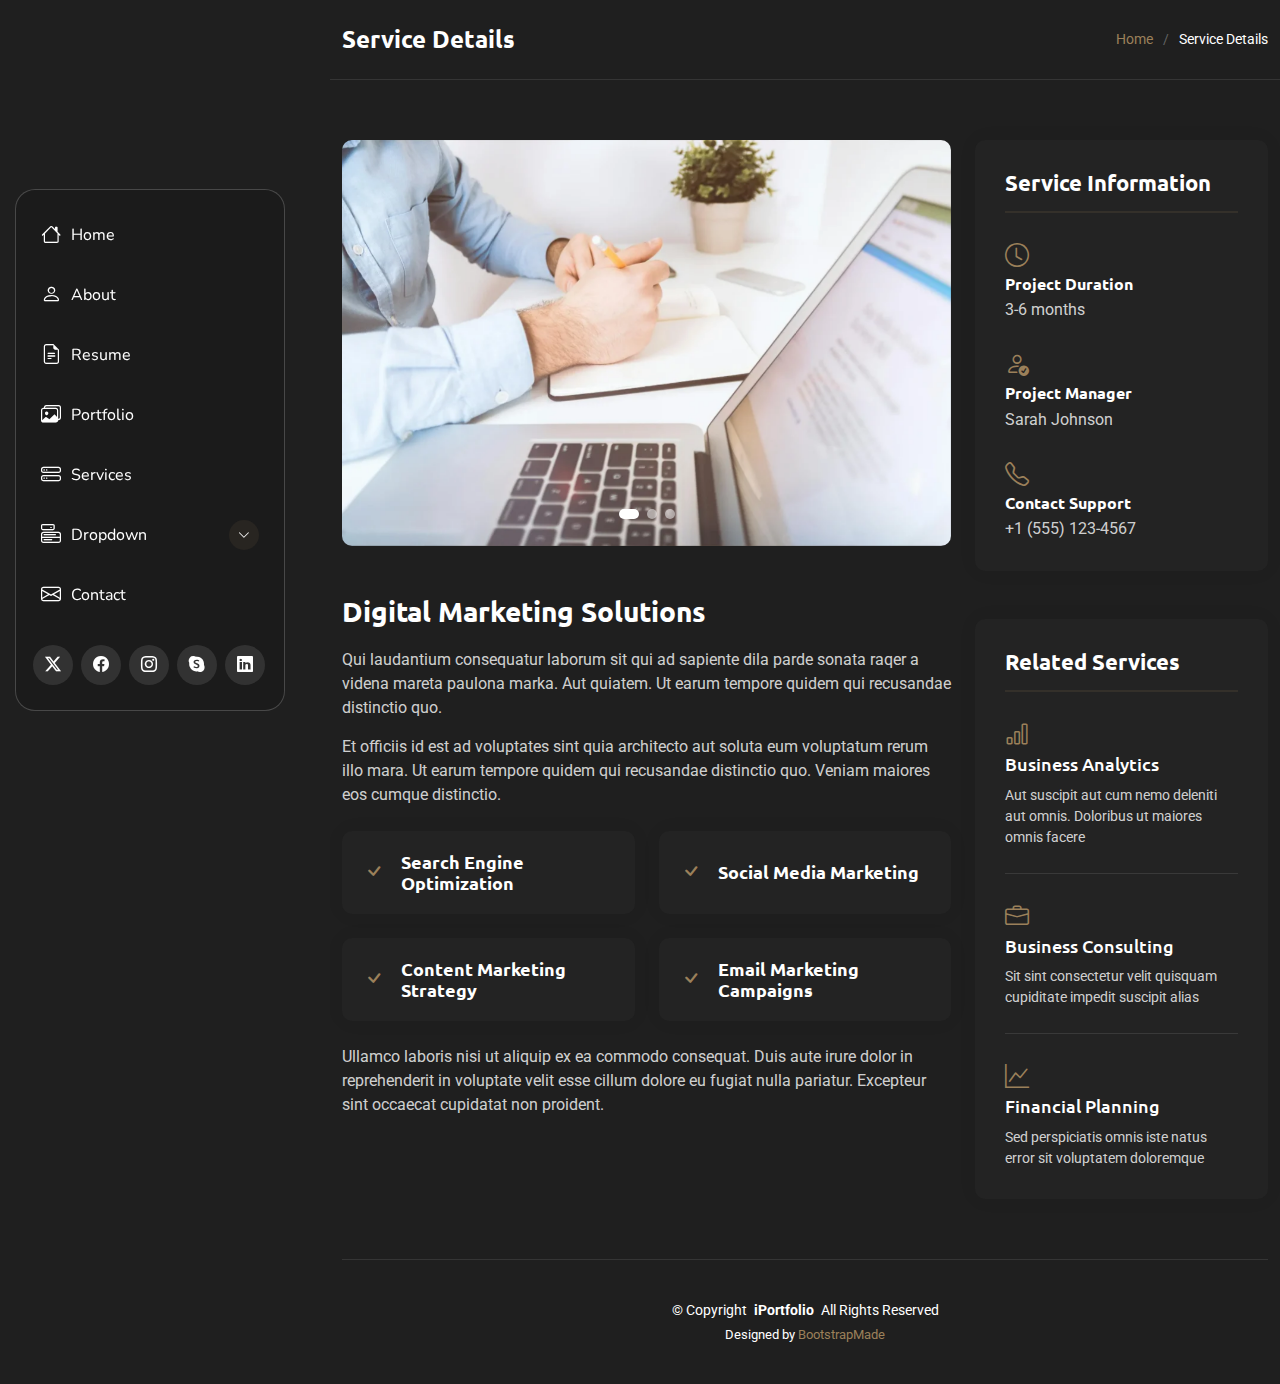
<file: service-details.html>
<!DOCTYPE html>
<html lang="en">

<head>
  <meta charset="utf-8">
  <meta content="width=device-width, initial-scale=1.0" name="viewport">
  <title>Service Details - SnapFolio Bootstrap Template</title>
  <meta name="description" content="">
  <meta name="keywords" content="">

  <!-- Favicons -->
  <link href="assets/img/favicon.png" rel="icon">
  <link href="assets/img/apple-touch-icon.png" rel="apple-touch-icon">

  <!-- Fonts -->
  <link href="https://fonts.googleapis.com" rel="preconnect">
  <link href="https://fonts.gstatic.com" rel="preconnect" crossorigin>
  <link href="https://fonts.googleapis.com/css2?family=Roboto:ital,wght@0,100;0,300;0,400;0,500;0,700;0,900;1,100;1,300;1,400;1,500;1,700;1,900&family=Ubuntu:ital,wght@0,300;0,400;0,500;0,700;1,300;1,400;1,500;1,700&family=Nunito:ital,wght@0,200;0,300;0,400;0,500;0,600;0,700;0,800;0,900;1,200;1,300;1,400;1,500;1,600;1,700;1,800;1,900&display=swap" rel="stylesheet">

  <!-- Vendor CSS Files -->
  <link href="assets/vendor/bootstrap/css/bootstrap.min.css" rel="stylesheet">
  <link href="assets/vendor/bootstrap-icons/bootstrap-icons.css" rel="stylesheet">
  <link href="assets/vendor/aos/aos.css" rel="stylesheet">
  <link href="assets/vendor/glightbox/css/glightbox.min.css" rel="stylesheet">
  <link href="assets/vendor/swiper/swiper-bundle.min.css" rel="stylesheet">

  <!-- Main CSS File -->
  <link href="assets/css/main.css" rel="stylesheet">

  <!-- =======================================================
  * Template Name: SnapFolio
  * Template URL: https://bootstrapmade.com/snapfolio-bootstrap-portfolio-template/
  * Updated: Jun 13 2025 with Bootstrap v5.3.6
  * Author: BootstrapMade.com
  * License: https://bootstrapmade.com/license/
  ======================================================== -->
</head>

<body class="service-details-page">

  <header id="header" class="header dark-background d-flex flex-column justify-content-center">
    <i class="header-toggle d-xl-none bi bi-list"></i>

    <div class="header-container d-flex flex-column align-items-start">
      <nav id="navmenu" class="navmenu">
        <ul>
          <li><a href="#hero"><i class="bi bi-house navicon"></i>Home</a></li>
          <li><a href="#about"><i class="bi bi-person navicon"></i> About</a></li>
          <li><a href="#resume"><i class="bi bi-file-earmark-text navicon"></i> Resume</a></li>
          <li><a href="#portfolio"><i class="bi bi-images navicon"></i> Portfolio</a></li>
          <li><a href="#services"><i class="bi bi-hdd-stack navicon"></i> Services</a></li>
          <li class="dropdown"><a href="#"><i class="bi bi-menu-button navicon"></i> <span>Dropdown</span> <i class="bi bi-chevron-down toggle-dropdown"></i></a>
            <ul>
              <li><a href="#">Dropdown 1</a></li>
              <li class="dropdown"><a href="#"><span>Deep Dropdown</span> <i class="bi bi-chevron-down toggle-dropdown"></i></a>
                <ul>
                  <li><a href="#">Deep Dropdown 1</a></li>
                  <li><a href="#">Deep Dropdown 2</a></li>
                  <li><a href="#">Deep Dropdown 3</a></li>
                  <li><a href="#">Deep Dropdown 4</a></li>
                  <li><a href="#">Deep Dropdown 5</a></li>
                </ul>
              </li>
              <li><a href="#">Dropdown 2</a></li>
              <li><a href="#">Dropdown 3</a></li>
              <li><a href="#">Dropdown 4</a></li>
            </ul>
          </li>
          <li><a href="#contact"><i class="bi bi-envelope navicon"></i> Contact</a></li>
        </ul>
      </nav>

      <div class="social-links text-center">
        <a href="#" class="twitter"><i class="bi bi-twitter-x"></i></a>
        <a href="#" class="facebook"><i class="bi bi-facebook"></i></a>
        <a href="#" class="instagram"><i class="bi bi-instagram"></i></a>
        <a href="#" class="google-plus"><i class="bi bi-skype"></i></a>
        <a href="#" class="linkedin"><i class="bi bi-linkedin"></i></a>
      </div>

    </div>

  </header>

  <main class="main">

    <!-- Page Title -->
    <div class="page-title dark-background">
      <div class="container d-lg-flex justify-content-between align-items-center">
        <h1 class="mb-2 mb-lg-0">Service Details</h1>
        <nav class="breadcrumbs">
          <ol>
            <li><a href="index.html">Home</a></li>
            <li class="current">Service Details</li>
          </ol>
        </nav>
      </div>
    </div><!-- End Page Title -->

    <!-- Service Details Section -->
    <section id="service-details" class="service-details section">

      <div class="container" data-aos="fade-up" data-aos-delay="100">

        <div class="row gy-4">

          <div class="col-lg-8">
            <div class="service-details-slider swiper init-swiper">
              <script type="application/json" class="swiper-config">
                {
                  "loop": true,
                  "speed": 600,
                  "autoplay": {
                    "delay": 5000
                  },
                  "slidesPerView": 1,
                  "pagination": {
                    "el": ".swiper-pagination",
                    "type": "bullets",
                    "clickable": true
                  }
                }
              </script>
              <div class="swiper-wrapper align-items-center">
                <div class="swiper-slide">
                  <img src="assets/img/services/services-1.webp" alt="" class="img-fluid" loading="lazy">
                </div>
                <div class="swiper-slide">
                  <img src="assets/img/services/services-2.webp" alt="" class="img-fluid" loading="lazy">
                </div>
                <div class="swiper-slide">
                  <img src="assets/img/services/services-3.webp" alt="" class="img-fluid" loading="lazy">
                </div>
              </div>
              <div class="swiper-pagination"></div>
            </div>

            <div class="content mt-5">
              <h3>Digital Marketing Solutions</h3>
              <p>
                Qui laudantium consequatur laborum sit qui ad sapiente dila parde sonata raqer a videna mareta paulona marka. Aut quiatem. Ut earum tempore quidem qui recusandae distinctio quo.
              </p>
              <p>
                Et officiis id est ad voluptates sint quia architecto aut soluta eum voluptatum rerum illo mara. Ut earum tempore quidem qui recusandae distinctio quo. Veniam maiores eos cumque distinctio.
              </p>

              <div class="features mt-4">
                <div class="row gy-4">
                  <div class="col-md-6" data-aos="fade-up" data-aos-delay="100">
                    <div class="feature-box d-flex align-items-center">
                      <i class="bi bi-check"></i>
                      <h4>Search Engine Optimization</h4>
                    </div>
                  </div>
                  <div class="col-md-6" data-aos="fade-up" data-aos-delay="200">
                    <div class="feature-box d-flex align-items-center">
                      <i class="bi bi-check"></i>
                      <h4>Social Media Marketing</h4>
                    </div>
                  </div>
                  <div class="col-md-6" data-aos="fade-up" data-aos-delay="300">
                    <div class="feature-box d-flex align-items-center">
                      <i class="bi bi-check"></i>
                      <h4>Content Marketing Strategy</h4>
                    </div>
                  </div>
                  <div class="col-md-6" data-aos="fade-up" data-aos-delay="400">
                    <div class="feature-box d-flex align-items-center">
                      <i class="bi bi-check"></i>
                      <h4>Email Marketing Campaigns</h4>
                    </div>
                  </div>
                </div>
              </div>

              <p class="mt-4">
                Ullamco laboris nisi ut aliquip ex ea commodo consequat. Duis aute irure dolor in reprehenderit in voluptate velit esse cillum dolore eu fugiat nulla pariatur. Excepteur sint occaecat cupidatat non proident.
              </p>
            </div>
          </div>

          <div class="col-lg-4">
            <div class="service-info">
              <h4>Service Information</h4>
              <div class="info-item">
                <i class="bi bi-clock"></i>
                <h5>Project Duration</h5>
                <p>3-6 months</p>
              </div>
              <div class="info-item">
                <i class="bi bi-person-check"></i>
                <h5>Project Manager</h5>
                <p>Sarah Johnson</p>
              </div>
              <div class="info-item">
                <i class="bi bi-telephone"></i>
                <h5>Contact Support</h5>
                <p>+1 (555) 123-4567</p>
              </div>
            </div>

            <div class="related-services mt-5">
              <h4>Related Services</h4>
              <div class="service-item">
                <i class="bi bi-bar-chart"></i>
                <h5><a href="#">Business Analytics</a></h5>
                <p>Aut suscipit aut cum nemo deleniti aut omnis. Doloribus ut maiores omnis facere</p>
              </div>
              <div class="service-item">
                <i class="bi bi-briefcase"></i>
                <h5><a href="#">Business Consulting</a></h5>
                <p>Sit sint consectetur velit quisquam cupiditate impedit suscipit alias</p>
              </div>
              <div class="service-item">
                <i class="bi bi-graph-up"></i>
                <h5><a href="#">Financial Planning</a></h5>
                <p>Sed perspiciatis omnis iste natus error sit voluptatem doloremque</p>
              </div>
            </div>
          </div>

        </div>

      </div>

    </section><!-- /Service Details Section -->

  </main>

  <footer id="footer" class="footer position-relative">

    <div class="container">
      <div class="copyright text-center ">
        <p>© <span>Copyright</span> <strong class="px-1 sitename">iPortfolio</strong> <span>All Rights Reserved</span></p>
      </div>
      <div class="credits">
        <!-- All the links in the footer should remain intact. -->
        <!-- You can delete the links only if you've purchased the pro version. -->
        <!-- Licensing information: https://bootstrapmade.com/license/ -->
        <!-- Purchase the pro version with working PHP/AJAX contact form: [buy-url] -->
        Designed by <a href="https://bootstrapmade.com/">BootstrapMade</a>
      </div>
    </div>

  </footer>

  <!-- Scroll Top -->
  <a href="#" id="scroll-top" class="scroll-top d-flex align-items-center justify-content-center"><i class="bi bi-arrow-up-short"></i></a>

  <!-- Preloader -->
  <div id="preloader"></div>

  <!-- Vendor JS Files -->
  <script src="assets/vendor/bootstrap/js/bootstrap.bundle.min.js"></script>
  <script src="assets/vendor/php-email-form/validate.js"></script>
  <script src="assets/vendor/aos/aos.js"></script>
  <script src="assets/vendor/typed.js/typed.umd.js"></script>
  <script src="assets/vendor/purecounter/purecounter_vanilla.js"></script>
  <script src="assets/vendor/waypoints/noframework.waypoints.js"></script>
  <script src="assets/vendor/isotope-layout/isotope.pkgd.min.js"></script>
  <script src="assets/vendor/imagesloaded/imagesloaded.pkgd.min.js"></script>
  <script src="assets/vendor/glightbox/js/glightbox.min.js"></script>
  <script src="assets/vendor/swiper/swiper-bundle.min.js"></script>

  <!-- Main JS File -->
  <script src="assets/js/main.js"></script>

</body>

</html>
</file>
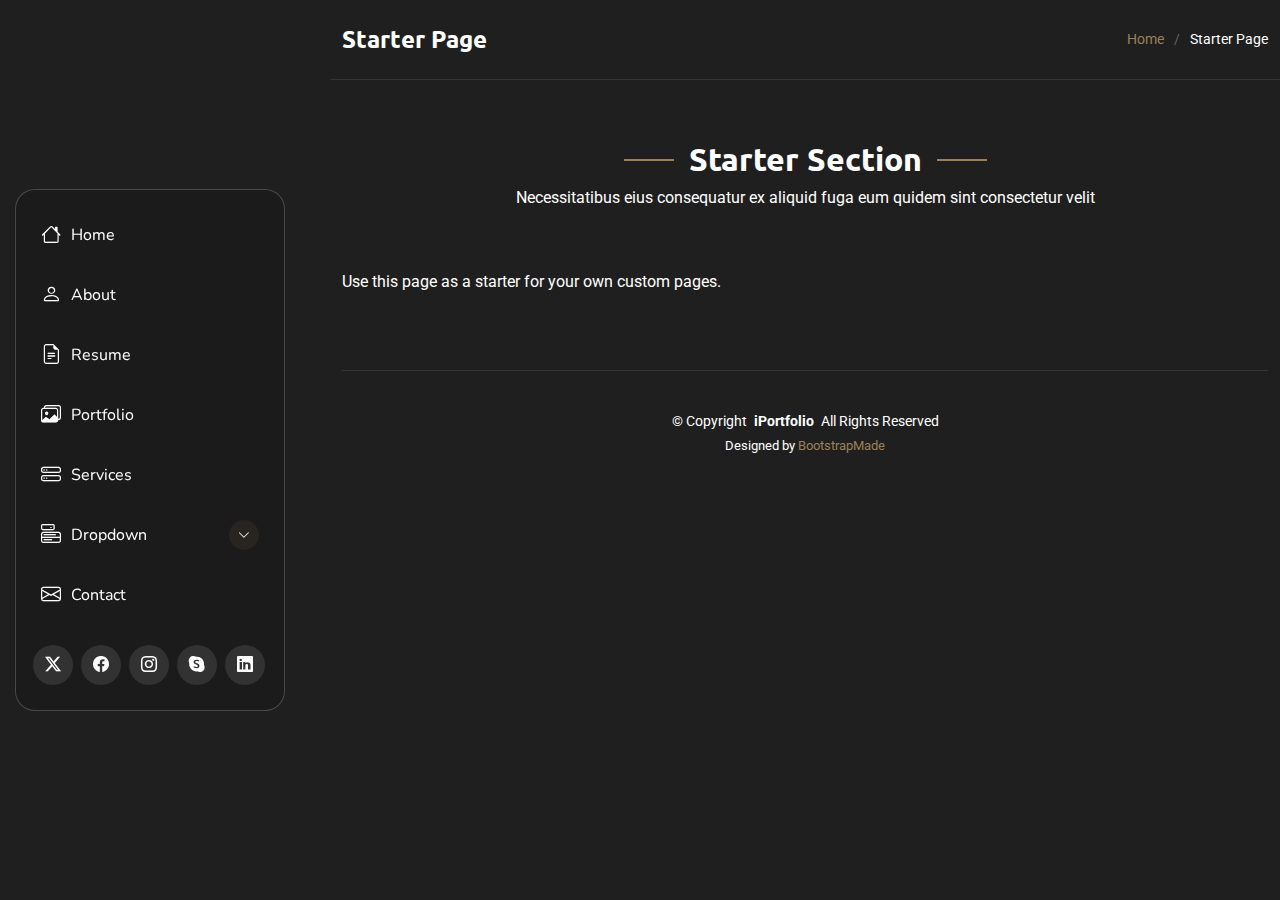
<file: starter-page.html>
<!DOCTYPE html>
<html lang="en">

<head>
  <meta charset="utf-8">
  <meta content="width=device-width, initial-scale=1.0" name="viewport">
  <title>Starter Page - SnapFolio Bootstrap Template</title>
  <meta name="description" content="">
  <meta name="keywords" content="">

  <!-- Favicons -->
  <link href="assets/img/favicon.png" rel="icon">
  <link href="assets/img/apple-touch-icon.png" rel="apple-touch-icon">

  <!-- Fonts -->
  <link href="https://fonts.googleapis.com" rel="preconnect">
  <link href="https://fonts.gstatic.com" rel="preconnect" crossorigin>
  <link href="https://fonts.googleapis.com/css2?family=Roboto:ital,wght@0,100;0,300;0,400;0,500;0,700;0,900;1,100;1,300;1,400;1,500;1,700;1,900&family=Ubuntu:ital,wght@0,300;0,400;0,500;0,700;1,300;1,400;1,500;1,700&family=Nunito:ital,wght@0,200;0,300;0,400;0,500;0,600;0,700;0,800;0,900;1,200;1,300;1,400;1,500;1,600;1,700;1,800;1,900&display=swap" rel="stylesheet">

  <!-- Vendor CSS Files -->
  <link href="assets/vendor/bootstrap/css/bootstrap.min.css" rel="stylesheet">
  <link href="assets/vendor/bootstrap-icons/bootstrap-icons.css" rel="stylesheet">
  <link href="assets/vendor/aos/aos.css" rel="stylesheet">
  <link href="assets/vendor/glightbox/css/glightbox.min.css" rel="stylesheet">
  <link href="assets/vendor/swiper/swiper-bundle.min.css" rel="stylesheet">

  <!-- Main CSS File -->
  <link href="assets/css/main.css" rel="stylesheet">

  <!-- =======================================================
  * Template Name: SnapFolio
  * Template URL: https://bootstrapmade.com/snapfolio-bootstrap-portfolio-template/
  * Updated: Jun 13 2025 with Bootstrap v5.3.6
  * Author: BootstrapMade.com
  * License: https://bootstrapmade.com/license/
  ======================================================== -->
</head>

<body class="starter-page-page">

  <header id="header" class="header dark-background d-flex flex-column justify-content-center">
    <i class="header-toggle d-xl-none bi bi-list"></i>

    <div class="header-container d-flex flex-column align-items-start">
      <nav id="navmenu" class="navmenu">
        <ul>
          <li><a href="#hero"><i class="bi bi-house navicon"></i>Home</a></li>
          <li><a href="#about"><i class="bi bi-person navicon"></i> About</a></li>
          <li><a href="#resume"><i class="bi bi-file-earmark-text navicon"></i> Resume</a></li>
          <li><a href="#portfolio"><i class="bi bi-images navicon"></i> Portfolio</a></li>
          <li><a href="#services"><i class="bi bi-hdd-stack navicon"></i> Services</a></li>
          <li class="dropdown"><a href="#"><i class="bi bi-menu-button navicon"></i> <span>Dropdown</span> <i class="bi bi-chevron-down toggle-dropdown"></i></a>
            <ul>
              <li><a href="#">Dropdown 1</a></li>
              <li class="dropdown"><a href="#"><span>Deep Dropdown</span> <i class="bi bi-chevron-down toggle-dropdown"></i></a>
                <ul>
                  <li><a href="#">Deep Dropdown 1</a></li>
                  <li><a href="#">Deep Dropdown 2</a></li>
                  <li><a href="#">Deep Dropdown 3</a></li>
                  <li><a href="#">Deep Dropdown 4</a></li>
                  <li><a href="#">Deep Dropdown 5</a></li>
                </ul>
              </li>
              <li><a href="#">Dropdown 2</a></li>
              <li><a href="#">Dropdown 3</a></li>
              <li><a href="#">Dropdown 4</a></li>
            </ul>
          </li>
          <li><a href="#contact"><i class="bi bi-envelope navicon"></i> Contact</a></li>
        </ul>
      </nav>

      <div class="social-links text-center">
        <a href="#" class="twitter"><i class="bi bi-twitter-x"></i></a>
        <a href="#" class="facebook"><i class="bi bi-facebook"></i></a>
        <a href="#" class="instagram"><i class="bi bi-instagram"></i></a>
        <a href="#" class="google-plus"><i class="bi bi-skype"></i></a>
        <a href="#" class="linkedin"><i class="bi bi-linkedin"></i></a>
      </div>

    </div>

  </header>

  <main class="main">

    <!-- Page Title -->
    <div class="page-title dark-background">
      <div class="container d-lg-flex justify-content-between align-items-center">
        <h1 class="mb-2 mb-lg-0">Starter Page</h1>
        <nav class="breadcrumbs">
          <ol>
            <li><a href="index.html">Home</a></li>
            <li class="current">Starter Page</li>
          </ol>
        </nav>
      </div>
    </div><!-- End Page Title -->

    <!-- Starter Section Section -->
    <section id="starter-section" class="starter-section section">

      <!-- Section Title -->
      <div class="container section-title" data-aos="fade-up">
        <h2>Starter Section</h2>
        <p>Necessitatibus eius consequatur ex aliquid fuga eum quidem sint consectetur velit</p>
      </div><!-- End Section Title -->

      <div class="container" data-aos="fade-up">
        <p>Use this page as a starter for your own custom pages.</p>
      </div>

    </section><!-- /Starter Section Section -->

  </main>

  <footer id="footer" class="footer position-relative">

    <div class="container">
      <div class="copyright text-center ">
        <p>© <span>Copyright</span> <strong class="px-1 sitename">iPortfolio</strong> <span>All Rights Reserved</span></p>
      </div>
      <div class="credits">
        <!-- All the links in the footer should remain intact. -->
        <!-- You can delete the links only if you've purchased the pro version. -->
        <!-- Licensing information: https://bootstrapmade.com/license/ -->
        <!-- Purchase the pro version with working PHP/AJAX contact form: [buy-url] -->
        Designed by <a href="https://bootstrapmade.com/">BootstrapMade</a>
      </div>
    </div>

  </footer>

  <!-- Scroll Top -->
  <a href="#" id="scroll-top" class="scroll-top d-flex align-items-center justify-content-center"><i class="bi bi-arrow-up-short"></i></a>

  <!-- Preloader -->
  <div id="preloader"></div>

  <!-- Vendor JS Files -->
  <script src="assets/vendor/bootstrap/js/bootstrap.bundle.min.js"></script>
  <script src="assets/vendor/php-email-form/validate.js"></script>
  <script src="assets/vendor/aos/aos.js"></script>
  <script src="assets/vendor/typed.js/typed.umd.js"></script>
  <script src="assets/vendor/purecounter/purecounter_vanilla.js"></script>
  <script src="assets/vendor/waypoints/noframework.waypoints.js"></script>
  <script src="assets/vendor/isotope-layout/isotope.pkgd.min.js"></script>
  <script src="assets/vendor/imagesloaded/imagesloaded.pkgd.min.js"></script>
  <script src="assets/vendor/glightbox/js/glightbox.min.js"></script>
  <script src="assets/vendor/swiper/swiper-bundle.min.js"></script>

  <!-- Main JS File -->
  <script src="assets/js/main.js"></script>

</body>

</html>
</file>
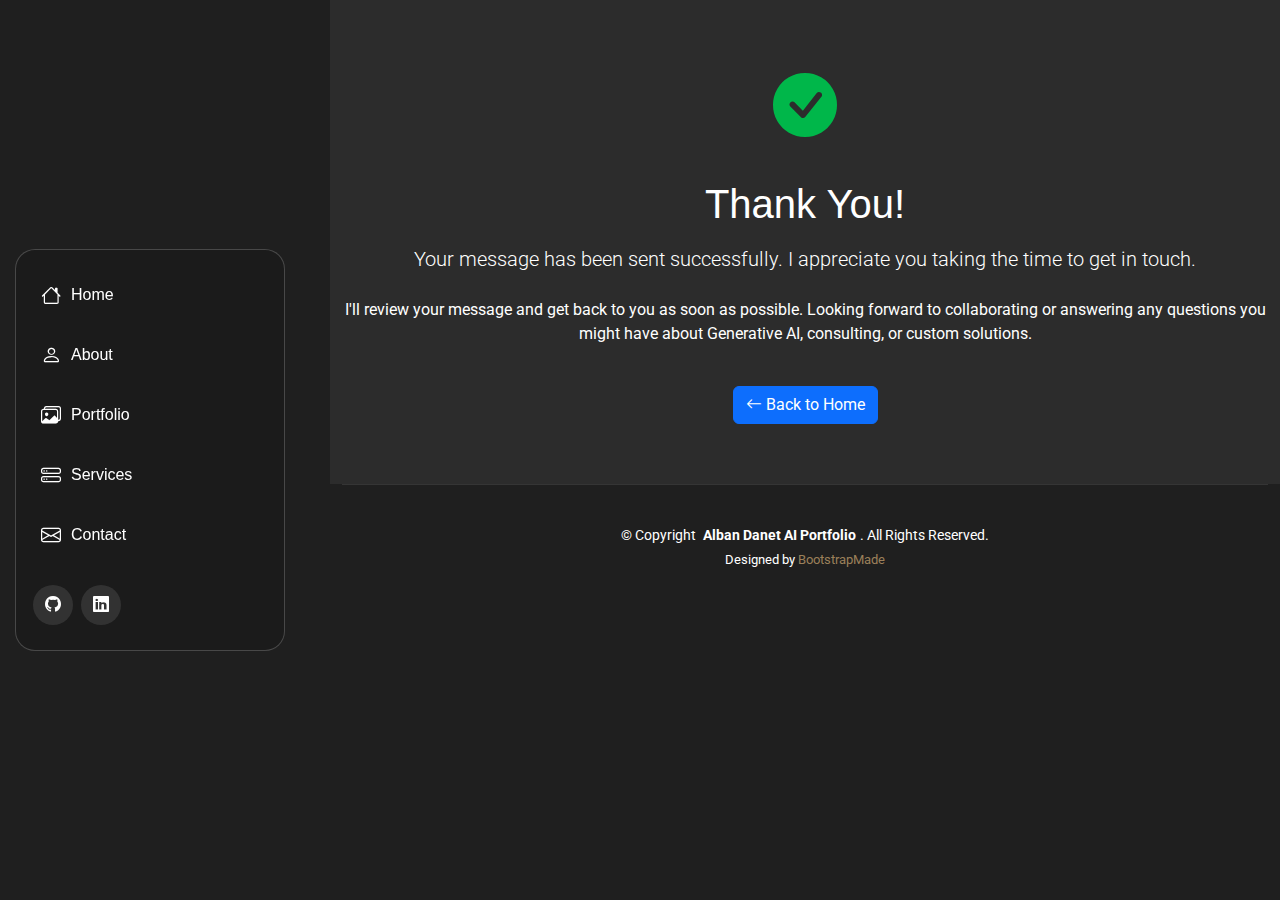
<file: thanks.html>
<!DOCTYPE html>
<html lang="en">

<head>
  <meta charset="utf-8">
  <meta content="width=device-width, initial-scale=1.0" name="viewport">
  <title>Thank You - Alban Danet AI Portfolio</title>
  <meta name="description" content="Thank you for getting in touch">
  <meta name="keywords" content="">

  <!-- Favicons -->
  <link href="assets/img/adicon.png" rel="icon">
  <link href="assets/img/apple-touch-adicon.png" rel="apple-touch-icon">

  <!-- Fonts -->
  <link href="https://fonts.googleapis.com" rel="preconnect">
  <link href="https://fonts.gstatic.com" rel="preconnect" crossorigin>
  <link href="https://fonts.googleapis.com/css2?family=Roboto:wght@400;700&display=swap" rel="stylesheet">

  <!-- Vendor CSS Files -->
  <link href="assets/vendor/bootstrap/css/bootstrap.min.css" rel="stylesheet">
  <link href="assets/vendor/bootstrap-icons/bootstrap-icons.css" rel="stylesheet">
  <link href="assets/vendor/aos/aos.css" rel="stylesheet">
  <link href="assets/vendor/glightbox/css/glightbox.min.css" rel="stylesheet">
  <link href="assets/vendor/swiper/swiper-bundle.min.css" rel="stylesheet">

  <!-- Main CSS File -->
  <link href="assets/css/main.css" rel="stylesheet">
</head>

<body class="service-details-page">

  <header id="header" class="header dark-background d-flex flex-column justify-content-center">
    <i class="header-toggle d-xl-none bi bi-list"></i>
    <div class="header-container d-flex flex-column align-items-start">
      <nav id="navmenu" class="navmenu">
        <ul>
          <li><a href="index.html"><i class="bi bi-house navicon"></i> Home</a></li>
          <li><a href="index.html#about"><i class="bi bi-person navicon"></i> About</a></li>
          <li><a href="index.html#portfolio"><i class="bi bi-images navicon"></i> Portfolio</a></li>
          <li><a href="index.html#services"><i class="bi bi-hdd-stack navicon"></i> Services</a></li>
          <li><a href="index.html#contact"><i class="bi bi-envelope navicon"></i> Contact</a></li>
        </ul>
      </nav>
      <div class="social-links text-center">
        <a href="https://github.com/albiche" target="_blank"><i class="bi bi-github"></i></a>
        <a href="https://www.linkedin.com/in/alban-danet" target="_blank"><i class="bi bi-linkedin"></i></a>
      </div>
    </div>
  </header>

  <main class="main">

    <!-- Thank You Section -->
    <section id="thanks" class="service-details section light-background">
      <div class="container" data-aos="fade-up" data-aos-delay="100">

        <div class="text-center">
          <div class="icon-box mb-4">
            <i class="bi bi-check-circle-fill" style="font-size: 4rem; color: #00b74a;"></i>
          </div>
          <h1 class="mb-3">Thank You!</h1>
          <p class="lead mb-4">Your message has been sent successfully. I appreciate you taking the time to get in touch.</p>
          <p class="mb-4">I'll review your message and get back to you as soon as possible. Looking forward to collaborating or answering any questions you might have about Generative AI, consulting, or custom solutions.</p>
          <a href="index.html" class="btn btn-primary mt-3"><i class="bi bi-arrow-left"></i> Back to Home</a>
        </div>

      </div>
    </section><!-- /Thank You Section -->

  </main>

  <footer id="footer" class="footer position-relative">
    <div class="container">
      <div class="copyright text-center">
        <p>© Copyright <strong class="px-1 sitename">Alban Danet AI Portfolio</strong>. All Rights Reserved.</p>
      </div>
      <div class="credits">
        Designed by <a href="https://bootstrapmade.com/">BootstrapMade</a>
      </div>
    </div>
  </footer>

  <!-- Scroll Top -->
  <a href="#" id="scroll-top" class="scroll-top d-flex align-items-center justify-content-center"><i class="bi bi-arrow-up-short"></i></a>

  <!-- Preloader -->
  <div id="preloader"></div>

  <!-- Vendor JS Files -->
  <script src="assets/vendor/bootstrap/js/bootstrap.bundle.min.js"></script>
  <script src="assets/vendor/aos/aos.js"></script>
  <script src="assets/vendor/swiper/swiper-bundle.min.js"></script>
  <script src="assets/vendor/glightbox/js/glightbox.min.js"></script>
  <script src="assets/js/main.js"></script>

</body>

</html>
</file>
<file: assets/css/main.css>
/**
* Template Name: SnapFolio
* Template URL: https://bootstrapmade.com/snapfolio-bootstrap-portfolio-template/
* Updated: Jun 13 2025 with Bootstrap v5.3.6
* Author: BootstrapMade.com
* License: https://bootstrapmade.com/license/
*/

/*--------------------------------------------------------------
# Font & Color Variables
# Help: https://bootstrapmade.com/color-system/
--------------------------------------------------------------*/
/* Fonts */
:root {
  --default-font: "Roboto",  system-ui, -apple-system, "Segoe UI", Roboto, "Helvetica Neue", Arial, "Noto Sans", "Liberation Sans", sans-serif, "Apple Color Emoji", "Segoe UI Emoji", "Segoe UI Symbol", "Noto Color Emoji";
  --heading-font: "Ubuntu",  sans-serif;
  --nav-font: "Nunito",  sans-serif;
}

/* Global Colors - The following color variables are used throughout the website. Updating them here will change the color scheme of the entire website */
:root { 
  --background-color: #1f1f1f; /* Background color for the entire website, including individual sections */
  --default-color: #ffffff; /* Default color used for the majority of the text content across the entire website */
  --heading-color: #ffffff; /* Color for headings, subheadings and title throughout the website */
  --accent-color: #9b805a; /* Accent color that represents your brand on the website. It's used for buttons, links, and other elements that need to stand out */
  --surface-color: #232323; /* The surface color is used as a background of boxed elements within sections, such as cards, icon boxes, or other elements that require a visual separation from the global background. */
  --contrast-color: #ffffff; /* Contrast color for text, ensuring readability against backgrounds of accent, heading, or default colors. */
}

/* Nav Menu Colors - The following color variables are used specifically for the navigation menu. They are separate from the global colors to allow for more customization options */
:root {
  --nav-color: #ffffff;  /* The default color of the main navmenu links */
  --nav-hover-color: #9b805a; /* Applied to main navmenu links when they are hovered over or active */
  --nav-mobile-background-color: #393939; /* Used as the background color for mobile navigation menu */
  --nav-dropdown-background-color: #393939; /* Used as the background color for dropdown items that appear when hovering over primary navigation items */
  --nav-dropdown-color: #ffffff; /* Used for navigation links of the dropdown items in the navigation menu. */
  --nav-dropdown-hover-color: #9b805a; /* Similar to --nav-hover-color, this color is applied to dropdown navigation links when they are hovered over. */
}

/* Color Presets - These classes override global colors when applied to any section or element, providing reuse of the sam color scheme. */

.light-background {
  --background-color: #2c2c2c;
  --surface-color: #323232;
}

.dark-background {
  --background-color: #040b14;
  --default-color: #ffffff;
  --heading-color: #ffffff;
  --surface-color: #151f2b;
  --contrast-color: #ffffff;
}

/* Smooth scroll */
:root {
  scroll-behavior: smooth;
}

/*--------------------------------------------------------------
# General Styling & Shared Classes
--------------------------------------------------------------*/
body {
  color: var(--default-color);
  background-color: var(--background-color);
  font-family: var(--default-font);
}

a {
  color: var(--accent-color);
  text-decoration: none;
  transition: 0.3s;
}

a:hover {
  color: color-mix(in srgb, var(--accent-color), transparent 25%);
  text-decoration: none;
}

h1,
h2,
h3,
h4,
h5,
h6 {
  color: var(--heading-color);
  font-family: var(--heading-font);
}

/* PHP Email Form Messages
------------------------------*/
.php-email-form .error-message {
  display: none;
  background: #df1529;
  color: #ffffff;
  text-align: left;
  padding: 15px;
  margin-bottom: 24px;
  font-weight: 600;
}

.php-email-form .sent-message {
  display: none;
  color: #ffffff;
  background: #059652;
  text-align: center;
  padding: 15px;
  margin-bottom: 24px;
  font-weight: 600;
}

.php-email-form .loading {
  display: none;
  background: var(--surface-color);
  text-align: center;
  padding: 15px;
  margin-bottom: 24px;
}

.php-email-form .loading:before {
  content: "";
  display: inline-block;
  border-radius: 50%;
  width: 24px;
  height: 24px;
  margin: 0 10px -6px 0;
  border: 3px solid var(--accent-color);
  border-top-color: var(--surface-color);
  animation: php-email-form-loading 1s linear infinite;
}

@keyframes php-email-form-loading {
  0% {
    transform: rotate(0deg);
  }

  100% {
    transform: rotate(360deg);
  }
}

/*--------------------------------------------------------------
# Global Header
--------------------------------------------------------------*/
.header {
  --background-color: #1b1b1b;
  color: var(--default-color);
  position: fixed;
  top: 0;
  left: 0;
  bottom: 0;
  padding: 0 15px;
  width: 300px;
  transition: all ease-in-out 0.3s;
  overflow-y: auto;
  z-index: 997;
}

.header .header-container {
  border-radius: 20px;
  padding: 15px;
  background-color: var(--background-color);
  border: 1px solid color-mix(in srgb, var(--default-color), transparent 80%);
}

.header .social-links {
  margin: 0 0 10px 0;
}

.header .social-links a {
  font-size: 16px;
  display: inline-flex;
  align-items: center;
  justify-content: center;
  background: color-mix(in srgb, var(--default-color), transparent 90%);
  color: var(--default-color);
  margin: 0 2px;
  border-radius: 50%;
  text-align: center;
  width: 40px;
  height: 40px;
  transition: 0.3s;
}

.header .social-links a:hover {
  color: var(--contrast-color);
  background: var(--accent-color);
}

@media (min-width: 1200px) {

  .header~main,
  .header~#footer {
    margin-left: 330px;
  }
}

@media (max-width: 1199px) {
  .header {
    left: -100%;
  }
}

.header.header-show {
  left: 0;
}

.header .header-toggle {
  color: var(--contrast-color);
  background-color: var(--accent-color);
  font-size: 22px;
  display: flex;
  align-items: center;
  justify-content: center;
  width: 40px;
  height: 40px;
  border-radius: 50%;
  cursor: pointer;
  position: fixed;
  top: 15px;
  right: 15px;
  z-index: 9999;
  transition: background-color 0.3s;
}

.header .header-toggle:hover {
  color: var(--contrast-color);
  background-color: color-mix(in srgb, var(--accent-color) 90%, white 15%);
}

/*--------------------------------------------------------------
# Navigation Menu
--------------------------------------------------------------*/
.mobile-nav-toggle {
  display: none;
}

.navmenu {
  padding: 0;
  z-index: 9997;
  width: 100%;
}

.navmenu ul {
  list-style: none;
  padding: 0 0 20px 0;
  margin: 0;
}

.navmenu a,
.navmenu a:focus {
  color: var(--nav-color);
  padding: 15px 10px;
  font-family: var(--nav-font);
  font-size: 16px;
  font-weight: 400;
  display: flex;
  align-items: center;
  white-space: nowrap;
  transition: 0.3s;
  width: 100%;
}

.navmenu a .navicon,
.navmenu a:focus .navicon {
  font-size: 20px;
  margin-right: 10px;
}

.navmenu a .toggle-dropdown,
.navmenu a:focus .toggle-dropdown {
  font-size: 12px;
  line-height: 0;
  margin-left: auto;
  width: 30px;
  height: 30px;
  display: flex;
  align-items: center;
  justify-content: center;
  border-radius: 50%;
  transition: 0.3s;
  flex-shrink: 0;
  background-color: color-mix(in srgb, var(--accent-color), transparent 90%);
}

.navmenu a .toggle-dropdown:hover,
.navmenu a:focus .toggle-dropdown:hover {
  background-color: var(--accent-color);
  color: var(--contrast-color);
}

.navmenu a:hover,
.navmenu .active,
.navmenu .active:focus {
  color: var(--nav-hover-color);
}

.navmenu a:hover .navicon,
.navmenu .active .navicon,
.navmenu .active:focus .navicon {
  color: var(--accent-color);
}

.navmenu .active .toggle-dropdown,
.navmenu .active:focus .toggle-dropdown {
  background-color: var(--accent-color);
  color: var(--contrast-color);
  transform: rotate(180deg);
}

.navmenu .dropdown {
  display: block;
}

.navmenu .dropdown a,
.navmenu .dropdown a:focus {
  color: --nav-dropdown-color;
}

.navmenu .dropdown a:hover,
.navmenu .dropdown .active,
.navmenu .dropdown .active:focus {
  color: var(--nav-dropdown-hover-color);
}

.navmenu .dropdown ul {
  position: static;
  display: none;
  z-index: 99;
  padding: 5px 10px;
  margin: 5px 10px;
  background-color: var(--nav-dropdown-background-color);
  border: 1px solid color-mix(in srgb, var(--default-color), transparent 90%);
  box-shadow: none;
  transition: all 0.5s ease-in-out;
}

.navmenu .dropdown ul ul {
  background-color: rgba(33, 37, 41, 0.1);
}

.navmenu .dropdown>.dropdown-active {
  display: block;
  background-color: rgba(33, 37, 41, 0.03);
}

/*--------------------------------------------------------------
# Global Footer
--------------------------------------------------------------*/
.footer {
  color: var(--default-color);
  background-color: var(--background-color);
  font-size: 14px;
  padding: 0 0 40px 0;
  position: relative;
}

.footer .copyright {
  padding-top: 40px;
  border-top: 1px solid color-mix(in srgb, var(--default-color), transparent 90%);
}

.footer .copyright p {
  margin-bottom: 0;
}

.footer .credits {
  margin-top: 4px;
  font-size: 13px;
  text-align: center;
}

/*--------------------------------------------------------------
# Preloader
--------------------------------------------------------------*/
#preloader {
  position: fixed;
  inset: 0;
  z-index: 999999;
  overflow: hidden;
  background: var(--background-color);
  transition: all 0.6s ease-out;
}

#preloader:before {
  content: "";
  position: fixed;
  top: calc(50% - 30px);
  left: calc(50% - 30px);
  border: 6px solid #ffffff;
  border-color: var(--accent-color) transparent var(--accent-color) transparent;
  border-radius: 50%;
  width: 60px;
  height: 60px;
  animation: animate-preloader 1.5s linear infinite;
}

@keyframes animate-preloader {
  0% {
    transform: rotate(0deg);
  }

  100% {
    transform: rotate(360deg);
  }
}

/*--------------------------------------------------------------
# Scroll Top Button
--------------------------------------------------------------*/
.scroll-top {
  position: fixed;
  visibility: hidden;
  opacity: 0;
  right: 15px;
  bottom: -15px;
  z-index: 99999;
  background-color: var(--accent-color);
  width: 44px;
  height: 44px;
  border-radius: 50px;
  transition: all 0.4s;
}

.scroll-top i {
  font-size: 24px;
  color: var(--contrast-color);
  line-height: 0;
}

.scroll-top:hover {
  background-color: color-mix(in srgb, var(--accent-color), transparent 20%);
  color: var(--contrast-color);
}

.scroll-top.active {
  visibility: visible;
  opacity: 1;
  bottom: 15px;
}

/*--------------------------------------------------------------
# Disable aos animation delay on mobile devices
--------------------------------------------------------------*/
@media screen and (max-width: 768px) {
  [data-aos-delay] {
    transition-delay: 0 !important;
  }
}

/*--------------------------------------------------------------
# Global Page Titles & Breadcrumbs
--------------------------------------------------------------*/
.page-title {
  color: var(--default-color);
  padding: 25px 0 0 0;
  position: relative;
}

.page-title .container {
  border-bottom: 1px solid color-mix(in srgb, var(--default-color), transparent 90%);
  padding-bottom: 25px;
}

.page-title h1 {
  font-size: 24px;
  font-weight: 700;
}

.page-title .breadcrumbs ol {
  display: flex;
  flex-wrap: wrap;
  list-style: none;
  padding: 0;
  margin: 0;
  font-size: 14px;
  font-weight: 400;
}

.page-title .breadcrumbs ol li+li {
  padding-left: 10px;
}

.page-title .breadcrumbs ol li+li::before {
  content: "/";
  display: inline-block;
  padding-right: 10px;
  color: color-mix(in srgb, var(--default-color), transparent 70%);
}

/*--------------------------------------------------------------
# Global Sections
--------------------------------------------------------------*/
section,
.section {
  color: var(--default-color);
  background-color: var(--background-color);
  padding: 60px 0;
  overflow: clip;
}

/*--------------------------------------------------------------
# Global Section Titles
--------------------------------------------------------------*/
.section-title {
  text-align: center;
  padding-bottom: 60px;
  position: relative;
}

.section-title h2 {
  font-size: 32px;
  font-weight: 700;
  position: relative;
}

.section-title h2:before,
.section-title h2:after {
  content: "";
  width: 50px;
  height: 2px;
  background: var(--accent-color);
  display: inline-block;
}

.section-title h2:before {
  margin: 0 15px 10px 0;
}

.section-title h2:after {
  margin: 0 0 10px 15px;
}

.section-title p {
  margin-bottom: 0;
}

/*--------------------------------------------------------------
# Hero Section
--------------------------------------------------------------*/
.hero {
  min-height: 100vh;
  position: relative;
  overflow: hidden;
  display: flex;
  align-items: center;
}

.hero .background-elements {
  position: absolute;
  top: 0;
  left: 0;
  width: 100%;
  height: 100%;
  z-index: 1;
  overflow: hidden;
}

.hero .background-elements .bg-circle {
  position: absolute;
  border-radius: 50%;
  background: linear-gradient(45deg, color-mix(in srgb, var(--accent-color), transparent 90%), color-mix(in srgb, var(--accent-color), transparent 95%));
  animation: float 6s ease-in-out infinite;
}

.hero .background-elements .bg-circle.circle-1 {
  width: 300px;
  height: 300px;
  top: 10%;
  right: 10%;
  animation-delay: 0s;
}

.hero .background-elements .bg-circle.circle-2 {
  width: 200px;
  height: 200px;
  bottom: 20%;
  left: 5%;
  animation-delay: 2s;
}

.hero .hero-content {
  position: relative;
  width: 100%;
  z-index: 2;
}

.hero .container {
  position: relative;
  z-index: 3;
}

.hero .hero-text h1 {
  font-size: 72px;
  font-weight: 800;
  line-height: 1.1;
  margin-bottom: 15px;
  color: var(--heading-color);
}

.hero .hero-text h1 .accent-text {
  color: var(--accent-color);
  position: relative;
}

.hero .hero-text h1 .accent-text::after {
  content: "";
  position: absolute;
  bottom: -5px;
  left: 0;
  width: 100%;
  height: 3px;
  background: linear-gradient(90deg, var(--accent-color), color-mix(in srgb, var(--accent-color), transparent 50%));
}

.hero .hero-text h2 {
  font-size: 32px;
  font-weight: 600;
  color: var(--heading-color);
  margin-bottom: 10px;
}

.hero .hero-text .lead {
  font-size: 24px;
  margin-bottom: 20px;
  color: var(--default-color);
}

.hero .hero-text .lead span {
  color: var(--accent-color);
  font-weight: 600;
  border-bottom: 2px solid var(--accent-color);
  padding-bottom: 2px;
}

.hero .hero-text .description {
  font-size: 18px;
  line-height: 1.6;
  color: color-mix(in srgb, var(--default-color), transparent 20%);
  margin-bottom: 40px;
  max-width: 500px;
}

.hero .hero-actions {
  display: flex;
  gap: 20px;
  margin-bottom: 40px;
  flex-wrap: wrap;
}

.hero .hero-actions .btn {
  padding: 14px 30px;
  font-size: 16px;
  font-weight: 600;
  border-radius: 50px;
  text-decoration: none;
  transition: all 0.3s ease;
  border: 2px solid;
}

.hero .hero-actions .btn.btn-primary {
  background-color: var(--accent-color);
  color: var(--contrast-color);
  border-color: var(--accent-color);
}

.hero .hero-actions .btn.btn-primary:hover {
  background-color: color-mix(in srgb, var(--accent-color), black 10%);
  transform: translateY(-2px);
  box-shadow: 0 8px 25px color-mix(in srgb, var(--accent-color), transparent 70%);
}

.hero .hero-actions .btn.btn-outline {
  background-color: transparent;
  color: var(--accent-color);
  border-color: var(--accent-color);
}

.hero .hero-actions .btn.btn-outline:hover {
  background-color: var(--accent-color);
  color: var(--contrast-color);
  transform: translateY(-2px);
}

.hero .social-links {
  display: flex;
  gap: 20px;
}

.hero .social-links a {
  width: 50px;
  height: 50px;
  display: flex;
  align-items: center;
  justify-content: center;
  background-color: var(--surface-color);
  color: color-mix(in srgb, var(--default-color), transparent 40%);
  border-radius: 50%;
  font-size: 20px;
  transition: all 0.3s ease;
}

.hero .social-links a:hover {
  color: var(--contrast-color);
  background-color: var(--accent-color);
  transform: translateY(-3px);
  box-shadow: 0 8px 25px color-mix(in srgb, var(--accent-color), transparent 70%);
}

.hero .hero-visual {
  display: flex;
  justify-content: center;
  align-items: center;
  height: 100%;
}

.hero .hero-visual .profile-container {
  position: relative;
  width: 400px;
  height: 400px;
}

.hero .hero-visual .profile-container .profile-background {
  position: absolute;
  top: 20px;
  left: 20px;
  width: 100%;
  height: 100%;
  background: linear-gradient(135deg, var(--accent-color), color-mix(in srgb, var(--accent-color), var(--heading-color) 30%));
  border-radius: 30px;
  z-index: 1;
}

.hero .hero-visual .profile-container .profile-image {
  position: relative;
  width: 100%;
  height: 100%;
  object-fit: cover;
  border-radius: 30px;
  z-index: 2;
  box-shadow: 0 20px 40px color-mix(in srgb, var(--default-color), transparent 85%);
}

.hero .hero-visual .profile-container .floating-elements .floating-icon {
  position: absolute;
  width: 60px;
  height: 60px;
  background-color: var(--surface-color);
  border-radius: 50%;
  display: flex;
  align-items: center;
  justify-content: center;
  font-size: 24px;
  color: var(--accent-color);
  box-shadow: 0 8px 25px color-mix(in srgb, var(--default-color), transparent 85%);
  animation: floatIcon 4s ease-in-out infinite;
}

.hero .hero-visual .profile-container .floating-elements .floating-icon.icon-1 {
  top: -10px;
  right: 50px;
  animation-delay: 0s;
}

.hero .hero-visual .profile-container .floating-elements .floating-icon.icon-2 {
  bottom: 80px;
  right: -20px;
  animation-delay: 1s;
}

.hero .hero-visual .profile-container .floating-elements .floating-icon.icon-3 {
  bottom: -10px;
  left: 50px;
  animation-delay: 2s;
}

.hero .hero-visual .profile-container .floating-elements .floating-icon.icon-4 {
  top: 100px;
  left: -20px;
  animation-delay: 3s;
}

@keyframes float {

  0%,
  100% {
    transform: translateY(0px);
  }

  50% {
    transform: translateY(-20px);
  }
}

@keyframes floatIcon {

  0%,
  100% {
    transform: translateY(0px) rotate(0deg);
  }

  50% {
    transform: translateY(-10px) rotate(5deg);
  }
}

@media (max-width: 992px) {
  .hero .hero-text {
    text-align: center;
    margin-bottom: 50px;
  }

  .hero .hero-text h1 {
    font-size: 56px;
  }

  .hero .hero-text h2 {
    font-size: 28px;
  }

  .hero .hero-text .lead {
    font-size: 20px;
  }

  .hero .hero-visual .profile-container {
    width: 350px;
    height: 350px;
  }
}

@media (max-width: 768px) {
  .hero .hero-text h1 {
    font-size: 42px;
  }

  .hero .hero-text h2 {
    font-size: 24px;
  }

  .hero .hero-text .lead {
    font-size: 18px;
  }

  .hero .hero-text .description {
    font-size: 16px;
  }

  .hero .hero-actions {
    justify-content: center;
  }

  .hero .hero-actions .btn {
    padding: 12px 25px;
    font-size: 14px;
  }

  .hero .hero-visual .profile-container {
    width: 300px;
    height: 300px;
  }

  .hero .hero-visual .profile-container .floating-elements .floating-icon {
    width: 50px;
    height: 50px;
    font-size: 20px;
  }

  .hero .background-elements .bg-circle.circle-1 {
    width: 200px;
    height: 200px;
  }

  .hero .background-elements .bg-circle.circle-2 {
    width: 150px;
    height: 150px;
  }

  .hero .background-elements .bg-circle.circle-3 {
    width: 100px;
    height: 100px;
  }
}

/*--------------------------------------------------------------
# About Section
--------------------------------------------------------------*/
.about .profile-card {
  background: linear-gradient(135deg, var(--surface-color) 0%, color-mix(in srgb, var(--surface-color), var(--accent-color) 5%) 100%);
  border-radius: 2rem;
  padding: 2.5rem;
  text-align: center;
  box-shadow: 0 20px 40px rgba(0, 0, 0, 0.08);
  border: 1px solid color-mix(in srgb, var(--accent-color), transparent 90%);
  position: relative;
  overflow: hidden;
}

.about .profile-card::before {
  content: "";
  position: absolute;
  top: 0;
  left: 0;
  right: 0;
  height: 4px;
  background: linear-gradient(90deg, var(--accent-color), color-mix(in srgb, var(--accent-color), var(--heading-color) 30%));
}

@media (max-width: 991px) {
  .about .profile-card {
    margin-bottom: 3rem;
  }
}

.about .profile-header {
  position: relative;
  margin-bottom: 2rem;
}

.about .profile-header .profile-image {
  width: 160px;
  height: 160px;
  margin: 0 auto 1.5rem;
  border-radius: 50%;
  overflow: hidden;
  border: 4px solid var(--accent-color);
  box-shadow: 0 10px 30px rgba(0, 0, 0, 0.15);
}

.about .profile-header .profile-image img {
  width: 100%;
  height: 100%;
  object-fit: cover;
}

.about .profile-header .profile-badge {
  position: absolute;
  bottom: 20px;
  right: calc(50% - 65px);
  width: 32px;
  height: 32px;
  background-color: var(--accent-color);
  border-radius: 50%;
  display: flex;
  align-items: center;
  justify-content: center;
  border: 3px solid var(--surface-color);
}

.about .profile-header .profile-badge i {
  color: var(--contrast-color);
  font-size: 14px;
}

.about .profile-content h3 {
  font-size: 1.5rem;
  font-weight: 700;
  margin-bottom: 0.5rem;
  color: var(--heading-color);
}

.about .profile-content .profession {
  color: var(--accent-color);
  font-weight: 500;
  margin-bottom: 2rem;
}

.about .contact-links {
  display: flex;
  flex-direction: column;
  gap: 1rem;
}

.about .contact-links .contact-item {
  display: flex;
  align-items: center;
  gap: 0.75rem;
  padding: 0.75rem 1rem;
  background-color: color-mix(in srgb, var(--surface-color), var(--background-color) 50%);
  border-radius: 0.75rem;
  text-decoration: none;
  color: var(--default-color);
  transition: all 0.3s;
  border: 1px solid color-mix(in srgb, var(--default-color), transparent 90%);
}

.about .contact-links .contact-item:hover {
  background-color: var(--accent-color);
  color: var(--contrast-color);
  transform: translateY(-2px);
  box-shadow: 0 5px 20px color-mix(in srgb, var(--accent-color), transparent 70%);
}

.about .contact-links .contact-item i {
  font-size: 1rem;
  width: 18px;
}

.about .about-content {
  padding-left: 3rem;
}

@media (max-width: 991px) {
  .about .about-content {
    padding-left: 0;
  }
}

.about .about-content .section-header {
  margin-bottom: 2rem;
}

.about .about-content .section-header .badge-text {
  display: inline-block;
  background: linear-gradient(135deg, var(--accent-color), color-mix(in srgb, var(--accent-color), var(--heading-color) 20%));
  color: var(--contrast-color);
  padding: 0.5rem 1.5rem;
  border-radius: 2rem;
  font-size: 0.875rem;
  font-weight: 600;
  letter-spacing: 0.5px;
  margin-bottom: 1.5rem;
}

.about .about-content .section-header h2 {
  font-size: 2.25rem;
  font-weight: 700;
  line-height: 1.3;
  margin: 0;
}

@media (max-width: 768px) {
  .about .about-content .section-header h2 {
    font-size: 1.875rem;
  }
}

.about .about-content .description {
  margin-bottom: 2.5rem;
}

.about .about-content .description p {
  font-size: 1.1rem;
  line-height: 1.7;
  color: color-mix(in srgb, var(--default-color), transparent 20%);
  margin-bottom: 1.5rem;
}

.about .about-content .description p:last-child {
  margin-bottom: 0;
}

.about .stats-grid {
  display: grid;
  grid-template-columns: repeat(3, 1fr);
  gap: 2rem;
  margin-bottom: 2.5rem;
  padding: 2rem;
  background-color: var(--surface-color);
  border-radius: 1.5rem;
  box-shadow: 0 10px 30px rgba(0, 0, 0, 0.05);
}

@media (max-width: 768px) {
  .about .stats-grid {
    grid-template-columns: 1fr;
    gap: 1.5rem;
    text-align: center;
  }
}

.about .stats-grid .stat-item {
  text-align: center;
}

.about .stats-grid .stat-item .stat-number {
  font-size: 2rem;
  font-weight: 700;
  color: var(--accent-color);
  display: block;
  margin-bottom: 0.5rem;
}

.about .stats-grid .stat-item .stat-label {
  font-size: 0.875rem;
  color: color-mix(in srgb, var(--default-color), transparent 40%);
  font-weight: 500;
}

.about .details-grid {
  margin-bottom: 2.5rem;
}

.about .details-grid .detail-row {
  display: grid;
  grid-template-columns: 1fr 1fr;
  gap: 2rem;
  margin-bottom: 1.5rem;
}

@media (max-width: 768px) {
  .about .details-grid .detail-row {
    grid-template-columns: 1fr;
    gap: 1rem;
  }
}

.about .details-grid .detail-row:last-child {
  margin-bottom: 0;
}

.about .details-grid .detail-item .detail-label {
  display: block;
  font-size: 0.875rem;
  color: color-mix(in srgb, var(--default-color), transparent 50%);
  margin-bottom: 0.5rem;
  font-weight: 500;
}

.about .details-grid .detail-item .detail-value {
  display: block;
  font-weight: 600;
  color: var(--heading-color);
  font-size: 1rem;
}

.about .cta-section {
  display: flex;
  gap: 1rem;
  flex-wrap: wrap;
}

.about .cta-section .btn {
  padding: 0.875rem 2rem;
  border-radius: 0.75rem;
  font-weight: 600;
  text-decoration: none;
  transition: all 0.3s;
  display: inline-flex;
  align-items: center;
  gap: 0.5rem;
  border: 2px solid transparent;
}

.about .cta-section .btn.btn-primary {
  background-color: var(--accent-color);
  color: var(--contrast-color);
}

.about .cta-section .btn.btn-primary:hover {
  background-color: color-mix(in srgb, var(--accent-color), black 15%);
  transform: translateY(-2px);
  box-shadow: 0 10px 30px color-mix(in srgb, var(--accent-color), transparent 60%);
}

.about .cta-section .btn.btn-outline {
  background-color: transparent;
  color: var(--default-color);
  border-color: color-mix(in srgb, var(--default-color), transparent 70%);
}

.about .cta-section .btn.btn-outline:hover {
  border-color: var(--accent-color);
  transform: translateY(-2px);
}

/*--------------------------------------------------------------
# Stats Section
--------------------------------------------------------------*/
.stats .stats-wrapper {
  display: grid;
  grid-template-columns: repeat(4, 1fr);
  gap: 20px;
}

@media (max-width: 992px) {
  .stats .stats-wrapper {
    grid-template-columns: repeat(2, 1fr);
  }
}

@media (max-width: 576px) {
  .stats .stats-wrapper {
    grid-template-columns: 1fr;
  }
}

.stats .stats-item {
  background: linear-gradient(135deg, color-mix(in srgb, var(--surface-color), transparent 5%), var(--surface-color));
  border-radius: 15px;
  padding: 40px 20px;
  text-align: center;
  position: relative;
  transition: transform 0.3s ease, box-shadow 0.3s ease;
  box-shadow: 0 10px 30px rgba(0, 0, 0, 0.05);
  overflow: hidden;
}

.stats .stats-item:hover {
  transform: translateY(-10px);
  box-shadow: 0 15px 35px rgba(0, 0, 0, 0.1);
}

.stats .stats-item:hover .icon-wrapper {
  transform: scale(1.1);
}

.stats .stats-item:nth-child(1) .icon-wrapper {
  background-color: color-mix(in srgb, var(--accent-color), transparent 85%);
}

.stats .stats-item:nth-child(1) .icon-wrapper i {
  color: color-mix(in srgb, var(--accent-color), transparent 10%);
}

.stats .stats-item:nth-child(2) .icon-wrapper {
  background-color: color-mix(in srgb, #ff7e00, transparent 85%);
}

.stats .stats-item:nth-child(2) .icon-wrapper i {
  color: color-mix(in srgb, #ff7e00, transparent 10%);
}

.stats .stats-item:nth-child(3) .icon-wrapper {
  background-color: color-mix(in srgb, #00c875, transparent 85%);
}

.stats .stats-item:nth-child(3) .icon-wrapper i {
  color: color-mix(in srgb, #00c875, transparent 10%);
}

.stats .stats-item:nth-child(4) .icon-wrapper {
  background-color: color-mix(in srgb, #e83e8c, transparent 85%);
}

.stats .stats-item:nth-child(4) .icon-wrapper i {
  color: color-mix(in srgb, #e83e8c, transparent 10%);
}

.stats .stats-item .icon-wrapper {
  width: 80px;
  height: 80px;
  border-radius: 50%;
  display: flex;
  align-items: center;
  justify-content: center;
  margin: 0 auto 20px;
  transition: transform 0.3s ease;
}

.stats .stats-item .icon-wrapper i {
  font-size: 36px;
}

.stats .stats-item span {
  display: block;
  font-size: 48px;
  font-weight: 700;
  color: var(--heading-color);
  margin-bottom: 10px;
  line-height: 1;
  font-family: var(--heading-font);
}

.stats .stats-item p {
  color: var(--default-color);
  font-size: 18px;
  margin: 0;
  font-weight: 500;
  font-family: var(--heading-font);
  opacity: 0.8;
}

/*--------------------------------------------------------------
# Skills Section
--------------------------------------------------------------*/
.skills .skills-category {
  background-color: var(--surface-color);
  padding: 30px;
  border-radius: 8px;
  box-shadow: 0 0 20px rgba(0, 0, 0, 0.05);
  height: 100%;
  transition: transform 0.3s;
}

.skills .skills-category:hover {
  transform: translateY(-5px);
}

.skills .skills-category h3 {
  font-size: 24px;
  margin-bottom: 25px;
  position: relative;
  padding-bottom: 15px;
}

.skills .skills-category h3:after {
  content: "";
  position: absolute;
  bottom: 0;
  left: 0;
  width: 50px;
  height: 2px;
  background-color: var(--accent-color);
}

.skills .skill-item {
  margin-bottom: 25px;
}

.skills .skill-item:last-child {
  margin-bottom: 0;
}

.skills .skill-item h4 {
  font-size: 16px;
  margin-bottom: 8px;
}

.skills .skill-item .skill-percentage {
  font-size: 14px;
  color: color-mix(in srgb, var(--heading-color), transparent 30%);
}

.skills .skill-item .progress {
  height: 8px;
  background-color: color-mix(in srgb, var(--accent-color), transparent 90%);
  border-radius: 20px;
  overflow: hidden;
  position: relative;
}

.skills .skill-item .progress .progress-bar {
  background-color: var(--accent-color);
  transition: width 1.5s ease-in-out;
  width: 0;
  height: 100%;
  border-radius: 20px;
}

.skills .skill-item .skill-tooltip {
  font-size: 14px;
  color: color-mix(in srgb, var(--default-color), transparent 30%);
  margin-top: 8px;
  opacity: 0;
  transform: translateY(-5px);
  transition: all 0.3s;
}

.skills .skill-item:hover .skill-tooltip {
  opacity: 1;
  transform: translateY(0);
}

.skills .skill-box {
  background-color: var(--surface-color);
  padding: 25px 20px;
  border-radius: 8px;
  text-align: center;
  transition: all 0.3s;
  height: 100%;
  position: relative;
  overflow: hidden;
  box-shadow: 0 0 15px rgba(0, 0, 0, 0.05);
}

.skills .skill-box:hover {
  transform: translateY(-5px);
}

.skills .skill-box:hover i {
  color: var(--accent-color);
  transform: scale(1.1);
}

.skills .skill-box:hover .skill-tooltip {
  opacity: 1;
  transform: translateY(0);
}

.skills .skill-box i {
  font-size: 36px;
  color: color-mix(in srgb, var(--accent-color), transparent 20%);
  margin-bottom: 15px;
  display: inline-block;
  transition: all 0.3s;
}

.skills .skill-box h4 {
  font-size: 18px;
  margin-bottom: 10px;
}

.skills .skill-box .skill-tooltip {
  font-size: 14px;
  color: color-mix(in srgb, var(--default-color), transparent 30%);
  opacity: 0;
  transform: translateY(5px);
  transition: all 0.3s;
}

@media (max-width: 991.98px) {
  .skills .skills-category {
    margin-bottom: 30px;
  }

  .skills .skills-category:last-child {
    margin-bottom: 0;
  }
}

@media (max-width: 767.98px) {
  .skills .skill-box {
    margin-bottom: 20px;
  }

  .skills .skill-box:last-child {
    margin-bottom: 0;
  }
}

/*--------------------------------------------------------------
# Resume Section
--------------------------------------------------------------*/
.resume .resume-side {
  background-color: var(--surface-color);
  padding: 2rem;
  border-radius: 10px;
  box-shadow: 0 0 20px rgba(0, 0, 0, 0.1);
  height: 100%;
}

.resume .resume-side .profile-img {
  text-align: center;
}

.resume .resume-side .profile-img img {
  width: 200px;
  height: 200px;
  object-fit: cover;
  border: 5px solid color-mix(in srgb, var(--accent-color), transparent 85%);
  border-radius: 50%;
}

.resume .resume-side h3 {
  font-size: 1.5rem;
  margin-bottom: 1rem;
  color: var(--heading-color);
  font-weight: 600;
}

.resume .resume-side .contact-info li {
  margin-bottom: 1rem;
  color: var(--default-color);
}

.resume .resume-side .contact-info li i {
  width: 25px;
  color: var(--accent-color);
  margin-right: 0.5rem;
}

.resume .resume-side .skill-item {
  margin-bottom: 1.5rem;
}

.resume .resume-side .skill-item span {
  font-size: 0.9rem;
  color: var(--default-color);
}

.resume .resume-side .skill-item .progress {
  height: 8px;
  background-color: color-mix(in srgb, var(--accent-color), transparent 90%);
  border-radius: 4px;
  margin-top: 0.5rem;
}

.resume .resume-side .skill-item .progress .progress-bar {
  background-color: var(--accent-color);
  width: 0;
  transition: width 1s ease;
}

.resume .resume-section {
  margin-bottom: 3rem;
}

.resume .resume-section h3 {
  font-size: 1.75rem;
  margin-bottom: 1.5rem;
  color: var(--heading-color);
  font-weight: 600;
}

.resume .resume-section h3 i {
  color: var(--accent-color);
}

.resume .resume-section .resume-item {
  padding-left: 1.5rem;
  border-left: 2px solid color-mix(in srgb, var(--accent-color), transparent 80%);
  margin-bottom: 2rem;
  position: relative;
}

.resume .resume-section .resume-item:before {
  content: "";
  position: absolute;
  width: 16px;
  height: 16px;
  border-radius: 50%;
  left: -9px;
  top: 0;
  background: var(--accent-color);
}

.resume .resume-section .resume-item h4 {
  font-size: 1.2rem;
  margin-bottom: 0.5rem;
  color: var(--heading-color);
  font-weight: 600;
}

.resume .resume-section .resume-item h5 {
  font-size: 1rem;
  margin-bottom: 0.5rem;
  color: var(--accent-color);
}

.resume .resume-section .resume-item .company {
  font-size: 0.95rem;
  margin-bottom: 1rem;
  color: var(--heading-color);
}

.resume .resume-section .resume-item .company i {
  margin-right: 0.5rem;
}

.resume .resume-section .resume-item ul {
  padding-left: 1.2rem;
}

.resume .resume-section .resume-item ul li {
  margin-bottom: 0.5rem;
  color: var(--default-color);
}

.resume .resume-section .resume-item p {
  color: var(--default-color);
  margin-bottom: 0;
}

@media (max-width: 991.98px) {
  .resume .resume-side {
    margin-bottom: 2rem;
  }
}

/*--------------------------------------------------------------
# Portfolio Section
--------------------------------------------------------------*/
@media (max-width: 991px) {
  .portfolio .filter-sidebar {
    margin-bottom: 30px;
  }
}

.portfolio .filters-wrapper {
  background-color: color-mix(in srgb, var(--surface-color), var(--default-color) 3%);
  padding: 30px;
  border-radius: 10px;
  box-shadow: 0 5px 25px rgba(0, 0, 0, 0.05);
}

@media (max-width: 991px) {
  .portfolio .filters-wrapper {
    padding: 20px;
  }
}

.portfolio .portfolio-filters {
  padding: 0;
  margin: 0;
  list-style: none;
  display: flex;
  flex-direction: column;
  gap: 10px;
}

@media (max-width: 991px) {
  .portfolio .portfolio-filters {
    flex-direction: row;
    flex-wrap: wrap;
    justify-content: center;
  }
}

.portfolio .portfolio-filters li {
  cursor: pointer;
  padding: 12px 20px;
  font-size: 16px;
  font-weight: 500;
  line-height: 1;
  color: var(--default-color);
  transition: all 0.3s ease-in-out;
  border-radius: 6px;
  background: transparent;
  position: relative;
  border-left: 3px solid transparent;
}

@media (max-width: 991px) {
  .portfolio .portfolio-filters li {
    padding: 8px 16px;
    border: 1px solid color-mix(in srgb, var(--accent-color), transparent 80%);
    border-left-width: 3px;
  }
}

.portfolio .portfolio-filters li:hover {
  color: var(--accent-color);
  background-color: color-mix(in srgb, var(--accent-color), transparent 90%);
  border-left-color: color-mix(in srgb, var(--accent-color), transparent 50%);
}

.portfolio .portfolio-filters li.filter-active {
  color: var(--accent-color);
  background-color: color-mix(in srgb, var(--accent-color), transparent 90%);
  border-left-color: var(--accent-color);
  font-weight: 600;
}

.portfolio .portfolio-wrap {
  transition: 0.4s;
  position: relative;
  overflow: hidden;
  border-radius: 12px;
  box-shadow: 0 5px 20px rgba(0, 0, 0, 0.08);
  height: 100%;
}

.portfolio .portfolio-wrap img {
  transition: transform 0.6s cubic-bezier(0.215, 0.61, 0.355, 1);
  width: 100%;
  height: 350px;
  object-fit: cover;
}

.portfolio .portfolio-wrap .portfolio-info {
  position: absolute;
  bottom: 0;
  left: 0;
  right: 0;
  padding: 25px;
  background: linear-gradient(to top, rgba(0, 0, 0, 0.8) 0%, rgba(0, 0, 0, 0.4) 60%, rgba(0, 0, 0, 0) 100%);
  z-index: 3;
  transition: all 0.4s cubic-bezier(0.215, 0.61, 0.355, 1);
  transform: translateY(20px);
  opacity: 0;
}

.portfolio .portfolio-wrap .portfolio-info .content {
  transition: all 0.4s cubic-bezier(0.215, 0.61, 0.355, 1);
  transform: translateY(20px);
}

.portfolio .portfolio-wrap .portfolio-info .category {
  display: inline-block;
  color: var(--accent-color);
  font-size: 14px;
  font-weight: 500;
  text-transform: uppercase;
  letter-spacing: 1px;
  margin-bottom: 8px;
}

.portfolio .portfolio-wrap .portfolio-info h4 {
  font-size: 20px;
  color: var(--contrast-color);
  font-weight: 700;
  margin-bottom: 15px;
}

.portfolio .portfolio-wrap .portfolio-info .portfolio-links {
  display: flex;
  gap: 12px;
}

.portfolio .portfolio-wrap .portfolio-info .portfolio-links a {
  color: var(--contrast-color);
  width: 40px;
  height: 40px;
  display: flex;
  align-items: center;
  justify-content: center;
  background-color: color-mix(in srgb, var(--accent-color), transparent 30%);
  border-radius: 50%;
  font-size: 18px;
  transition: 0.3s;
}

.portfolio .portfolio-wrap .portfolio-info .portfolio-links a:hover {
  background-color: var(--accent-color);
  transform: translateY(-3px);
}

.portfolio .portfolio-wrap:hover {
  transform: translateY(-5px);
}

.portfolio .portfolio-wrap:hover img {
  transform: scale(1.08);
}

.portfolio .portfolio-wrap:hover .portfolio-info {
  transform: translateY(0);
  opacity: 1;
}

.portfolio .portfolio-wrap:hover .portfolio-info .content {
  transform: translateY(0);
}

/*--------------------------------------------------------------
# Services Section
--------------------------------------------------------------*/
.services .service-header {
  margin-bottom: 60px;
}

.services .service-header .service-intro .service-heading {
  font-size: 48px;
  margin-bottom: 0;
  font-weight: 700;
  line-height: 1.2;
  color: var(--heading-color);
}

.services .service-header .service-intro .service-heading div {
  display: block;
  position: relative;
}

.services .service-header .service-intro .service-heading span {
  display: block;
  color: var(--accent-color);
}

@media (max-width: 992px) {
  .services .service-header .service-intro .service-heading {
    font-size: 36px;
  }
}

@media (max-width: 768px) {
  .services .service-header .service-intro .service-heading {
    font-size: 30px;
    margin-bottom: 20px;
  }
}

.services .service-header .service-summary p {
  margin-bottom: 25px;
  color: var(--default-color);
}

.services .service-header .service-summary .service-btn {
  display: inline-flex;
  align-items: center;
  padding: 12px 30px;
  background-color: var(--accent-color);
  color: var(--contrast-color);
  border-radius: 4px;
  font-weight: 500;
  transition: all 0.3s ease;
}

.services .service-header .service-summary .service-btn i {
  margin-left: 10px;
  transition: transform 0.3s ease;
}

.services .service-header .service-summary .service-btn:hover {
  background-color: color-mix(in srgb, var(--accent-color), transparent 15%);
  color: var(--contrast-color);
}

.services .service-header .service-summary .service-btn:hover i {
  transform: translateX(5px);
}

@media (max-width: 992px) {
  .services .service-header .service-summary {
    margin-top: 30px;
  }
}

.services .service-card {
  padding: 40px 40px 40px 40px;
  margin-bottom: 30px;
  border: 2px solid color-mix(in srgb, var(--accent-color), transparent 90%);
  transition: all 0.3s ease;
}

.services .service-card .service-icon {
  margin-bottom: 25px;
  background-color: color-mix(in srgb, var(--accent-color), transparent 90%);
  display: inline-flex;
  align-items: center;
  justify-content: center;
  border-radius: 10px;
  width: 64px;
  height: 64px;
}

.services .service-card .service-icon i {
  font-size: 32px;
  color: var(--accent-color);
  transition: all 0.3s ease;
}

.services .service-card h3 {
  font-size: 28px;
  margin-bottom: 15px;
  font-weight: 700;
}

.services .service-card h3 a {
  color: var(--heading-color);
  transition: color 0.3s ease;
}

.services .service-card h3 a span {
  display: block;
}

.services .service-card h3 a:hover {
  color: var(--accent-color);
}

.services .service-card p {
  color: var(--default-color);
  transition: color 0.3s ease;
  margin-bottom: 0;
}

.services .service-card .card-action {
  position: absolute;
  top: 0;
  right: 0;
  width: 80px;
  height: 80px;
  display: flex;
  align-items: center;
  justify-content: center;
  background-color: var(--accent-color);
  opacity: 0;
  visibility: hidden;
  transform: translateY(20px);
  transition: all 0.3s ease;
}

.services .service-card .card-action i {
  font-size: 24px;
  color: var(--contrast-color);
  transition: transform 0.3s ease;
}

.services .service-card .card-action:hover i {
  transform: rotate(45deg);
}

.services .service-card::before {
  content: "";
  position: absolute;
  top: 0;
  left: 0;
  right: 0;
  bottom: 0;
  background-color: var(--surface-color);
  clip-path: polygon(70% 0, 100% 30%, 100% 100%, 0 100%, 0 0);
  z-index: -1;
  opacity: 0;
  visibility: hidden;
  transition: all 0.3s ease;
}

.services .service-card:hover {
  border-color: transparent;
}

.services .service-card:hover::before {
  opacity: 1;
  visibility: visible;
  background-color: color-mix(in srgb, var(--accent-color), transparent 90%);
}

.services .service-card:hover h3 a {
  color: var(--accent-color);
}

.services .service-card:hover h3 a:hover {
  color: var(--accent-color);
}

.services .service-card:hover p {
  color: color-mix(in srgb, var(--default-color), transparent 20%);
}

.services .service-card:hover .card-action {
  opacity: 1;
  visibility: visible;
  transform: translateY(0);
}

.services .service-card:hover .service-icon i {
  transform: scale(1.1);
}

@media (max-width: 768px) {
  .services .service-card {
    padding: 150px 25px 25px;
  }

  .services .service-card h3 {
    font-size: 24px;
  }

  .services .service-card .service-icon {
    position: absolute;
    top: 40px;
    left: 25px;
  }
}

@media (max-width: 768px) {
  .services {
    padding: 70px 0 50px;
  }
}

/*--------------------------------------------------------------
# Testimonials Section
--------------------------------------------------------------*/
.testimonials .testimonial-masonry {
  display: grid;
  grid-template-columns: repeat(3, 1fr);
  gap: 2rem;
  position: relative;
}

.testimonials .testimonial-masonry::before {
  content: "";
  position: absolute;
  width: 100%;
  height: 100%;
  background: radial-gradient(circle at center, color-mix(in srgb, var(--accent-color), transparent 95%), transparent);
  opacity: 0.5;
  z-index: -1;
}

.testimonials .testimonial-item:nth-child(3n-1) {
  margin-top: 3rem;
}

.testimonials .testimonial-item:nth-child(3n) {
  margin-top: 1.5rem;
}

.testimonials .testimonial-item.highlight .testimonial-content {
  background-color: color-mix(in srgb, var(--accent-color), transparent 92%);
  border: 1px solid color-mix(in srgb, var(--accent-color), transparent 70%);
}

.testimonials .testimonial-item.highlight .testimonial-content .quote-pattern {
  background-color: color-mix(in srgb, var(--accent-color), transparent 85%);
}

.testimonials .testimonial-item.highlight .testimonial-content .quote-pattern i {
  color: var(--accent-color);
}

.testimonials .testimonial-content {
  background-color: var(--surface-color);
  border-radius: 20px;
  padding: 2rem;
  position: relative;
  transition: all 0.3s ease;
  border: 1px solid color-mix(in srgb, var(--default-color), transparent 92%);
}

.testimonials .testimonial-content:hover {
  transform: translateY(-5px);
}

.testimonials .testimonial-content p {
  font-size: 1rem;
  line-height: 1.7;
  margin: 1.5rem 0;
  position: relative;
}

.testimonials .quote-pattern {
  position: absolute;
  top: -1.25rem;
  left: 2rem;
  width: 2.5rem;
  height: 2.5rem;
  background-color: var(--surface-color);
  border-radius: 50%;
  display: flex;
  align-items: center;
  justify-content: center;
  border: 1px solid color-mix(in srgb, var(--default-color), transparent 92%);
}

.testimonials .quote-pattern i {
  font-size: 1.25rem;
  color: var(--accent-color);
}

.testimonials .client-info {
  display: flex;
  align-items: center;
  gap: 1rem;
  margin-top: 1.5rem;
  padding-top: 1.5rem;
  border-top: 1px solid color-mix(in srgb, var(--default-color), transparent 92%);
}

.testimonials .client-image {
  width: 50px;
  height: 50px;
  border-radius: 50%;
  overflow: hidden;
  flex-shrink: 0;
}

.testimonials .client-image img {
  width: 100%;
  height: 100%;
  object-fit: cover;
}

.testimonials .client-details h3 {
  font-size: 1.125rem;
  margin-bottom: 0.25rem;
}

.testimonials .client-details .position {
  font-size: 0.875rem;
  color: color-mix(in srgb, var(--heading-color), transparent 40%);
}

@media (max-width: 1199.98px) {
  .testimonials .testimonial-masonry {
    grid-template-columns: repeat(2, 1fr);
    gap: 1.5rem;
  }

  .testimonials .testimonial-item:nth-child(3n-1),
  .testimonials .testimonial-item:nth-child(3n) {
    margin-top: 0;
  }

  .testimonials .testimonial-item:nth-child(even) {
    margin-top: 2rem;
  }
}

@media (max-width: 767.98px) {
  .testimonials .testimonial-masonry {
    grid-template-columns: 1fr;
    gap: 2rem;
  }

  .testimonials .testimonial-item:nth-child(even) {
    margin-top: 0;
  }

  .testimonials .testimonial-content {
    padding: 1.5rem;
  }

  .testimonials .testimonial-content p {
    font-size: 0.9375rem;
    margin: 1.25rem 0;
  }

  .testimonials .quote-pattern {
    width: 2.25rem;
    height: 2.25rem;
    top: -1.125rem;
  }

  .testimonials .quote-pattern i {
    font-size: 1.125rem;
  }

  .testimonials .client-info {
    margin-top: 1.25rem;
    padding-top: 1.25rem;
  }

  .testimonials .client-image {
    width: 45px;
    height: 45px;
  }

  .testimonials .client-details h3 {
    font-size: 1rem;
  }

  .testimonials .client-details .position {
    font-size: 0.8125rem;
  }
}

/*--------------------------------------------------------------
# Contact Section
--------------------------------------------------------------*/
.contact .info-box {
  background-color: var(--accent-color);
  color: var(--contrast-color);
  padding: 3rem;
  border-radius: 1rem;
  height: 100%;
}

.contact .info-box h3 {
  color: var(--contrast-color);
  font-size: 2rem;
  margin-bottom: 1rem;
}

@media (max-width: 767.98px) {
  .contact .info-box h3 {
    font-size: 1.75rem;
  }
}

.contact .info-box p {
  opacity: 0.8;
  margin-bottom: 2rem;
}

.contact .info-box a {
  color: var(--contrast-color);
}

@media (max-width: 992px) {
  .contact .info-box {
    padding: 1.5rem;
  }
}

.contact .info-item {
  display: flex;
  gap: 1.5rem;
  margin-bottom: 2rem;
}

.contact .info-item:last-child {
  margin-bottom: 0;
}

.contact .info-item .icon-box {
  width: 3.5rem;
  height: 3.5rem;
  background-color: color-mix(in srgb, var(--contrast-color), transparent 85%);
  border-radius: 50%;
  display: flex;
  align-items: center;
  justify-content: center;
  flex-shrink: 0;
  transition: 0.3s;
}

.contact .info-item .icon-box i {
  font-size: 1.5rem;
  color: var(--contrast-color);
}

.contact .info-item:hover .icon-box {
  background-color: color-mix(in srgb, var(--contrast-color), transparent 70%);
}

.contact .info-item .content h4 {
  color: var(--contrast-color);
  font-size: 1.25rem;
  margin-bottom: 0.5rem;
  font-weight: 700;
}

.contact .info-item .content p {
  margin-bottom: 0.25rem;
  font-size: 0.95rem;
}

.contact .info-item .content p:last-child {
  margin-bottom: 0;
}

.contact .contact-form {
  background-color: var(--surface-color);
  padding: 3rem;
  border-radius: 1rem;
  height: 100%;
  box-shadow: 0 0 25px rgba(0, 0, 0, 0.05);
}

@media (max-width: 992px) {
  .contact .contact-form {
    padding: 1.5rem;
  }
}

.contact .contact-form h3 {
  font-size: 2rem;
  margin-bottom: 1rem;
}

@media (max-width: 768px) {
  .contact .contact-form h3 {
    font-size: 1.75rem;
  }
}

.contact .contact-form p {
  color: color-mix(in srgb, var(--default-color), transparent 25%);
  margin-bottom: 2rem;
}

.contact .contact-form .form-control,
.contact .contact-form .form-select {
  padding: 0.875rem 1.25rem;
  border-color: color-mix(in srgb, var(--default-color), transparent 90%);
  border-radius: 0.5rem;
  background-color: color-mix(in srgb, var(--surface-color) 90%, white 5%);
  color: var(--default-color);
}

.contact .contact-form .form-control:focus,
.contact .contact-form .form-select:focus {
  box-shadow: none;
  border-color: var(--accent-color);
}

.contact .contact-form .form-control::placeholder,
.contact .contact-form .form-select::placeholder {
  color: color-mix(in srgb, var(--default-color), transparent 50%);
}

.contact .contact-form .btn {
  background-color: var(--accent-color);
  color: var(--contrast-color);
  padding: 1rem 2rem;
  border-radius: 2rem;
  display: inline-flex;
  align-items: center;
  gap: 0.5rem;
  transition: 0.3s;
}

.contact .contact-form .btn i {
  font-size: 1.25rem;
}

.contact .contact-form .btn:hover {
  background-color: color-mix(in srgb, var(--accent-color), var(--contrast-color) 20%);
}

/*--------------------------------------------------------------
# Portfolio Details Section
--------------------------------------------------------------*/
.portfolio-details .portfolio-details-slider {
  position: relative;
  overflow: hidden;
  border-radius: 8px;
  box-shadow: 0 0 30px rgba(var(--default-color), 0.1);
}

.portfolio-details .portfolio-details-slider .swiper-wrapper {
  height: auto !important;
}

.portfolio-details .portfolio-details-slider img {
  aspect-ratio: 16/9;
  object-fit: cover;
}

.portfolio-details .portfolio-details-slider .swiper-pagination {
  position: absolute;
  bottom: 20px;
}

.portfolio-details .portfolio-details-slider .swiper-pagination .swiper-pagination-bullet {
  width: 12px;
  height: 12px;
  background-color: var(--contrast-color);
  opacity: 0.5;
  transition: 0.3s;
}

.portfolio-details .portfolio-details-slider .swiper-pagination .swiper-pagination-bullet.swiper-pagination-bullet-active {
  opacity: 1;
  background-color: var(--accent-color);
}

.portfolio-details .portfolio-info {
  padding: 30px;
  background-color: var(--surface-color);
  border-radius: 8px;
  box-shadow: 0 0 30px rgba(var(--default-color), 0.1);
}

.portfolio-details .portfolio-info h3 {
  font-size: 22px;
  font-weight: 700;
  margin-bottom: 20px;
  padding-bottom: 20px;
  border-bottom: 1px solid color-mix(in srgb, var(--default-color), transparent 90%);
}

.portfolio-details .portfolio-info ul {
  padding: 0;
  list-style: none;
}

.portfolio-details .portfolio-info ul li {
  padding: 10px 0;
  border-bottom: 1px solid color-mix(in srgb, var(--default-color), transparent 90%);
}

.portfolio-details .portfolio-info ul li:last-child {
  border-bottom: 0;
}

.portfolio-details .portfolio-info ul li strong {
  font-weight: 600;
  margin-right: 10px;
  color: var(--heading-color);
}

.portfolio-details .portfolio-info ul li a {
  color: var(--accent-color);
  transition: 0.3s;
}

.portfolio-details .portfolio-info ul li a:hover {
  color: color-mix(in srgb, var(--accent-color), transparent 25%);
  text-decoration: underline;
}

.portfolio-details .portfolio-description h2 {
  font-size: 26px;
  font-weight: 700;
  margin-bottom: 20px;
}

.portfolio-details .portfolio-description p {
  padding: 0;
  margin-bottom: 20px;
  color: color-mix(in srgb, var(--default-color), transparent 20%);
}

.portfolio-details .portfolio-description .features h3 {
  font-size: 22px;
  font-weight: 600;
  margin-bottom: 30px;
}

.portfolio-details .portfolio-description .features .feature-item {
  padding: 30px;
  background-color: var(--surface-color);
  border-radius: 8px;
  height: 100%;
  transition: 0.3s;
  box-shadow: 0 0 30px rgba(var(--default-color), 0.1);
}

.portfolio-details .portfolio-description .features .feature-item:hover {
  transform: translateY(-5px);
}

.portfolio-details .portfolio-description .features .feature-item i {
  font-size: 32px;
  color: var(--accent-color);
  margin-bottom: 20px;
  display: inline-block;
}

.portfolio-details .portfolio-description .features .feature-item h4 {
  font-size: 18px;
  font-weight: 600;
  margin-bottom: 15px;
}

.portfolio-details .portfolio-description .features .feature-item p {
  margin: 0;
  font-size: 15px;
}

@media (max-width: 991px) {
  .portfolio-details .portfolio-info {
    margin-top: 20px;
  }
}

@media (max-width: 768px) {
  .portfolio-details .portfolio-description h2 {
    font-size: 24px;
  }
}

/*--------------------------------------------------------------
# Service Details Section
--------------------------------------------------------------*/
.service-details .service-details-slider {
  position: relative;
  overflow: hidden;
  border-radius: 10px;
  z-index: 1;
}

.service-details .service-details-slider .swiper-wrapper {
  height: auto !important;
}

.service-details .service-details-slider .swiper-pagination {
  position: absolute;
  bottom: 20px;
  left: 0;
  right: 0;
  z-index: 2;
}

.service-details .service-details-slider .swiper-pagination .swiper-pagination-bullet {
  width: 10px;
  height: 10px;
  background-color: var(--contrast-color);
  opacity: 0.5;
  transition: 0.3s;
}

.service-details .service-details-slider .swiper-pagination .swiper-pagination-bullet.swiper-pagination-bullet-active {
  opacity: 1;
  width: 20px;
  border-radius: 5px;
}

.service-details .content h3 {
  font-size: 28px;
  font-weight: 700;
  margin-bottom: 20px;
}

.service-details .content p {
  color: color-mix(in srgb, var(--default-color), transparent 20%);
  margin-bottom: 15px;
}

.service-details .content .features .feature-box {
  padding: 20px;
  background: var(--surface-color);
  border-radius: 10px;
  box-shadow: 0 0 20px rgba(0, 0, 0, 0.05);
  height: 100%;
  transition: 0.3s;
}

.service-details .content .features .feature-box:hover {
  transform: translateY(-5px);
}

.service-details .content .features .feature-box i {
  font-size: 24px;
  color: var(--accent-color);
  margin-right: 15px;
}

.service-details .content .features .feature-box h4 {
  font-size: 18px;
  font-weight: 600;
  margin: 0;
}

.service-details .service-info {
  background: var(--surface-color);
  padding: 30px;
  border-radius: 10px;
  box-shadow: 0 0 20px rgba(0, 0, 0, 0.05);
}

.service-details .service-info h4 {
  font-size: 22px;
  font-weight: 700;
  margin-bottom: 25px;
  padding-bottom: 15px;
  border-bottom: 2px solid color-mix(in srgb, var(--accent-color), transparent 85%);
}

.service-details .service-info .info-item {
  margin-bottom: 25px;
}

.service-details .service-info .info-item:last-child {
  margin-bottom: 0;
}

.service-details .service-info .info-item i {
  font-size: 24px;
  color: var(--accent-color);
  margin-bottom: 10px;
}

.service-details .service-info .info-item h5 {
  font-size: 16px;
  font-weight: 600;
  margin-bottom: 5px;
}

.service-details .service-info .info-item p {
  color: color-mix(in srgb, var(--default-color), transparent 20%);
  margin: 0;
}

.service-details .related-services {
  background: var(--surface-color);
  padding: 30px;
  border-radius: 10px;
  box-shadow: 0 0 20px rgba(0, 0, 0, 0.05);
}

.service-details .related-services h4 {
  font-size: 22px;
  font-weight: 700;
  margin-bottom: 25px;
  padding-bottom: 15px;
  border-bottom: 2px solid color-mix(in srgb, var(--accent-color), transparent 85%);
}

.service-details .related-services .service-item {
  margin-bottom: 25px;
  padding-bottom: 25px;
  border-bottom: 1px solid color-mix(in srgb, var(--default-color), transparent 90%);
}

.service-details .related-services .service-item:last-child {
  margin-bottom: 0;
  padding-bottom: 0;
  border-bottom: none;
}

.service-details .related-services .service-item i {
  font-size: 24px;
  color: var(--accent-color);
  margin-bottom: 10px;
}

.service-details .related-services .service-item h5 {
  font-size: 18px;
  margin-bottom: 10px;
}

.service-details .related-services .service-item h5 a {
  color: var(--heading-color);
  transition: 0.3s;
}

.service-details .related-services .service-item h5 a:hover {
  color: var(--accent-color);
}

.service-details .related-services .service-item p {
  color: color-mix(in srgb, var(--default-color), transparent 20%);
  margin: 0;
  font-size: 14px;
}

@media (max-width: 991px) {

  .service-details .service-info,
  .service-details .related-services {
    margin-top: 30px;
  }
}

/*--------------------------------------------------------------
# Starter Section Section
--------------------------------------------------------------*/
.starter-section {
  /* Add your styles here */
}
</file>
